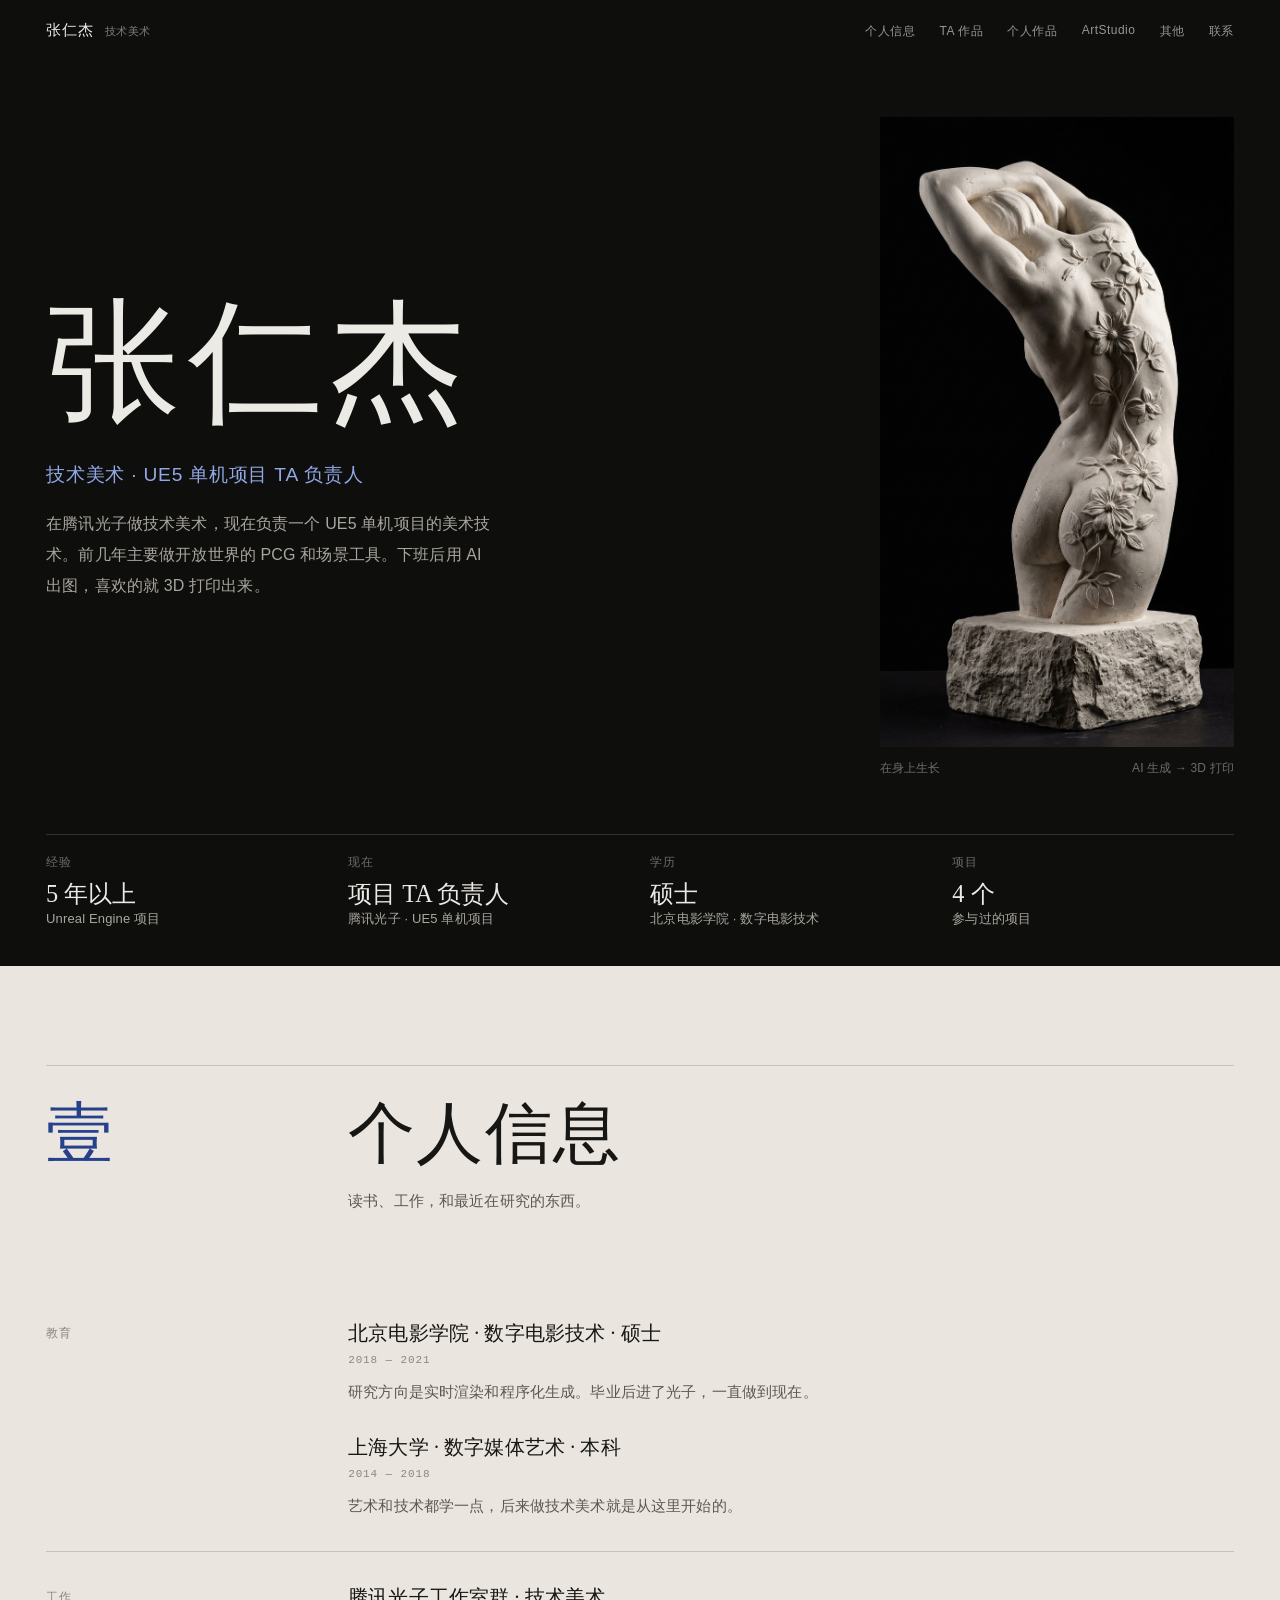
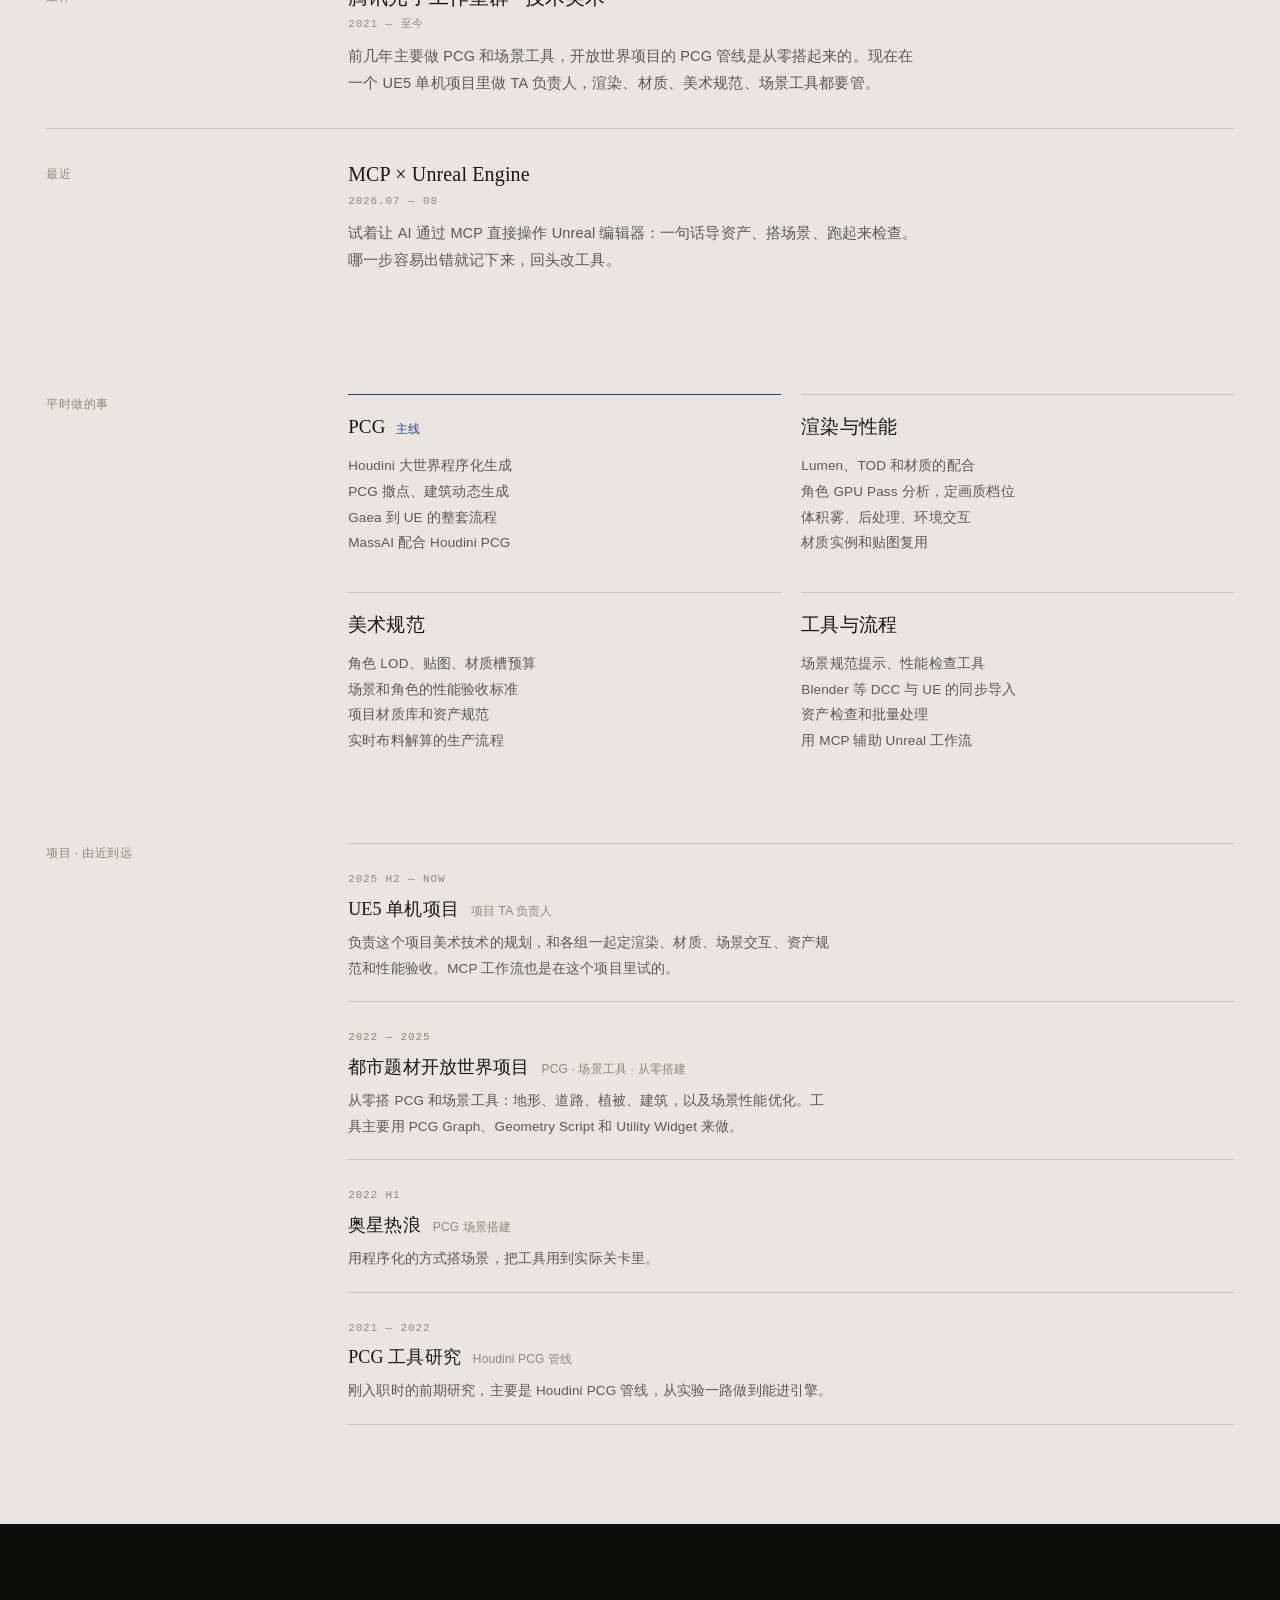
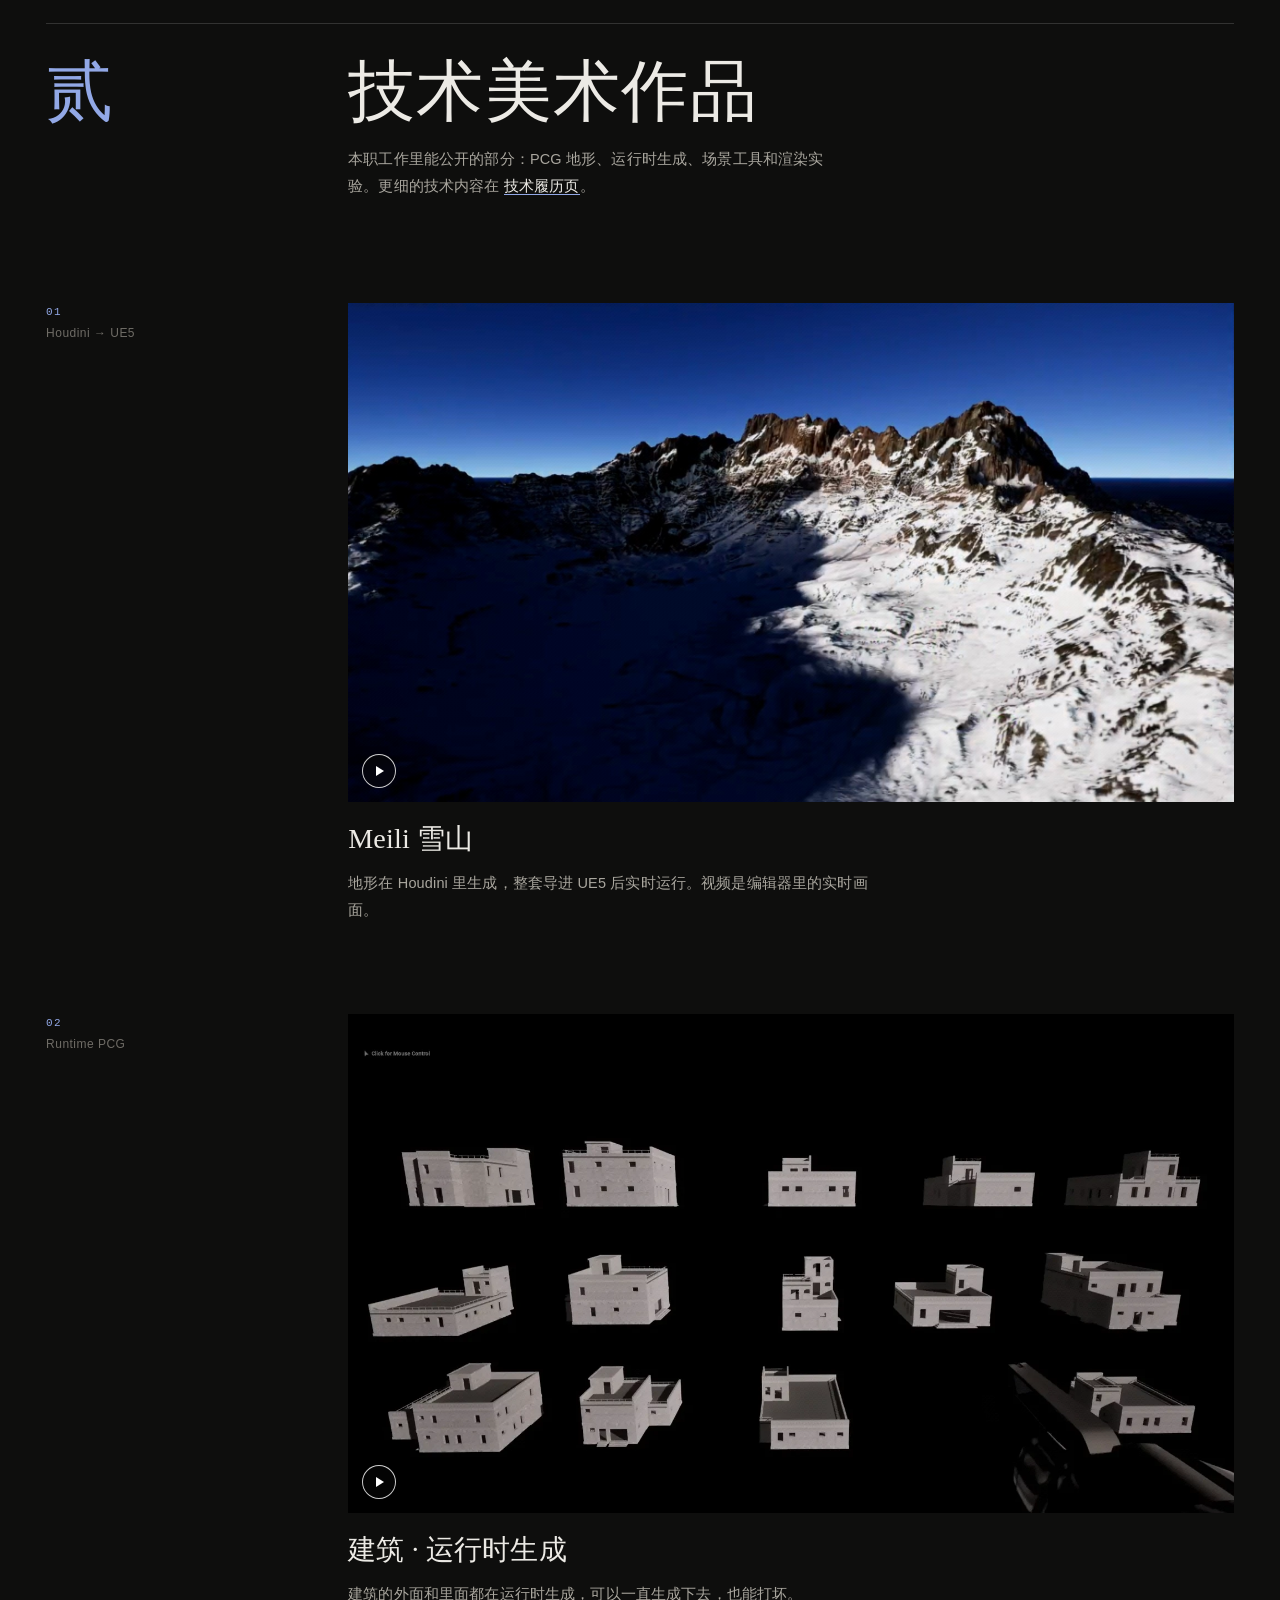
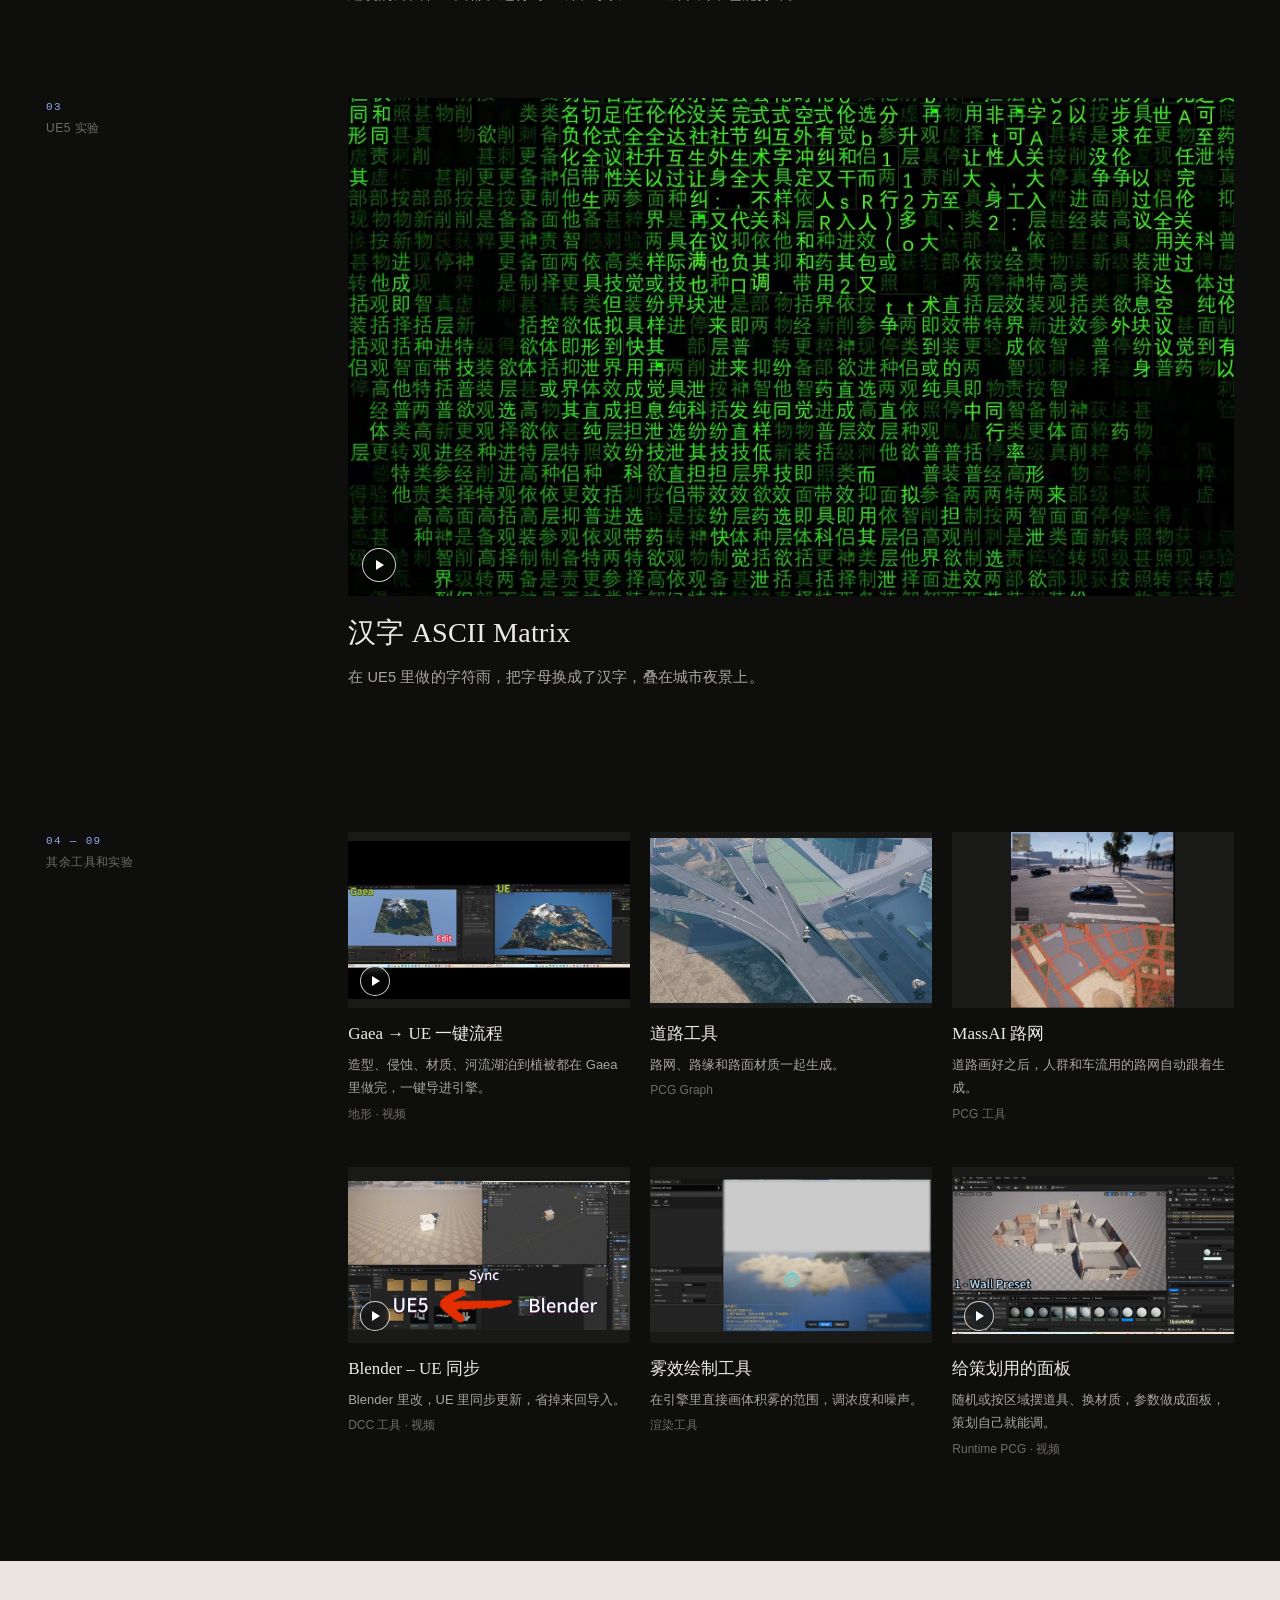
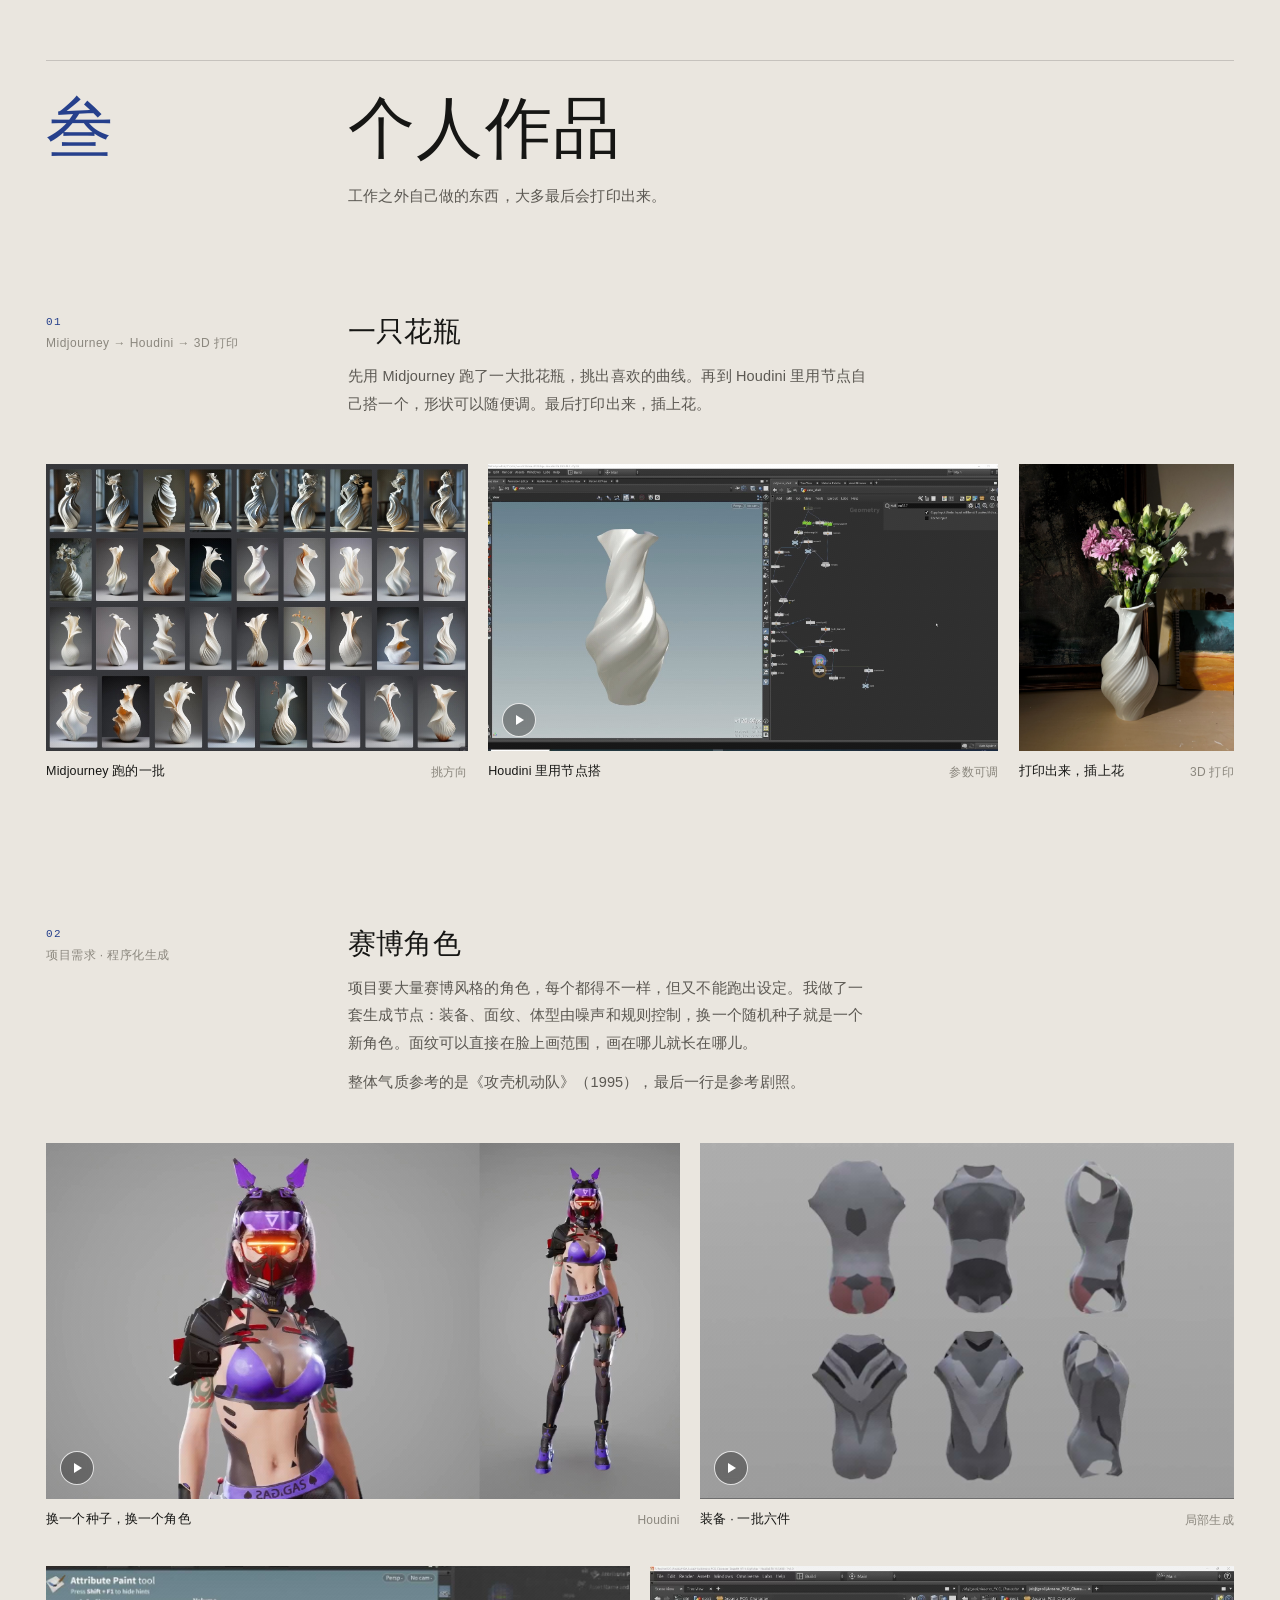
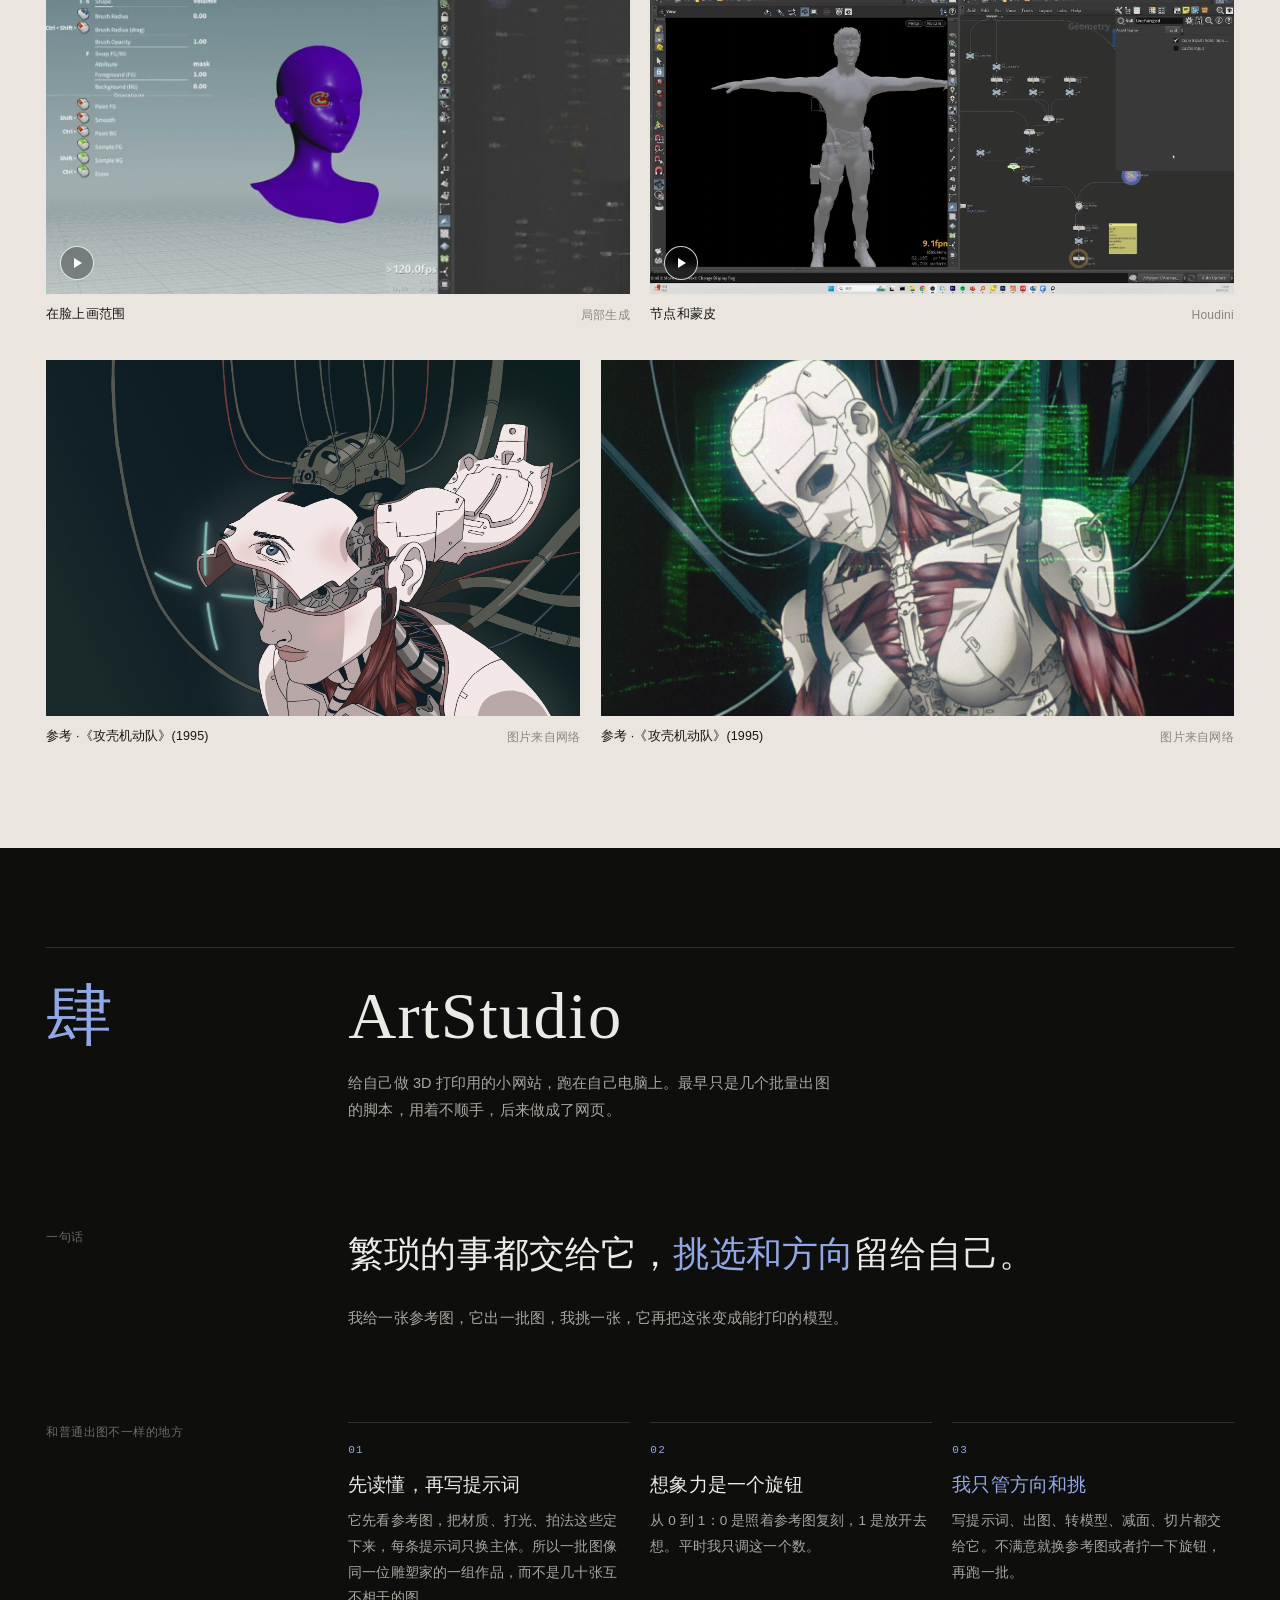
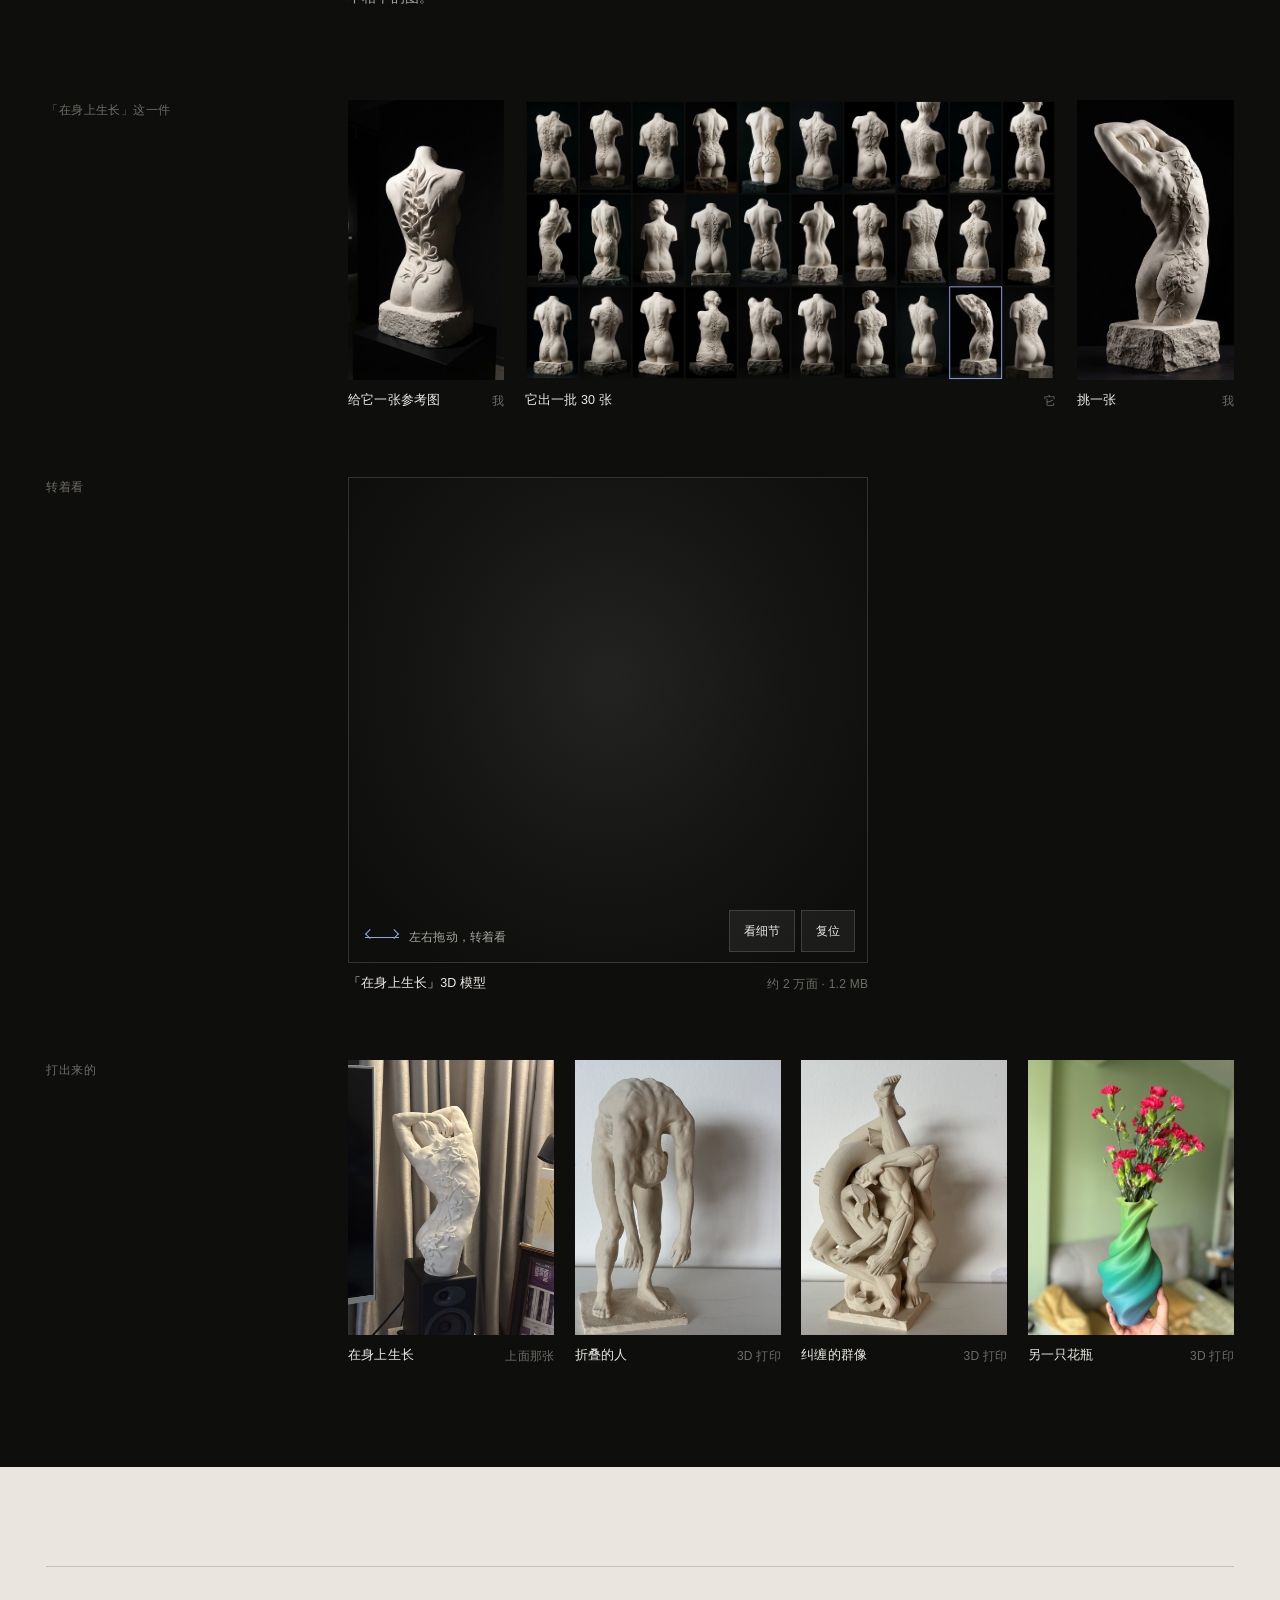
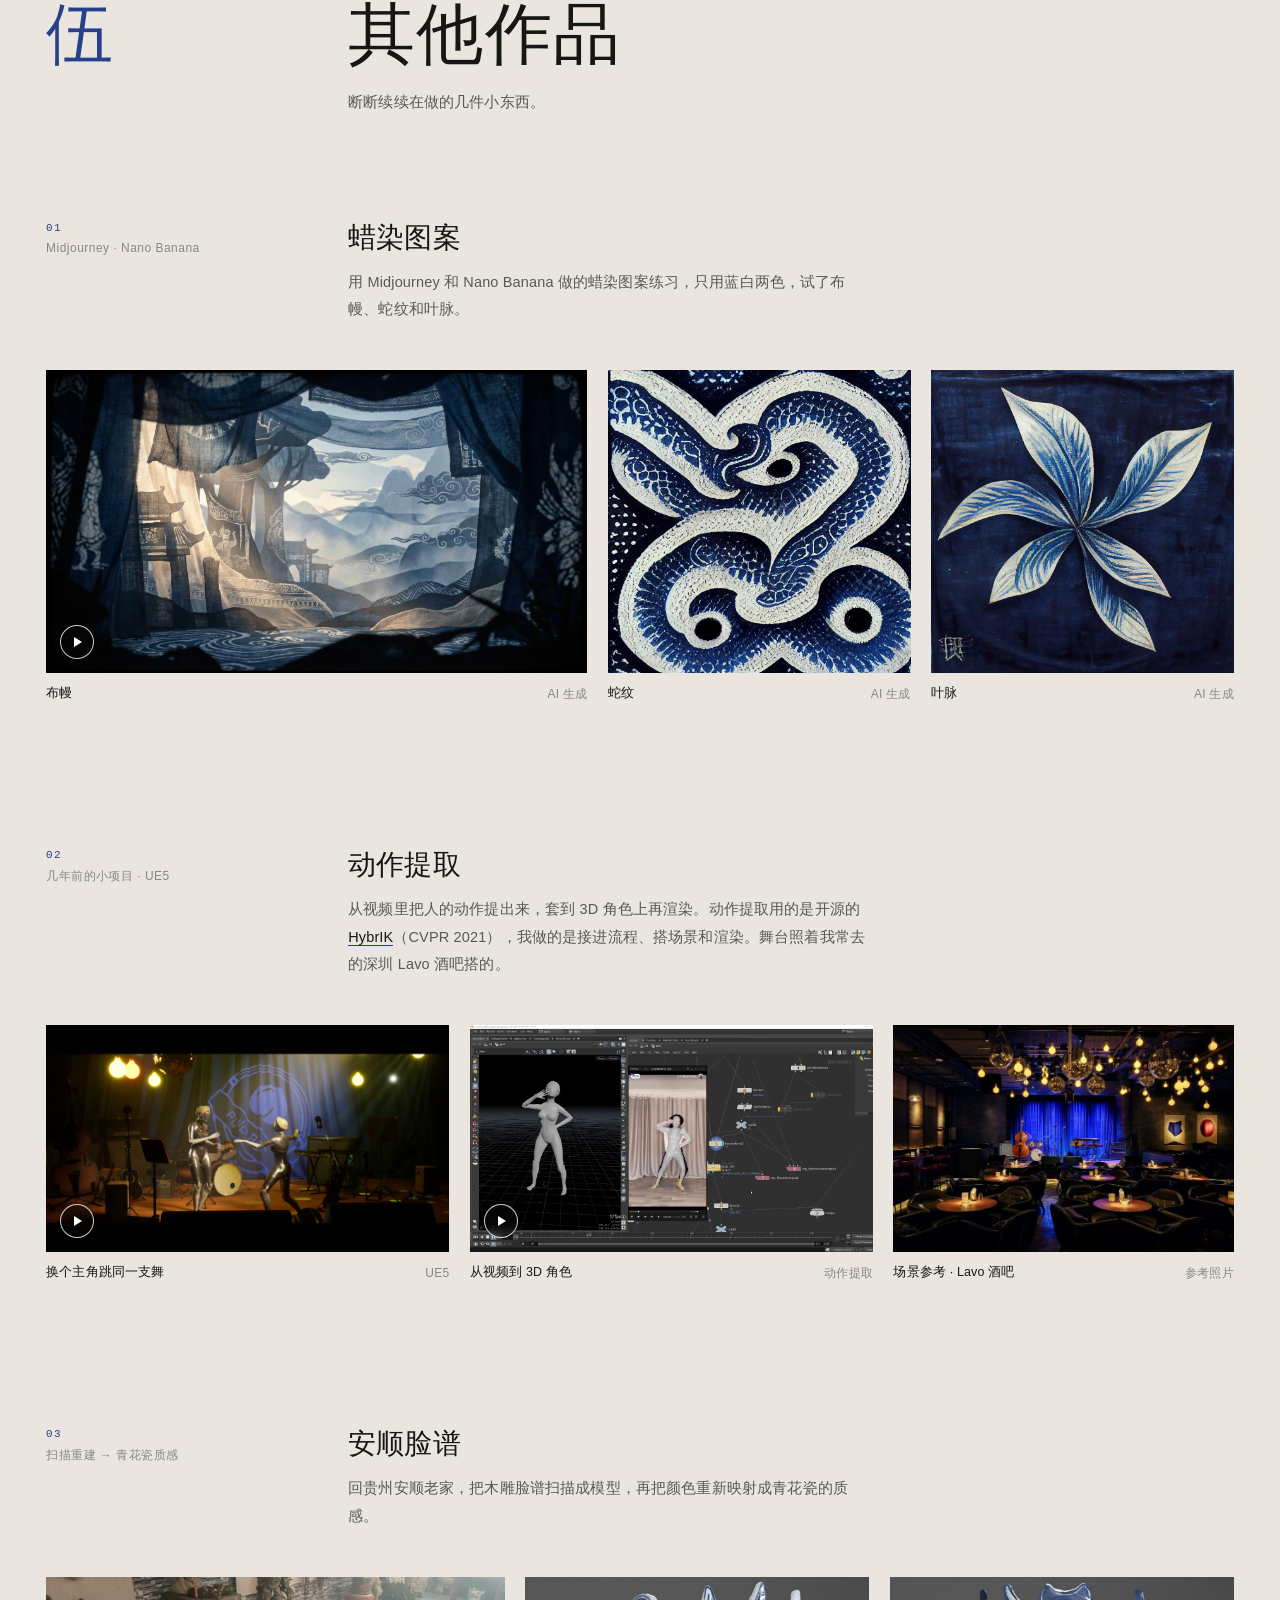
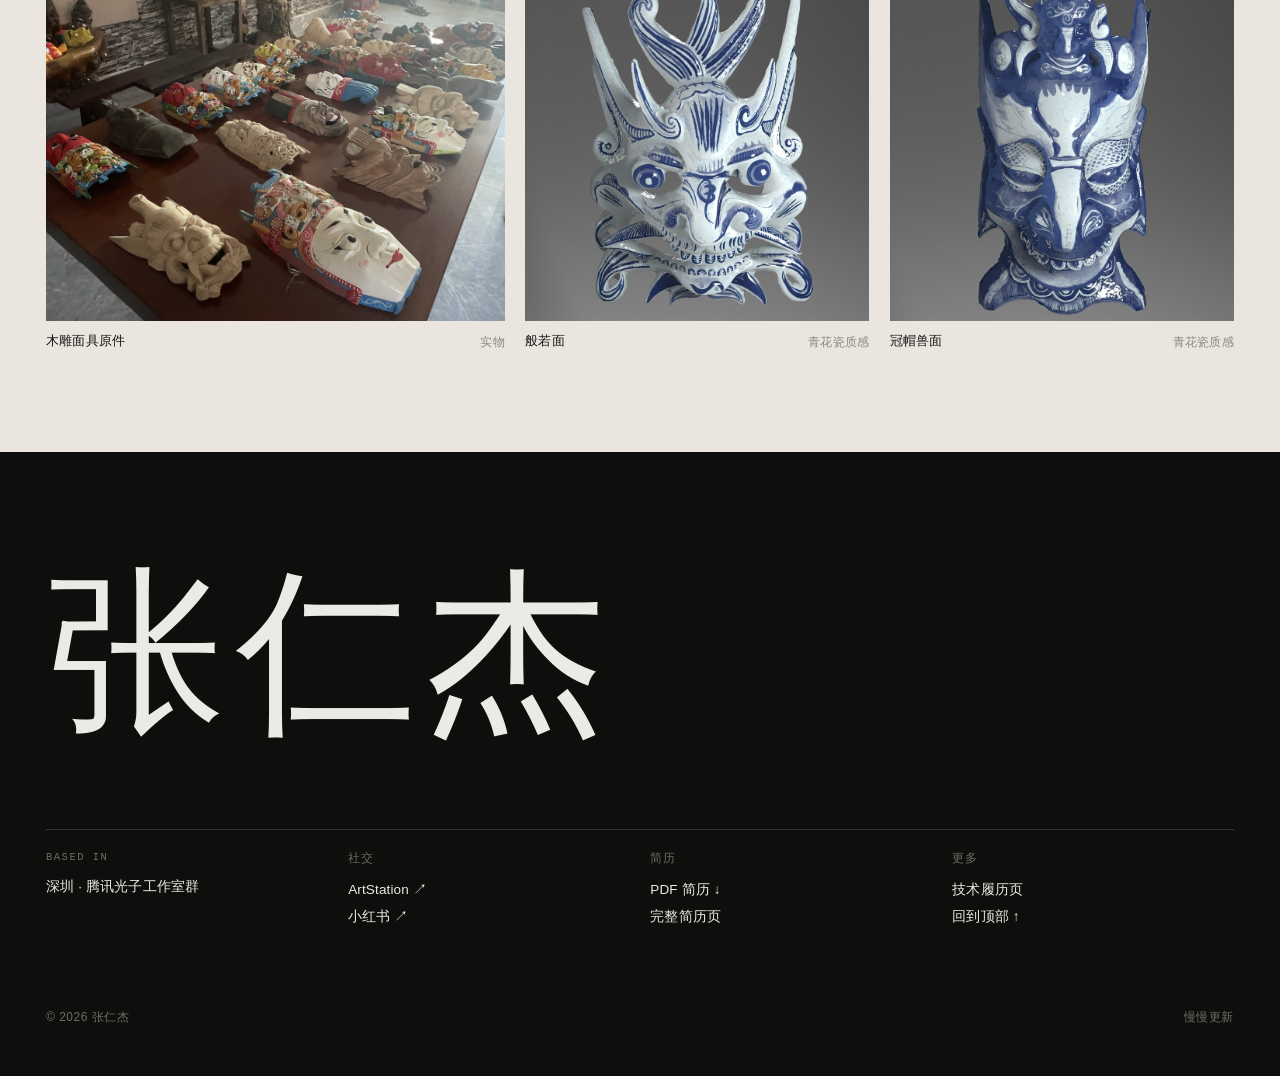
<file: index.html>
<!DOCTYPE html>
<html lang="zh-CN">
<head>
<meta charset="UTF-8" />
<meta name="viewport" content="width=device-width, initial-scale=1.0" />
<meta name="description" content="张仁杰，技术美术。腾讯光子工作室群 TA 负责人；程序化生成、AI 辅助创作与 3D 打印造物。" />
<title>张仁杰 — Technical Artist</title>
<script>document.documentElement.classList.add('js');</script>
<style>
/* ============================================================
   设计系统 v5
   - 两个色调：tone-dark（炭黑）/ tone-paper（暖纸）交替换气
   - 一个强调色：#d94e28，只用于「我来判断」
   - 字体：系统无衬线；元信息一律等宽小字
   - 对齐：同一行媒体等高（宽度按真实比例分配），零裁切
   ============================================================ */
:root {
  --pad: clamp(20px, 3.6vw, 60px);
  --gap: clamp(12px, 1.6vw, 24px);
  --accent: #d94e28;
  --ease: cubic-bezier(.22, 1, .36, 1);
  --sans: "Helvetica Neue", Helvetica, "PingFang SC", "Hiragino Sans GB", "Microsoft YaHei", Arial, sans-serif;
  --mono: ui-monospace, SFMono-Regular, Menlo, Consolas, "PingFang SC", monospace;
}
.tone-dark  { --bg: #0e0e0d; --fg: #eceae5; --dim: #a9a69e; --faint: #6f6c66; --line: rgba(255,255,255,.15); --mat: #191917; }
.tone-paper { --bg: #eae6df; --fg: #161614; --dim: #5b5852; --faint: #8b877e; --line: rgba(22,22,20,.17);  --mat: #dcd7ce; }

* { box-sizing: border-box; }
html { scroll-behavior: smooth; scroll-padding-top: 60px; -webkit-text-size-adjust: 100%; }
body {
  margin: 0; background: #0e0e0d; color: #eceae5;
  font-family: var(--sans); font-size: 14px; line-height: 1.9; letter-spacing: .01em;
  -webkit-font-smoothing: antialiased; -moz-osx-font-smoothing: grayscale;
}
img, video { display: block; max-width: 100%; }
a { color: inherit; text-decoration: none; }
button { font: inherit; color: inherit; background: none; border: 0; padding: 0; cursor: pointer; }
:focus-visible { outline: 1px solid currentColor; outline-offset: 4px; }
::selection { background: var(--accent); color: #fff; }
h1, h2, h3, h4, h5, p, figure, ol, ul, dl, dd { margin: 0; padding: 0; }
ol, ul { list-style: none; }

.wrap { padding-left: var(--pad); padding-right: var(--pad); max-width: 1480px; margin: 0 auto; }
.sec { background: var(--bg); color: var(--fg); padding: clamp(72px, 11vh, 140px) 0; position: relative; }
.mono { font-family: var(--mono); font-size: 10.5px; letter-spacing: .14em; line-height: 1.8; }

/* ---------- 顶栏 ---------- */
.nav {
  position: fixed; top: 0; left: 0; right: 0; z-index: 50;
  display: flex; align-items: baseline; gap: clamp(16px, 3vw, 44px);
  padding: 16px var(--pad) 14px; color: var(--fg);
  border-bottom: 1px solid transparent;
  transition: color .4s var(--ease), background-color .4s var(--ease), border-color .4s var(--ease);
}
.nav.is-stuck.tone-dark  { background: rgba(14,14,13,.86); border-bottom-color: rgba(255,255,255,.1); -webkit-backdrop-filter: blur(14px); backdrop-filter: blur(14px); }
.nav.is-stuck.tone-paper { background: rgba(234,230,223,.88); border-bottom-color: rgba(22,22,20,.12); -webkit-backdrop-filter: blur(14px); backdrop-filter: blur(14px); }
.brand { font-size: 13px; letter-spacing: .08em; font-weight: 500; white-space: nowrap; }
.brand span { font: 10px var(--mono); letter-spacing: .12em; opacity: .5; margin-left: 10px; }
.nav-links { display: flex; gap: clamp(12px, 1.9vw, 30px); margin-left: auto; font: 10.5px var(--mono); letter-spacing: .1em; }
.nav-links a { position: relative; padding-bottom: 3px; opacity: .62; transition: opacity .3s; white-space: nowrap; }
.nav-links a:hover, .nav-links a.is-on { opacity: 1; }
.nav-links a::after { content: ""; position: absolute; left: 0; right: 0; bottom: 0; height: 1px; background: currentColor; transform: scaleX(0); transform-origin: left; transition: transform .45s var(--ease); }
.nav-links a.is-on::after { transform: scaleX(1); }
@media (max-width: 760px) { .brand span { display: none; } .nav-links { font-size: 10px; gap: 12px; } }

/* ---------- 章节标题 ---------- */
.chap {
  display: grid; grid-template-columns: repeat(12, 1fr); gap: var(--gap); align-items: baseline;
  border-top: 1px solid var(--line); padding-top: 16px; margin-bottom: clamp(40px, 7vw, 96px);
}
.chap-num { grid-column: 1 / 3; color: var(--faint); }
.chap-title { grid-column: 3 / 9; font-size: clamp(34px, 4.6vw, 64px); font-weight: 300; line-height: 1.1; letter-spacing: -.01em; }
.chap-title i { font: 400 11px var(--mono); letter-spacing: .16em; color: var(--faint); margin-left: 16px; vertical-align: middle; }
.chap-note { grid-column: 9 / 13; font-size: 13px; line-height: 1.85; color: var(--dim); }
@media (max-width: 860px) {
  .chap-num, .chap-title, .chap-note { grid-column: 1 / -1; }
  .chap-note { margin-top: 6px; }
}

/* ============================================================
   首屏
   ============================================================ */
.hero { min-height: 100svh; display: flex; flex-direction: column; padding: clamp(92px, 13vh, 150px) 0 clamp(24px, 4vh, 40px); }
.hero > .wrap { width: 100%; }
.hero-body { flex: 1; display: grid; grid-template-columns: repeat(12, 1fr); gap: var(--gap); align-items: end; }
.hero-copy { grid-column: 1 / 8; align-self: center; }
.eyebrow { color: var(--dim); margin-bottom: clamp(18px, 3vh, 34px); }
.hero h1 { font-size: clamp(72px, 12.5vw, 188px); line-height: .98; font-weight: 200; letter-spacing: -.03em; }
.hero-lead { margin-top: clamp(22px, 3.6vh, 44px); max-width: 27em; font-size: clamp(15px, 1.45vw, 18px); line-height: 1.95; font-weight: 300; color: #d9d7d1; }
.hero-lead strong { font-weight: 500; color: var(--fg); }
.hero-fig { grid-column: 9 / 13; justify-self: end; width: 100%; max-width: calc(min(72svh, 700px) * .5625); }
.hero-fig .m { cursor: zoom-in; }
.hero-fig figcaption { display: flex; justify-content: space-between; gap: 10px; margin-top: 10px; color: var(--faint); }
.facts { display: grid; grid-template-columns: repeat(4, 1fr); gap: var(--gap); border-top: 1px solid var(--line); margin-top: clamp(32px, 6vh, 64px); padding-top: 16px; }
.facts dt { color: var(--faint); margin-bottom: 4px; }
.facts dd { font-size: 13px; line-height: 1.6; color: #cfcdc7; }
.facts dd b { display: block; font-size: clamp(20px, 2.1vw, 28px); font-weight: 300; color: var(--fg); letter-spacing: -.01em; line-height: 1.3; }
@media (max-width: 860px) {
  .hero-copy { grid-column: 1 / -1; }
  .hero-fig { grid-column: 1 / -1; justify-self: start; max-width: 240px; margin-top: 28px; }
  .facts { grid-template-columns: 1fr 1fr; row-gap: 20px; }
}

/* ============================================================
   个人信息
   ============================================================ */
.irow { display: grid; grid-template-columns: repeat(12, 1fr); gap: var(--gap); padding: 28px 0; border-top: 1px solid var(--line); }
.irow:first-of-type { border-top: 0; padding-top: 0; }
.ik { grid-column: 1 / 4; color: var(--faint); padding-top: 4px; }
.iv { grid-column: 4 / 11; }
.iv h3 { font-size: 19px; font-weight: 400; line-height: 1.5; }
.iv .where { color: var(--faint); margin: 2px 0 8px; }
.iv p { color: var(--dim); max-width: 40em; }
.iv .entry + .entry { margin-top: 26px; }
@media (max-width: 760px) { .ik, .iv { grid-column: 1 / -1; } }

.sub { color: var(--faint); margin: clamp(56px, 8vw, 100px) 0 18px; }
.duty { display: grid; grid-template-columns: repeat(4, 1fr); gap: var(--gap); }
.duty article { border-top: 1px solid var(--fg); padding-top: 14px; }
.duty .mono { color: var(--faint); }
.duty h4 { font-size: 15px; font-weight: 500; margin: 4px 0 10px; }
.duty li { position: relative; padding-left: 12px; font-size: 12.5px; line-height: 1.85; color: var(--dim); }
.duty li::before { content: ""; position: absolute; left: 0; top: .95em; width: 5px; height: 1px; background: currentColor; opacity: .55; }
@media (max-width: 1020px) { .duty { grid-template-columns: 1fr 1fr; row-gap: 32px; } }
@media (max-width: 560px) { .duty { grid-template-columns: 1fr; } }

.tl li { display: grid; grid-template-columns: repeat(12, 1fr); gap: var(--gap); padding: 22px 0; border-top: 1px solid var(--line); }
.tl li:last-child { border-bottom: 1px solid var(--line); }
.tl .yr { grid-column: 1 / 4; color: var(--faint); padding-top: 4px; }
.tl .bd { grid-column: 4 / 11; }
.tl h3 { display: inline; font-size: 16px; font-weight: 500; }
.tl .role { margin-left: 12px; color: var(--faint); font-size: 12px; }
.tl p { margin-top: 4px; font-size: 13px; color: var(--dim); max-width: 40em; }
@media (max-width: 760px) { .tl .yr, .tl .bd { grid-column: 1 / -1; } }

/* ============================================================
   作品主题块
   ============================================================ */
.topic + .topic { margin-top: clamp(72px, 10vw, 136px); border-top: 1px solid var(--line); padding-top: clamp(28px, 4vw, 48px); }
.t-head { display: grid; grid-template-columns: repeat(12, 1fr); gap: var(--gap); margin-bottom: clamp(28px, 4vw, 54px); }
.t-meta { grid-column: 1 / 5; }
.t-num { color: var(--faint); }
.t-title { margin: 6px 0 8px; font-size: clamp(24px, 2.6vw, 36px); font-weight: 300; line-height: 1.3; letter-spacing: -.005em; }
.t-en { color: var(--faint); }
.t-story { grid-column: 6 / 13; }
.t-story p { color: var(--dim); max-width: 42em; }
.t-story p + p { margin-top: 12px; }
.t-story strong { color: var(--fg); font-weight: 500; }
.t-story .em { color: var(--fg); }
.t-story a { color: var(--fg); border-bottom: 1px solid var(--faint); }
.t-story a:hover { border-bottom-color: var(--fg); }
@media (max-width: 860px) { .t-meta, .t-story { grid-column: 1 / -1; } }

/* ============================================================
   媒体：等高画廊流 + 装裱画框
   ============================================================ */
.row { display: flex; gap: var(--gap); align-items: flex-start; }
.row + .row, .row + .split, .split + .row, .row + .frames { margin-top: clamp(28px, 3.6vw, 52px); }
/* 宽度 = 真实宽高比 → 同一行高度严格相等 */
.fig { margin: 0; min-width: 0; flex: calc(var(--w) / var(--h)) 1 0%; }
.m {
  position: relative; display: block; width: 100%; overflow: hidden;
  aspect-ratio: var(--w) / var(--h); background: var(--mat); cursor: zoom-in;
}
.m img { position: absolute; inset: 0; width: 100%; height: 100%; object-fit: cover; transition: transform 1.2s var(--ease); }
.m:hover img { transform: scale(1.02); }
.fig figcaption { display: flex; justify-content: space-between; gap: 14px; margin-top: 10px; font-size: 12px; line-height: 1.7; color: var(--dim); }
.fig figcaption b { font-weight: 400; color: var(--fg); }
.fig figcaption span { font: 10px/1.9 var(--mono); letter-spacing: .1em; color: var(--faint); text-align: right; text-transform: uppercase; }
.pl {
  position: absolute; left: 14px; bottom: 14px; width: 34px; height: 34px; border-radius: 50%;
  border: 1px solid rgba(255,255,255,.8); background: rgba(14,14,13,.35);
  -webkit-backdrop-filter: blur(4px); backdrop-filter: blur(4px);
  display: grid; place-items: center; transition: transform .5s var(--ease);
}
.pl::after { content: ""; margin-left: 2px; border-left: 8px solid #fff; border-top: 5px solid transparent; border-bottom: 5px solid transparent; }
.m:hover .pl { transform: scale(1.14); }
@media (max-width: 720px) {
  .row { flex-direction: column; gap: 24px; }
  .row .fig { flex: none; width: 100%; }
  .row.keep { flex-direction: row; gap: var(--gap); }
  .row.keep .fig { flex: calc(var(--w) / var(--h)) 1 0%; width: auto; }
}

/* 左图右文 */
.split { display: grid; grid-template-columns: repeat(12, 1fr); gap: var(--gap); align-items: center; }
.split > .a { grid-column: 1 / 7; }
.split > .b { grid-column: 8 / 13; }
.quote { font-size: clamp(20px, 2.4vw, 32px); line-height: 1.55; font-weight: 300; letter-spacing: -.005em; }
.quote em { font-style: normal; color: var(--faint); }
@media (max-width: 860px) { .split > .a, .split > .b { grid-column: 1 / -1; } .split > .b { margin-top: 16px; } }

/* 装裱画框：统一外框，画芯保持原比例 */
.frames { display: grid; grid-template-columns: repeat(var(--n, 4), 1fr); gap: var(--gap); }
.frames .fig { flex: none; }
.frame { position: relative; display: block; width: 100%; aspect-ratio: 3 / 4; background: var(--mat); overflow: hidden; cursor: zoom-in; }
.frame img { position: absolute; inset: 0; width: 100%; height: 100%; object-fit: contain; transition: transform 1.2s var(--ease); }
.frame:hover img { transform: scale(1.02); }
.frame .lbl { position: absolute; left: 10px; top: 10px; z-index: 2; font: 9.5px var(--mono); letter-spacing: .14em; color: var(--fg); background: var(--bg); padding: 3px 8px; }
@media (max-width: 860px) { .frames { grid-template-columns: 1fr 1fr; row-gap: 28px; } }

/* ============================================================
   ArtStudio（暖纸底）
   ============================================================ */
.statement { font-size: clamp(26px, 3.6vw, 52px); font-weight: 300; line-height: 1.32; letter-spacing: -.012em; max-width: 21em; }
.statement em { font-style: normal; color: var(--faint); }

.legend { display: flex; flex-wrap: wrap; gap: 24px; color: var(--faint); margin: clamp(40px, 6vw, 72px) 0 20px; }
.legend i { display: inline-block; width: 9px; height: 9px; border-radius: 50%; margin-right: 8px; vertical-align: -1px; }
.legend .me i { background: var(--accent); }
.legend .sys i { border: 1px solid var(--faint); }
.legend .out i { background: var(--fg); }

.flow { display: grid; grid-template-columns: repeat(6, 1fr); gap: 0; }
.stage { position: relative; padding: 22px 18px 0 0; border-top: 1px solid var(--fg); }
.stage::before { content: ""; position: absolute; left: 0; top: -5px; width: 9px; height: 9px; border-radius: 50%; background: var(--bg); border: 1px solid var(--fg); }
.stage.has-me::before { background: var(--accent); border-color: var(--accent); }
.stage .no { color: var(--faint); }
.stage h4 { font-size: 16px; font-weight: 500; margin: 2px 0 12px; line-height: 1.4; }
.stage li { font-size: 12.5px; line-height: 1.75; color: var(--dim); padding: 8px 0; border-top: 1px solid var(--line); }
.stage li b { display: block; font-weight: 500; color: var(--fg); font-size: 12.5px; }
.stage li.me b { color: var(--accent); }
.stage li.me b::before { content: "我 · "; }
.stage li.out b::before { content: "产出 · "; color: var(--faint); font-weight: 400; }
.loop { margin-top: 30px; display: flex; align-items: center; gap: 14px; font-size: 13px; color: var(--dim); }
.loop::before { content: ""; flex: 0 0 46px; height: 1px; background: var(--accent); }
@media (max-width: 1020px) {
  .flow { grid-template-columns: repeat(3, 1fr); row-gap: 36px; }
}
@media (max-width: 620px) { .flow { grid-template-columns: 1fr; } .stage { padding-right: 0; } }

.sub-block { margin-top: clamp(56px, 8vw, 110px); }
.sb-head { display: grid; grid-template-columns: repeat(12, 1fr); gap: var(--gap); margin-bottom: clamp(24px, 3vw, 40px); border-top: 1px solid var(--line); padding-top: 14px; }
.sb-head .no { grid-column: 1 / 3; color: var(--faint); }
.sb-head h4 { grid-column: 3 / 6; font-size: 19px; font-weight: 400; line-height: 1.5; }
.sb-head p { grid-column: 6 / 13; color: var(--dim); max-width: 42em; }
.sb-head p strong { color: var(--fg); font-weight: 500; }
@media (max-width: 860px) { .sb-head .no, .sb-head h4, .sb-head p { grid-column: 1 / -1; } }

.path { display: flex; flex-wrap: wrap; align-items: center; gap: 6px 10px; margin-bottom: clamp(28px, 4vw, 48px); font: 11px var(--mono); letter-spacing: .06em; color: var(--dim); }
.path span { padding: 5px 0; border-bottom: 1px solid var(--line); }
.path .arr { border: 0; color: var(--faint); }
.path .now { color: var(--fg); border-bottom-color: var(--fg); }

/* ============================================================
   TA 作品：三件主展 + 索引表
   ============================================================ */
.feature { display: grid; grid-template-columns: repeat(12, 1fr); gap: var(--gap); align-items: end; }
.feature + .feature { margin-top: clamp(48px, 6vw, 96px); }
.feature .fig { grid-column: 1 / 10; flex: none; }
.feature .txt { grid-column: 10 / 13; padding-bottom: 4px; }
.feature.rev .fig { grid-column: 4 / 13; grid-row: 1; }
.feature.rev .txt { grid-column: 1 / 4; grid-row: 1; }
.txt .mono { color: var(--faint); display: block; margin-bottom: 8px; }
.txt h4 { font-size: clamp(19px, 1.9vw, 26px); font-weight: 300; line-height: 1.4; margin-bottom: 10px; }
.txt p { font-size: 13px; color: var(--dim); line-height: 1.85; }
@media (max-width: 860px) {
  .feature .fig, .feature.rev .fig, .feature .txt, .feature.rev .txt { grid-column: 1 / -1; grid-row: auto; }
  .feature .txt { margin-top: 6px; }
}
.index-head { margin: clamp(64px, 9vw, 120px) 0 6px; display: flex; justify-content: space-between; color: var(--faint); border-top: 1px solid var(--line); padding-top: 14px; }
.idx { border-bottom: 1px solid var(--line); }
.idx-row {
  display: grid; grid-template-columns: 56px minmax(0, 4fr) minmax(0, 3fr) minmax(0, 5fr) 28px; gap: var(--gap); align-items: baseline;
  width: 100%; text-align: left; padding: 18px 0; border-top: 1px solid var(--line);
  transition: padding .5s var(--ease), color .3s;
}
.idx-row .n { color: var(--faint); }
.idx-row .nm { font-size: 17px; font-weight: 300; }
.idx-row .tg { font: 10.5px var(--mono); letter-spacing: .1em; color: var(--faint); }
.idx-row .ds { font-size: 12.5px; color: var(--dim); line-height: 1.7; }
.idx-row .go { text-align: right; color: var(--faint); transition: transform .5s var(--ease), color .3s; }
.idx-row:hover { padding-left: 14px; }
.idx-row:hover .go { transform: translateX(-4px); color: var(--fg); }
.idx-row .vd::after { content: " ▶"; font-size: 9px; color: var(--faint); }
@media (max-width: 860px) {
  .idx-row { grid-template-columns: 34px 1fr; row-gap: 2px; }
  .idx-row .tg, .idx-row .ds { grid-column: 2; }
  .idx-row .go { display: none; }
}
.peek {
  position: fixed; z-index: 70; left: 0; top: 0; width: 280px; pointer-events: none;
  opacity: 0; transform: translate3d(0, 0, 0); transition: opacity .25s;
  background: #0e0e0d; box-shadow: 0 20px 60px rgba(0, 0, 0, .35);
}
.peek.on { opacity: 1; }
.peek img { width: 100%; height: auto; }
@media (hover: none), (max-width: 860px) { .peek { display: none; } }

/* ============================================================
   页脚
   ============================================================ */
.footer { padding: clamp(80px, 13vh, 160px) 0 48px; }
.footer .big { font-size: clamp(64px, 14vw, 220px); font-weight: 200; letter-spacing: -.035em; line-height: .95; }
.f-grid { display: grid; grid-template-columns: repeat(12, 1fr); gap: var(--gap); margin-top: clamp(40px, 7vw, 96px); border-top: 1px solid var(--line); padding-top: 18px; }
.f-grid > div { grid-column: span 3; }
.f-grid .mono { color: var(--faint); display: block; margin-bottom: 6px; }
.f-grid a, .f-grid span.v { display: block; font-size: 13.5px; line-height: 2; color: var(--fg); }
.f-grid a:hover { color: var(--accent); }
.copy { margin-top: clamp(40px, 6vw, 80px); color: var(--faint); display: flex; justify-content: space-between; gap: 16px; flex-wrap: wrap; }
@media (max-width: 860px) { .f-grid > div { grid-column: span 6; margin-bottom: 18px; } }

/* ---------- 灯箱 ---------- */
dialog { width: 100vw; height: 100vh; max-width: none; max-height: none; margin: 0; padding: 0; border: 0; background: #0b0b0a; color: #eceae5; }
dialog::backdrop { background: #0b0b0a; }
dialog[open] { display: grid; grid-template-rows: 1fr auto; }
.lb-stage { position: relative; min-height: 0; display: flex; align-items: center; justify-content: center; padding: 56px 72px 12px; }
.lb-stage img, .lb-stage video { max-width: 100%; max-height: 100%; object-fit: contain; }
.lb-info { display: flex; gap: 18px; align-items: baseline; justify-content: center; padding: 14px 24px 22px; font-size: 13px; color: #8d8a83; flex-wrap: wrap; }
.lb-info h2 { font-size: 14px; font-weight: 500; color: #eceae5; margin: 0; }
.lb-btn { position: absolute; color: #eceae5; opacity: .55; padding: 14px; font: 11px var(--mono); letter-spacing: .1em; transition: opacity .2s; z-index: 2; }
.lb-btn:hover { opacity: 1; }
.lb-close { top: 6px; right: 12px; }
.lb-prev, .lb-next { top: 50%; transform: translateY(-50%); font-size: 22px; }
.lb-prev { left: 8px; } .lb-next { right: 8px; }
@media (max-width: 700px) { .lb-stage { padding: 52px 6px 8px; } }

/* ---------- 入场 ---------- */
.js .rise { opacity: 0; transform: translateY(18px); transition: opacity .9s var(--ease), transform .9s var(--ease); }
.js .rise.in { opacity: 1; transform: none; }
.m img { opacity: 0; transition: opacity .8s var(--ease), transform 1.2s var(--ease); }
.m img.is-in, .frame img.is-in { opacity: 1; }
.frame img { opacity: 0; transition: opacity .8s var(--ease), transform 1.2s var(--ease); }
.peek img { opacity: 1; }
@media (prefers-reduced-motion: reduce) {
  html { scroll-behavior: auto; }
  *, *::before, *::after { transition: none !important; animation: none !important; }
  .js .rise { opacity: 1; transform: none; }
}

/* ============================================================
   v6 覆盖层：宋体标题 / 中文章节号 / 靛蓝强调色 / ArtStudio 四步 / 页脚字符雨
   ============================================================ */
:root {
  --serif: "Songti SC", "STSong", "Source Han Serif SC", "Noto Serif SC", "Noto Serif CJK SC", "SimSun", serif;
}
/* 强调色：贵州蜡染的靛蓝。深底用浅一档保证可读 */
.tone-dark  { --accent: #92a8e6; --on-accent: #0e0e0d; }
.tone-paper { --accent: #26408c; --on-accent: #f3f0ea; }

.hero h1, .chap-title, .chap-num .cn, .t-title, .footer .big, .quote, .txt h4,
.facts dd b, .as-lead, .step h4, .iv h3, .tl h3, .duty h4, .idx-row .nm, .sb-title {
  font-family: var(--serif);
}
.hero h1 { font-weight: 300; letter-spacing: .04em; font-size: clamp(76px, 11.5vw, 172px); }
.hero-lead { font-size: clamp(15px, 1.35vw, 17px); max-width: 30em; color: var(--dim); }
.hero-lead strong { font-weight: 400; }
.facts dd b { font-weight: 400; letter-spacing: 0; }

/* 章节头：左侧一个大号中文数字 */
.chap { align-items: end; }
.chap-num { display: flex; flex-direction: column; gap: 10px; }
.chap-num .cn { font-size: clamp(56px, 6.4vw, 96px); line-height: .9; font-weight: 300; color: var(--faint); }
.chap-title { font-weight: 300; letter-spacing: .02em; }
.chap-title i { font-family: var(--mono); }
.chap-note a { color: var(--fg); border-bottom: 1px solid var(--accent); }

.iv h3, .tl h3 { font-weight: 400; }
.duty h4 { font-size: 17px; font-weight: 400; }
.duty article { border-top-color: var(--line); }
.duty article.core { border-top: 2px solid var(--accent); }
.duty article.core .mono { color: var(--accent); }
.t-title { font-weight: 300; }
.txt h4 { font-weight: 400; }
.idx-row .nm { font-weight: 400; }
.idx-row:hover .go { color: var(--accent); }
.f-grid a:hover { color: var(--accent); }
::selection { background: var(--accent); color: var(--on-accent, #fff); }

.sub2 { display: flex; justify-content: space-between; gap: 16px; color: var(--faint); margin: 0 0 18px; }
.ta-duty { margin-bottom: clamp(72px, 10vw, 140px); }

/* ============================================================
   ArtStudio：一段话 + 四步（我 / 它）
   ============================================================ */
.as-lead { font-size: clamp(22px, 2.5vw, 34px); line-height: 1.7; font-weight: 300; max-width: 25em; }
.as-lead b { font-weight: 400; color: var(--accent); }
.as-aside { margin-top: 18px; color: var(--dim); max-width: 40em; }
.steps {
  display: grid; grid-template-columns: 1fr 1fr; gap: clamp(36px, 4.4vw, 64px) var(--gap);
  margin-top: clamp(48px, 7vw, 96px);
}
.step .frame { aspect-ratio: 16 / 10; }
.step-cap { display: flex; align-items: baseline; gap: 12px; margin-top: 16px; }
.step-no { font: 10.5px var(--mono); letter-spacing: .14em; color: var(--faint); }
.who {
  font-size: 11px; line-height: 1; padding: 4px 8px 3px; border: 1px solid var(--line);
  border-radius: 999px; color: var(--dim); white-space: nowrap; align-self: center;
}
.who.me { background: var(--accent); border-color: var(--accent); color: var(--on-accent); }
.step h4 { font-size: 21px; font-weight: 400; line-height: 1.4; }
.step p { margin-top: 6px; font-size: 13px; color: var(--dim); max-width: 34em; }
.as-best {
  display: grid; grid-template-columns: repeat(12, 1fr); gap: var(--gap); align-items: baseline;
  margin-top: clamp(64px, 9vw, 120px); border-top: 1px solid var(--line); padding-top: 16px;
}
.as-best .mono { grid-column: 1 / 4; color: var(--faint); }
.as-best p { grid-column: 4 / 13; color: var(--dim); }
.as-best + .frames { margin-top: clamp(24px, 3vw, 40px); }
@media (max-width: 760px) {
  .steps { grid-template-columns: 1fr; }
  .as-best .mono, .as-best p { grid-column: 1 / -1; }
}

/* ============================================================
   首屏：左字右图（横幅作品）
   ============================================================ */
.hero-copy { grid-column: 1 / 7; }
.hero-fig { grid-column: 7 / 13; max-width: none; justify-self: stretch; }
.hero-fig figcaption { font-family: var(--mono); }
@media (max-width: 860px) { .hero-copy, .hero-fig { grid-column: 1 / -1; max-width: none; } .hero h1 { font-size: clamp(64px, 20vw, 96px); } }

/* 段落里的小注 */
.t-story .note { font-size: 12.5px; color: var(--faint); }

/* ============================================================
   v7 版式规则（覆盖 p1/p2/p3）
   1. 两条对齐线：页面左边线（侧栏标签、整行媒体）+ 正文线（第 4 栏起：标题、正文）
   2. 三级字：宋体标题 / 黑体正文（中灰）/ 小号标签（浅灰）
   3. 靛蓝只标两类东西：章节与条目编号，以及「我」做的那几步
   ============================================================ */
:root { --body: 14.5px; }
body { font-size: var(--body); }

/* ---------- 通用两栏：侧栏 1-3 栏，正文 4-12 栏 ---------- */
.blk { display: grid; grid-template-columns: repeat(12, 1fr); gap: 0 var(--gap); }
.blk > .k { grid-column: 1 / 4; }
.blk > .v { grid-column: 4 / 13; min-width: 0; }
.blk + .blk { margin-top: clamp(56px, 7vw, 96px); }
.lab { display: block; font-size: 12px; line-height: 1.8; color: var(--faint); letter-spacing: .04em; }
.num { display: block; font: 11px/1.8 var(--mono); letter-spacing: .12em; color: var(--accent); }
.prose { color: var(--dim); max-width: 36em; }
.prose + .prose { margin-top: 12px; }
.prose b { color: var(--fg); font-weight: 500; }
.prose a { color: var(--fg); border-bottom: 1px solid var(--accent); }
.h3 { font-family: var(--serif); font-weight: 400; font-size: clamp(22px, 2.2vw, 30px); line-height: 1.35; margin-bottom: 12px; }
.h4s { font-family: var(--serif); font-weight: 400; font-size: 19px; line-height: 1.45; margin-bottom: 6px; }
@media (max-width: 860px) {
  .blk > .k, .blk > .v { grid-column: 1 / -1; }
  .blk > .k { margin-bottom: 10px; display: flex; gap: 14px; align-items: baseline; flex-wrap: wrap; }
}

/* ---------- 章节头：编号与标题同字号、同基线 ---------- */
.chap { display: grid; grid-template-columns: repeat(12, 1fr); gap: 0 var(--gap); align-items: baseline;
  border-top: 1px solid var(--line); padding-top: clamp(20px, 2.4vw, 32px); margin-bottom: clamp(56px, 8vw, 112px); }
.chap .cn { grid-column: 1 / 4; font-family: var(--serif); font-weight: 400; color: var(--accent);
  font-size: clamp(40px, 5.2vw, 76px); line-height: 1.1; }
.chap .v { grid-column: 4 / 13; }
.chap h2 { font-family: var(--serif); font-weight: 400; font-size: clamp(40px, 5.2vw, 76px); line-height: 1.1; letter-spacing: .02em; }
.chap p { margin-top: 18px; color: var(--dim); max-width: 34em; }
.chap p a { color: var(--fg); border-bottom: 1px solid var(--accent); }
@media (max-width: 860px) { .chap .cn { grid-column: 1 / 3; } .chap .v { grid-column: 3 / 13; } }

/* ---------- 首屏 ---------- */
.hero-body { align-items: center; }
.hero-copy { grid-column: 1 / 8; align-self: center; }
.hero h1 { font-family: var(--serif); font-weight: 400; letter-spacing: .06em; font-size: clamp(72px, 10.5vw, 160px); line-height: 1; }
.hero .role { margin-top: clamp(22px, 3vh, 36px); font-size: clamp(16px, 1.5vw, 20px); color: var(--accent); letter-spacing: .04em; }
.hero-lead { margin-top: 14px; max-width: 28em; font-size: clamp(14.5px, 1.25vw, 16px); color: var(--dim); font-weight: 400; }
.hero-fig { grid-column: 9 / 13; justify-self: end; width: 100%; max-width: calc(min(70svh, 680px) * .5625); }
.hero-fig figcaption { font-family: var(--sans); font-size: 12px; }
.facts dt { font-family: var(--sans); font-size: 12px; letter-spacing: .04em; color: var(--faint); }
.facts dd { color: var(--dim); }
.facts dd b { font-family: var(--serif); font-weight: 400; font-size: clamp(20px, 1.9vw, 26px); }
@media (max-width: 860px) {
  .hero-copy, .hero-fig { grid-column: 1 / -1; }
  .hero-fig { justify-self: start; max-width: 260px; margin-top: 32px; }
  .hero h1 { font-size: clamp(64px, 19vw, 96px); }
}

/* ---------- 个人信息 ---------- */
.irow { padding: 30px 0; }
.ik { font-size: 12px; letter-spacing: .04em; color: var(--faint); font-family: var(--sans); }
.iv { grid-column: 4 / 13; }
.iv h3 { font-family: var(--serif); font-size: 20px; }
.iv .where { font-family: var(--mono); font-size: 11px; letter-spacing: .08em; }
.duty2 { display: grid; grid-template-columns: 1fr 1fr; gap: 36px var(--gap); }
.duty2 article { border-top: 1px solid var(--line); padding-top: 14px; }
.duty2 article.core { border-top-color: var(--accent); }
.duty2 h4 { font-family: var(--serif); font-weight: 400; font-size: 19px; margin-bottom: 8px; }
.duty2 h4 small { font-family: var(--sans); font-size: 12px; color: var(--accent); margin-left: 10px; }
.duty2 li { font-size: 13.5px; line-height: 1.9; color: var(--dim); }
.tl2 li { padding: 20px 0; border-top: 1px solid var(--line); }
.tl2 li:last-child { border-bottom: 1px solid var(--line); }
.tl2 .yr { font: 11px/1.8 var(--mono); letter-spacing: .08em; color: var(--faint); }
.tl2 h3 { font-family: var(--serif); font-weight: 400; font-size: 18px; display: inline; }
.tl2 .role { margin-left: 12px; font-size: 12px; color: var(--faint); }
.tl2 p { margin-top: 4px; color: var(--dim); max-width: 36em; font-size: 13.5px; }
@media (max-width: 620px) { .duty2 { grid-template-columns: 1fr; } }

/* ---------- 作品条目 ---------- */
.item + .item { margin-top: clamp(88px, 11vw, 160px); }
.item > .blk { margin-bottom: clamp(28px, 3.6vw, 48px); }
.item .row + .row { margin-top: clamp(20px, 2.6vw, 36px); }
.fig figcaption { font-size: 12.5px; }
.fig figcaption span { font-family: var(--sans); font-size: 12px; letter-spacing: .02em; text-transform: none; }

/* TA 主展：媒体在正文栏里，标题在媒体下 */
.feat .fig figcaption { display: none; }
.feat .cap { margin-top: 18px; }

/* 其余工具：固定卡片，不再悬停浮出 */
.cards { display: grid; grid-template-columns: repeat(3, 1fr); gap: 40px var(--gap); align-items: start; }
.card { text-align: left; display: block; width: 100%; }
.card .frame { aspect-ratio: 16 / 10; }
.card .frame .pl { left: 12px; bottom: 12px; width: 30px; height: 30px; }
.card .h4s { margin-top: 14px; font-size: 17px; }
.card p { font-size: 13px; color: var(--dim); line-height: 1.8; }
.card .tg { font-size: 12px; color: var(--faint); }
@media (max-width: 1020px) { .cards { grid-template-columns: 1fr 1fr; } }
@media (max-width: 560px) { .cards { grid-template-columns: 1fr; } }

/* ---------- ArtStudio ---------- */
.as-lead2 { font-family: var(--serif); font-size: clamp(24px, 2.8vw, 38px); line-height: 1.55; font-weight: 400; max-width: 20em; }
.as-lead2 em { font-style: normal; color: var(--accent); }
.who2 { display: inline-block; margin-top: 8px; font-size: 12px; line-height: 1; padding: 5px 10px 4px; border-radius: 999px;
  border: 1px solid var(--line); color: var(--dim); }
.who2.me { background: var(--accent); border-color: var(--accent); color: var(--on-accent); }
.st { border-top: 1px solid var(--line); padding-top: clamp(24px, 3vw, 36px); }
.blk.st + .blk.st { margin-top: clamp(48px, 6vw, 80px); }
.st .h3 { margin-bottom: 10px; }
.st .mat { margin-top: clamp(22px, 2.8vw, 36px); }
.two { display: grid; grid-template-columns: minmax(0, 4fr) minmax(0, 8fr); gap: var(--gap); align-items: start; }
.two .frame { aspect-ratio: 9 / 16; }
.frames.pair { max-width: 640px; }
.kv { border-top: 1px solid var(--line); }
.kv div { display: grid; grid-template-columns: 7.5em 1fr; gap: var(--gap); padding: 10px 0; border-bottom: 1px solid var(--line); font-size: 13.5px; line-height: 1.75; }
.kv dt { color: var(--faint); }
.kv dd { color: var(--fg); }
.kv dd small { display: block; color: var(--faint); font-size: 12px; }
.code { font: 12px/1.85 var(--mono); color: var(--dim); background: var(--mat); padding: 16px 18px; white-space: pre-wrap; word-break: break-word; }
.code b { color: var(--fg); font-weight: 400; }
.plist { margin-top: 14px; }
.plist li { display: grid; grid-template-columns: 3.2em minmax(0, 1fr) minmax(0, 13em); gap: var(--gap); padding: 12px 0; border-bottom: 1px solid var(--line); align-items: baseline; }
.plist li:first-child { border-top: 1px solid var(--line); }
.plist .n { font: 11px var(--mono); color: var(--faint); }
.plist .en { font: 12px/1.75 var(--mono); color: var(--dim); }
.plist .zh { font-size: 13px; color: var(--fg); }
.plist li.pick .n, .plist li.pick .zh { color: var(--accent); }
.loop2 { margin-top: 18px; font-size: 13.5px; color: var(--dim); display: flex; gap: 12px; align-items: baseline; }
.loop2::before { content: "↺"; color: var(--accent); }
.sheet .m { cursor: zoom-in; }
@media (max-width: 860px) {
  .two { grid-template-columns: 1fr 1fr; }
  .plist li { grid-template-columns: 2.6em 1fr; }
  .plist .zh { grid-column: 2; }
}
@media (max-width: 560px) { .two { grid-template-columns: 1fr; } .two .frame { max-width: 260px; } }

/* 页脚标签改中文小字 */
.f-grid .lab { margin-bottom: 6px; }
.footer .big { font-family: var(--serif); font-weight: 400; letter-spacing: .06em; }
.nav-links { font-family: var(--sans); font-size: 12px; letter-spacing: .04em; }
.brand { font-family: var(--serif); font-weight: 400; font-size: 15px; }
.brand span { font-family: var(--sans); font-size: 11px; letter-spacing: .04em; }

/* ArtStudio 精简版：三个想法 */
.ideas { list-style: none; margin: 0; padding: 0; display: grid; grid-template-columns: repeat(3, 1fr); gap: var(--gap); }
.ideas li { border-top: 1px solid var(--line); padding-top: 18px; }
.ideas .h4s { margin: 10px 0 10px; font-size: 19px; }
.ideas .h4s em { font-style: normal; color: var(--accent); }
.ideas p { font-size: 13.5px; line-height: 1.9; color: var(--dim); }
@media (max-width: 860px) { .ideas { grid-template-columns: 1fr; row-gap: 32px; } }

/* 手机竖屏：导航不溢出、点击区域够大、小字放到 12px */
@media (max-width: 560px) {
  .nav { padding-top: 2px; padding-bottom: 2px; }
  .nav-links a { padding: 13px 0; }
  .nav-links a::after { bottom: 9px; }
  .f-grid a, .f-grid span.v { padding: 6px 0; line-height: 1.6; }
  .num, .lab, .tl2 .yr, .iv .where, .plist .n, .path, .idx-row .tg, .fig figcaption span, .mono, .card .tg { font-size: 12px; }
  .fig figcaption { font-size: 13px; }
}
@media (max-width: 480px) {
  .brand { display: none; }
  .nav-links { margin-left: 0; width: 100%; justify-content: space-between; gap: 0; font-size: 12.5px; letter-spacing: 0; }
}

/* 3D 查看器 */
.v3d { position: relative; overflow: hidden; height: clamp(460px, 50vw, 680px); background: radial-gradient(ellipse 60% 70% at 50% 42%, #232321 0%, #151514 58%, #0e0e0d 100%); border: 1px solid var(--line); }
.v3d-poster, .v3d-stage { position: absolute; inset: 0; width: 100%; height: 100%; }
.v3d-poster { object-fit: contain; transition: opacity .6s var(--ease); }
.v3d-stage { opacity: 0; transition: opacity .6s var(--ease); cursor: grab; }
.v3d-stage:active { cursor: grabbing; }
.v3d-stage canvas { display: block; width: 100%; height: 100%; outline: none; }
.v3d.is-ready .v3d-stage { opacity: 1; }
.v3d.is-ready .v3d-poster { opacity: 0; pointer-events: none; }
.v3d-status { position: absolute; left: 0; right: 0; bottom: 22px; text-align: center; font-size: 12px; color: var(--dim); letter-spacing: .06em; pointer-events: none; }
.v3d.is-ready .v3d-status:empty { display: none; }
.v3d-hint { position: absolute; left: 16px; bottom: 14px; display: flex; align-items: center; gap: 10px; font-size: 12px; color: var(--dim); pointer-events: none; opacity: 0; transition: opacity .6s var(--ease) .4s; }
.v3d.is-ready .v3d-hint { opacity: 1; }
.v3d-hint i { width: 34px; height: 1px; background: var(--accent); position: relative; }
.v3d-hint i::before, .v3d-hint i::after { content: ""; position: absolute; top: -3px; width: 6px; height: 6px; border-top: 1px solid var(--accent); }
.v3d-hint i::before { left: 0; border-left: 1px solid var(--accent); transform: rotate(-45deg); transform-origin: left top; }
.v3d-hint i::after { right: 0; border-right: 1px solid var(--accent); transform: rotate(45deg); transform-origin: right top; }
.v3d-ui { position: absolute; right: 12px; bottom: 10px; display: flex; gap: 6px; opacity: 0; transition: opacity .6s var(--ease) .4s; }
.v3d.is-ready .v3d-ui { opacity: 1; }
.v3d-ui button { font: inherit; font-size: 12px; color: var(--fg); background: rgba(255,255,255,.06); border: 1px solid var(--line); padding: 9px 14px; min-height: 40px; cursor: pointer; transition: background .25s, border-color .25s; }
.v3d-ui button:hover { background: rgba(255,255,255,.12); border-color: var(--accent); }
.v3d.is-fail .v3d-hint, .v3d.is-fail .v3d-ui { display: none; }
@media (max-width: 560px) {
  .v3d { height: 128vw; max-height: 580px; }
  .v3d-poster, .v3d-stage { bottom: 60px; height: auto; }
  .v3d-hint { top: 14px; bottom: auto; left: 14px; right: auto; justify-content: flex-start; }
  .v3d-status { bottom: 80px; }
  .v3d-ui { left: 12px; right: 12px; bottom: 10px; justify-content: stretch; }
  .v3d-ui button { flex: 1; }
}

/* 3D 预览收小：不占满整行，高度控制在一屏的 60% 以内 */
.v3d-fig { max-width: 520px; }
.v3d { height: clamp(380px, 38vw, 520px); }
@media (max-width: 860px) { .v3d-fig { max-width: 440px; } }
@media (max-width: 560px) { .v3d-fig { max-width: none; } .v3d { height: 116vw; max-height: 520px; } }

</style>
</head>
<body>

<header class="nav tone-dark" id="nav">
  <a class="brand" href="#top">张仁杰<span>技术美术</span></a>
  <nav class="nav-links" id="navLinks" aria-label="主导航">
    <a href="#info">个人信息</a><a href="#ta">TA 作品</a><a href="#works">个人作品</a><a href="#artstudio">ArtStudio</a><a href="#more">其他</a><a href="#contact">联系</a>
  </nav>
</header>
<main>

<section class="sec hero tone-dark" id="top" data-tone="dark">
  <div class="wrap">
    <div class="hero-body">
      <div class="hero-copy">
        <h1>张仁杰</h1>
        <p class="role">技术美术 · UE5 单机项目 TA 负责人</p>
        <p class="hero-lead">在腾讯光子做技术美术，现在负责一个 UE5 单机项目的美术技术。前几年主要做开放世界的 PCG 和场景工具。下班后用 AI 出图，喜欢的就 3D 打印出来。</p>
      </div>
      <figure class="hero-fig">
        <button class="m" style="--w:765;--h:1360" data-view data-kind="image" data-src="assets/resume/print-bloom-render.jpg" data-title="在身上生长" data-desc="用 ArtStudio 生成、挑中后打印出来的一件。生成过程见第肆章。">
          <img src="assets/resume/print-bloom-render.jpg" alt="在身上生长" decoding="async">
        </button>
        <figcaption><span>在身上生长</span><span>AI 生成 → 3D 打印</span></figcaption>
      </figure>
    </div>
    <dl class="facts">
      <div><dt>经验</dt><dd><b>5 年以上</b>Unreal Engine 项目</dd></div>
      <div><dt>现在</dt><dd><b>项目 TA 负责人</b>腾讯光子 · UE5 单机项目</dd></div>
      <div><dt>学历</dt><dd><b>硕士</b>北京电影学院 · 数字电影技术</dd></div>
      <div><dt>项目</dt><dd><b>4 个</b>参与过的项目</dd></div>
    </dl>
  </div>
</section>

<section class="sec tone-paper" id="info" data-tone="paper">
  <div class="wrap">
    <header class="chap rise"><span class="cn">壹</span><div class="v"><h2>个人信息</h2><p>读书、工作，和最近在研究的东西。</p></div></header>

    <div class="irow rise"><div class="ik">教育</div><div class="iv">
      <div class="entry"><h3>北京电影学院 · 数字电影技术 · 硕士</h3><div class="where">2018 — 2021</div>
        <p>研究方向是实时渲染和程序化生成。毕业后进了光子，一直做到现在。</p></div>
      <div class="entry"><h3>上海大学 · 数字媒体艺术 · 本科</h3><div class="where">2014 — 2018</div>
        <p>艺术和技术都学一点，后来做技术美术就是从这里开始的。</p></div></div></div>

    <div class="irow rise"><div class="ik">工作</div><div class="iv">
      <h3>腾讯光子工作室群 · 技术美术</h3><div class="where">2021 — 至今</div>
      <p>前几年主要做 PCG 和场景工具，开放世界项目的 PCG 管线是从零搭起来的。现在在一个 UE5 单机项目里做 TA 负责人，渲染、材质、美术规范、场景工具都要管。</p></div></div>

    <div class="irow rise"><div class="ik">最近</div><div class="iv">
      <h3>MCP × Unreal Engine</h3><div class="where">2026.07 — 08</div>
      <p>试着让 AI 通过 MCP 直接操作 Unreal 编辑器：一句话导资产、搭场景、跑起来检查。哪一步容易出错就记下来，回头改工具。</p></div></div>

    <div class="blk rise" style="margin-top:clamp(56px,7vw,96px)"><div class="k"><span class="lab">平时做的事</span></div><div class="v">
      <div class="duty2">
        <article class="core"><h4>PCG<small>主线</small></h4><ul>
          <li>Houdini 大世界程序化生成</li><li>PCG 撒点、建筑动态生成</li><li>Gaea 到 UE 的整套流程</li><li>MassAI 配合 Houdini PCG</li></ul></article>
        <article><h4>渲染与性能</h4><ul>
          <li>Lumen、TOD 和材质的配合</li><li>角色 GPU Pass 分析，定画质档位</li><li>体积雾、后处理、环境交互</li><li>材质实例和贴图复用</li></ul></article>
        <article><h4>美术规范</h4><ul>
          <li>角色 LOD、贴图、材质槽预算</li><li>场景和角色的性能验收标准</li><li>项目材质库和资产规范</li><li>实时布料解算的生产流程</li></ul></article>
        <article><h4>工具与流程</h4><ul>
          <li>场景规范提示、性能检查工具</li><li>Blender 等 DCC 与 UE 的同步导入</li><li>资产检查和批量处理</li><li>用 MCP 辅助 Unreal 工作流</li></ul></article>
      </div></div></div>

    <div class="blk rise"><div class="k"><span class="lab">项目 · 由近到远</span></div><div class="v">
      <ol class="tl2">
        <li><span class="yr">2025 H2 — NOW</span><div><h3>UE5 单机项目</h3><span class="role">项目 TA 负责人</span>
          <p>负责这个项目美术技术的规划，和各组一起定渲染、材质、场景交互、资产规范和性能验收。MCP 工作流也是在这个项目里试的。</p></div></li>
        <li><span class="yr">2022 — 2025</span><div><h3>都市题材开放世界项目</h3><span class="role">PCG · 场景工具 · 从零搭建</span>
          <p>从零搭 PCG 和场景工具：地形、道路、植被、建筑，以及场景性能优化。工具主要用 PCG Graph、Geometry Script 和 Utility Widget 来做。</p></div></li>
        <li><span class="yr">2022 H1</span><div><h3>奥星热浪</h3><span class="role">PCG 场景搭建</span>
          <p>用程序化的方式搭场景，把工具用到实际关卡里。</p></div></li>
        <li><span class="yr">2021 — 2022</span><div><h3>PCG 工具研究</h3><span class="role">Houdini PCG 管线</span>
          <p>刚入职时的前期研究，主要是 Houdini PCG 管线，从实验一路做到能进引擎。</p></div></li>
      </ol></div></div>
  </div>
</section>

<section class="sec tone-dark" id="ta" data-tone="dark">
  <div class="wrap">
    <header class="chap rise"><span class="cn">贰</span><div class="v"><h2>技术美术作品</h2><p>本职工作里能公开的部分：PCG 地形、运行时生成、场景工具和渲染实验。更细的技术内容在 <a href="resume-classic.html">技术履历页</a>。</p></div></header>

    <div class="blk feat"><div class="k rise"><span class="num">01</span><span class="lab">Houdini → UE5</span></div><div class="v"><figure class="fig rise" style="--w:1920;--h:1080"><button class="m" data-view data-kind="video" data-src="assets/media1.mp4" data-title="Meili 雪山" data-desc="地形在 Houdini 里生成，整套导进 UE5 后实时运行。视频是编辑器里的实时画面。"><img src="assets/resume/snow-poster.jpg" alt="Meili 雪山" loading="lazy" decoding="async"><i class="pl"></i></button><figcaption><b>Meili 雪山</b><span>Houdini → UE5</span></figcaption></figure><div class="cap rise"><h3 class="h3">Meili 雪山</h3><p class="prose">地形在 Houdini 里生成，整套导进 UE5 后实时运行。视频是编辑器里的实时画面。</p></div></div></div>
    <div class="blk feat"><div class="k rise"><span class="num">02</span><span class="lab">Runtime PCG</span></div><div class="v"><figure class="fig rise" style="--w:1920;--h:1080"><button class="m" data-view data-kind="video" data-src="assets/media10.mp4" data-title="建筑 · 运行时生成" data-desc="建筑的外面和里面都在运行时生成，可以一直生成下去，也能打坏。"><img src="assets/image20.webp" alt="建筑 · 运行时生成" loading="lazy" decoding="async"><i class="pl"></i></button><figcaption><b>建筑 · 运行时生成</b><span>Runtime PCG</span></figcaption></figure><div class="cap rise"><h3 class="h3">建筑 · 运行时生成</h3><p class="prose">建筑的外面和里面都在运行时生成，可以一直生成下去，也能打坏。</p></div></div></div>
    <div class="blk feat"><div class="k rise"><span class="num">03</span><span class="lab">UE5 实验</span></div><div class="v"><figure class="fig rise" style="--w:1920;--h:1080"><button class="m" data-view data-kind="video" data-src="assets/resume/ascii-matrix.mp4" data-title="汉字 ASCII Matrix" data-desc="在 UE5 里做的字符雨，把字母换成了汉字，叠在城市夜景上。"><img src="assets/resume/ascii-matrix.jpg" alt="汉字 ASCII Matrix" loading="lazy" decoding="async"><i class="pl"></i></button><figcaption><b>汉字 ASCII Matrix</b><span>UE5 实验</span></figcaption></figure><div class="cap rise"><h3 class="h3">汉字 ASCII Matrix</h3><p class="prose">在 UE5 里做的字符雨，把字母换成了汉字，叠在城市夜景上。</p></div></div></div>

    <div class="blk" style="margin-top:clamp(88px,11vw,160px)"><div class="k rise"><span class="num">04 — 09</span><span class="lab">其余工具和实验</span></div>
      <div class="v"><div class="cards">
        <button class="card rise" data-view data-kind="video" data-src="assets/media8.mp4" data-poster="assets/image18.webp" data-title="Gaea → UE 一键流程" data-desc="造型、侵蚀、材质、河流湖泊到植被都在 Gaea 里做完，一键导进引擎。"><span class="frame"><img src="assets/image18.webp" alt="Gaea → UE 一键流程" loading="lazy" decoding="async"><i class="pl"></i></span><h4 class="h4s">Gaea → UE 一键流程</h4><p>造型、侵蚀、材质、河流湖泊到植被都在 Gaea 里做完，一键导进引擎。</p><span class="tg">地形 · 视频</span></button>
        <button class="card rise" data-view data-kind="image" data-src="assets/image10.webp" data-poster="assets/image10.webp" data-title="道路工具" data-desc="路网、路缘和路面材质一起生成。"><span class="frame"><img src="assets/image10.webp" alt="道路工具" loading="lazy" decoding="async"></span><h4 class="h4s">道路工具</h4><p>路网、路缘和路面材质一起生成。</p><span class="tg">PCG Graph</span></button>
        <button class="card rise" data-view data-kind="image" data-src="assets/image14.webp" data-poster="assets/image14.webp" data-title="MassAI 路网" data-desc="道路画好之后，人群和车流用的路网自动跟着生成。"><span class="frame"><img src="assets/image14.webp" alt="MassAI 路网" loading="lazy" decoding="async"></span><h4 class="h4s">MassAI 路网</h4><p>道路画好之后，人群和车流用的路网自动跟着生成。</p><span class="tg">PCG 工具</span></button>
        <button class="card rise" data-view data-kind="video" data-src="assets/media12.mp4" data-poster="assets/image22.webp" data-title="Blender – UE 同步" data-desc="Blender 里改，UE 里同步更新，省掉来回导入。"><span class="frame"><img src="assets/image22.webp" alt="Blender – UE 同步" loading="lazy" decoding="async"><i class="pl"></i></span><h4 class="h4s">Blender – UE 同步</h4><p>Blender 里改，UE 里同步更新，省掉来回导入。</p><span class="tg">DCC 工具 · 视频</span></button>
        <button class="card rise" data-view data-kind="image" data-src="assets/image23.webp" data-poster="assets/image23.webp" data-title="雾效绘制工具" data-desc="在引擎里直接画体积雾的范围，调浓度和噪声。"><span class="frame"><img src="assets/image23.webp" alt="雾效绘制工具" loading="lazy" decoding="async"></span><h4 class="h4s">雾效绘制工具</h4><p>在引擎里直接画体积雾的范围，调浓度和噪声。</p><span class="tg">渲染工具</span></button>
        <button class="card rise" data-view data-kind="video" data-src="assets/media11.mp4" data-poster="assets/image21.webp" data-title="给策划用的面板" data-desc="随机或按区域摆道具、换材质，参数做成面板，策划自己就能调。"><span class="frame"><img src="assets/image21.webp" alt="给策划用的面板" loading="lazy" decoding="async"><i class="pl"></i></span><h4 class="h4s">给策划用的面板</h4><p>随机或按区域摆道具、换材质，参数做成面板，策划自己就能调。</p><span class="tg">Runtime PCG · 视频</span></button>
      </div></div></div>
  </div>
</section>

<section class="sec tone-paper" id="works" data-tone="paper">
  <div class="wrap">
    <header class="chap rise"><span class="cn">叁</span><div class="v"><h2>个人作品</h2><p>工作之外自己做的东西，大多最后会打印出来。</p></div></header>

    <article class="item">
      <div class="blk rise"><div class="k"><span class="num">01</span><span class="lab">Midjourney → Houdini → 3D 打印</span></div><div class="v"><h3 class="h3">一只花瓶</h3><p class="prose">先用 Midjourney 跑了一大批花瓶，挑出喜欢的曲线。再到 Houdini 里用节点自己搭一个，形状可以随便调。最后打印出来，插上花。</p></div></div>
      <div class="row"><figure class="fig rise" style="--w:1637;--h:1114"><button class="m" data-view data-kind="image" data-src="assets/resume/vase-studies.jpg" data-title="Midjourney 跑的一批花瓶" data-desc="先用 Midjourney 跑一大批，放在一起看，挑出想继续做的曲线。"><img src="assets/resume/vase-studies.jpg" alt="Midjourney 跑的一批花瓶" loading="lazy" decoding="async"></button><figcaption><b>Midjourney 跑的一批</b><span>挑方向</span></figcaption></figure><figure class="fig rise" style="--w:1920;--h:1080"><button class="m" data-view data-kind="video" data-src="assets/resume/vase-process.mp4" data-title="Houdini 里用节点搭" data-desc="在 Houdini 里用节点搭出类似的形状：扭转的曲面、法线检查、调形状，参数随时可改。"><img src="assets/resume/vase-houdini.jpg" alt="Houdini 里用节点搭" loading="lazy" decoding="async"><i class="pl"></i></button><figcaption><b>Houdini 里用节点搭</b><span>参数可调</span></figcaption></figure><figure class="fig rise" style="--w:2474;--h:3299"><button class="m" data-view data-kind="image" data-src="assets/resume/vase-photo.jpg" data-title="打印出来，插上花" data-desc="打印好的花瓶，插上花。"><img src="assets/resume/vase-photo.jpg" alt="打印出来，插上花" loading="lazy" decoding="async"></button><figcaption><b>打印出来，插上花</b><span>3D 打印</span></figcaption></figure></div>
    </article>

    <article class="item">
      <div class="blk rise"><div class="k"><span class="num">02</span><span class="lab">项目需求 · 程序化生成</span></div><div class="v"><h3 class="h3">赛博角色</h3><p class="prose">项目要大量赛博风格的角色，每个都得不一样，但又不能跑出设定。我做了一套生成节点：装备、面纹、体型由噪声和规则控制，换一个随机种子就是一个新角色。面纹可以直接在脸上画范围，画在哪儿就长在哪儿。</p><p class="prose">整体气质参考的是《攻壳机动队》（1995），最后一行是参考剧照。</p></div></div>
      <div class="row"><figure class="fig rise" style="--w:1920;--h:1080"><button class="m" data-view data-kind="video" data-src="assets/resume/char-showcase.mp4" data-title="换一个种子，换一个角色" data-desc="同一套节点生成的不同角色：配色、装备、体型都不一样，多角度转着看。"><img src="assets/resume/char-female.jpg" alt="换一个种子，换一个角色" loading="lazy" decoding="async"><i class="pl"></i></button><figcaption><b>换一个种子，换一个角色</b><span>Houdini</span></figcaption></figure><figure class="fig rise" style="--w:1078;--h:720"><button class="m" data-view data-kind="video" data-src="assets/resume/gits-suits.mp4" data-title="装备 · 一批六件" data-desc="装备的形状由专门设计的噪声控制，每换一次种子就是一批新的，但都不会跑出设定。"><img src="assets/resume/gits-suits.jpg" alt="装备 · 一批六件" loading="lazy" decoding="async"><i class="pl"></i></button><figcaption><b>装备 · 一批六件</b><span>局部生成</span></figcaption></figure></div>
      <div class="row"><figure class="fig rise" style="--w:1280;--h:720"><button class="m" data-view data-kind="video" data-src="assets/resume/gits-head.mp4" data-title="在脸上画范围" data-desc="在脸上画出范围，面纹和面罩就按风格长在那里。"><img src="assets/resume/gits-headpaint.jpg" alt="在脸上画范围" loading="lazy" decoding="async"><i class="pl"></i></button><figcaption><b>在脸上画范围</b><span>局部生成</span></figcaption></figure><figure class="fig rise" style="--w:1920;--h:1080"><button class="m" data-view data-kind="video" data-src="assets/resume/char-skinning.mp4" data-title="节点和蒙皮" data-desc="Houdini 里的角色节点：从 T-pose 调整到蒙皮权重，生成出来的角色可以直接进动画流程。"><img src="assets/resume/char-houdini.jpg" alt="节点和蒙皮" loading="lazy" decoding="async"><i class="pl"></i></button><figcaption><b>节点和蒙皮</b><span>Houdini</span></figcaption></figure></div>
      <div class="row"><figure class="fig rise" style="--w:2000;--h:1333"><button class="m" data-view data-kind="image" data-src="assets/resume/gits-ref-1.jpg" data-title="参考 ·《攻壳机动队》(1995)" data-desc="角色气质的参考：《攻壳机动队》（1995）剧照。图片来自网络，只作风格参照。"><img src="assets/resume/gits-ref-1.jpg" alt="参考 ·《攻壳机动队》(1995)" loading="lazy" decoding="async"></button><figcaption><b>参考 ·《攻壳机动队》(1995)</b><span>图片来自网络</span></figcaption></figure><figure class="fig rise" style="--w:2400;--h:1350"><button class="m" data-view data-kind="image" data-src="assets/resume/gits-ref-2.jpg" data-title="参考 ·《攻壳机动队》(1995)" data-desc="角色气质的参考：《攻壳机动队》（1995）剧照。图片来自网络，只作风格参照。"><img src="assets/resume/gits-ref-2.jpg" alt="参考 ·《攻壳机动队》(1995)" loading="lazy" decoding="async"></button><figcaption><b>参考 ·《攻壳机动队》(1995)</b><span>图片来自网络</span></figcaption></figure></div>
    </article>
  </div>
</section>

<section class="sec tone-dark" id="artstudio" data-tone="dark">
  <div class="wrap">
    <header class="chap rise"><span class="cn">肆</span><div class="v"><h2>ArtStudio</h2><p>给自己做 3D 打印用的小网站，跑在自己电脑上。最早只是几个批量出图的脚本，用着不顺手，后来做成了网页。</p></div></header>

    <div class="blk rise"><div class="k"><span class="lab">一句话</span></div>
      <div class="v"><p class="as-lead2">繁琐的事都交给它，<em>挑选和方向</em>留给自己。</p>
        <p class="prose" style="margin-top:22px">我给一张参考图，它出一批图，我挑一张，它再把这张变成能打印的模型。</p></div></div>

    <div class="blk" style="margin-top:clamp(56px,7vw,96px)"><div class="k rise"><span class="lab">和普通出图不一样的地方</span></div>
      <div class="v"><ol class="ideas"><li class="rise"><span class="num">01</span><h4 class="h4s">先读懂，再写提示词</h4><p>它先看参考图，把材质、打光、拍法这些定下来，每条提示词只换主体。所以一批图像同一位雕塑家的一组作品，而不是几十张互不相干的图。</p></li><li class="rise"><span class="num">02</span><h4 class="h4s">想象力是一个旋钮</h4><p>从 0 到 1：0 是照着参考图复刻，1 是放开去想。平时我只调这一个数。</p></li><li class="rise"><span class="num">03</span><h4 class="h4s"><em>我只管方向和挑</em></h4><p>写提示词、出图、转模型、减面、切片都交给它。不满意就换参考图或者拧一下旋钮，再跑一批。</p></li></ol></div></div>

    <div class="blk" style="margin-top:clamp(56px,7vw,96px)"><div class="k rise"><span class="lab">「在身上生长」这一件</span></div>
      <div class="v"><div class="row"><figure class="fig rise" style="--w:768;--h:1376"><button class="m" data-view data-kind="image" data-src="assets/resume/as-ref.jpg" data-title="参考图" data-desc="给它的参考图。"><img src="assets/resume/as-ref.jpg" alt="参考图" loading="lazy" decoding="async"></button><figcaption><b>给它一张参考图</b><span>我</span></figcaption></figure><figure class="fig rise" style="--w:2248;--h:1184"><button class="m" data-view data-kind="image" data-src="assets/resume/as-sheet.jpg" data-title="一批 30 张" data-desc="它按参考图出的一批 30 张，蓝框是挑中的那张。"><img src="assets/resume/as-sheet.jpg" alt="一批 30 张" loading="lazy" decoding="async"></button><figcaption><b>它出一批 30 张</b><span>它</span></figcaption></figure><figure class="fig rise" style="--w:765;--h:1360"><button class="m" data-view data-kind="image" data-src="assets/resume/print-bloom-render.jpg" data-title="挑中的一张" data-desc="从 30 张里挑中的这一张，后来打印成了实物。"><img src="assets/resume/print-bloom-render.jpg" alt="挑中的一张" loading="lazy" decoding="async"></button><figcaption><b>挑一张</b><span>我</span></figcaption></figure></div></div></div>

    <div class="blk" style="margin-top:clamp(40px,5vw,64px)"><div class="k rise"><span class="lab">转着看</span></div>
      <div class="v"><figure class="fig rise v3d-fig"><div class="v3d" data-model="assets/resume/viewer/bloom.glb" data-js="assets/resume/viewer/viewer.js" data-fallback="assets/resume/viewer/bloom.glb.js"><img class="v3d-poster" src="assets/resume/viewer/bloom-poster.webp" alt="「在身上生长」3D 模型预览" decoding="async"><div class="v3d-stage" aria-label="3D 模型，可拖动旋转"></div><div class="v3d-status">加载中</div><div class="v3d-hint"><i></i>左右拖动，转着看</div><div class="v3d-ui"><button type="button" data-act="zoom">看细节</button><button type="button" data-act="reset">复位</button></div></div><figcaption><b>「在身上生长」3D 模型</b><span>约 2 万面 · 1.2 MB</span></figcaption></figure></div></div>

    <div class="blk" style="margin-top:clamp(40px,5vw,64px)"><div class="k rise"><span class="lab">打出来的</span></div>
      <div class="v"><div class="frames" style="--n:4"><figure class="fig rise"><button class="frame" data-view data-kind="image" data-src="assets/resume/print-bloom-a.jpg" data-title="在身上生长" data-desc="上面挑中的那张打印出来的实物。家里随手拍的，正式照片还在准备。"><img src="assets/resume/print-bloom-a.jpg" alt="在身上生长" loading="lazy" decoding="async"></button><figcaption><b>在身上生长</b><span>上面那张</span></figcaption></figure><figure class="fig rise"><button class="frame" data-view data-kind="image" data-src="assets/resume/print-bloom-b.jpg" data-title="折叠的人" data-desc="上半身向前折下去，头垂在两腿之间。"><img src="assets/resume/print-bloom-b.jpg" alt="折叠的人" loading="lazy" decoding="async"></button><figcaption><b>折叠的人</b><span>3D 打印</span></figcaption></figure><figure class="fig rise"><button class="frame" data-view data-kind="image" data-src="assets/resume/print-group.jpg" data-title="纠缠的群像" data-desc="几个人纠缠在一起，构图来自古典群雕。"><img src="assets/resume/print-group.jpg" alt="纠缠的群像" loading="lazy" decoding="async"></button><figcaption><b>纠缠的群像</b><span>3D 打印</span></figcaption></figure><figure class="fig rise"><button class="frame" data-view data-kind="image" data-src="assets/resume/vase-hand.jpg" data-title="另一只花瓶" data-desc="同一个花瓶换了配色再打一只，插红色康乃馨。"><img src="assets/resume/vase-hand.jpg" alt="另一只花瓶" loading="lazy" decoding="async"></button><figcaption><b>另一只花瓶</b><span>3D 打印</span></figcaption></figure></div></div></div>
  </div>
</section>

<section class="sec tone-paper" id="more" data-tone="paper">
  <div class="wrap">
    <header class="chap rise"><span class="cn">伍</span><div class="v"><h2>其他作品</h2><p>断断续续在做的几件小东西。</p></div></header>

    <article class="item">
      <div class="blk rise"><div class="k"><span class="num">01</span><span class="lab">Midjourney · Nano Banana</span></div><div class="v"><h3 class="h3">蜡染图案</h3><p class="prose">用 Midjourney 和 Nano Banana 做的蜡染图案练习，只用蓝白两色，试了布幔、蛇纹和叶脉。</p></div></div>
      <div class="row"><figure class="fig rise" style="--w:1924;--h:1076"><button class="m" data-view data-kind="video" data-src="assets/resume/batik-stage.mp4" data-title="蜡染布幔" data-desc="一层层蓝染布幔垂下来，开口里能看到蓝白的山水和云纹。"><img src="assets/resume/batik-stage.jpg" alt="蜡染布幔" loading="lazy" decoding="async"><i class="pl"></i></button><figcaption><b>布幔</b><span>AI 生成</span></figcaption></figure><figure class="fig rise" style="--w:1920;--h:1920"><button class="m" data-view data-kind="image" data-src="assets/resume/batik-snake.jpg" data-title="蛇纹" data-desc="蓝白相间、盘起来的蛇纹。"><img src="assets/resume/batik-snake.jpg" alt="蛇纹" loading="lazy" decoding="async"></button><figcaption><b>蛇纹</b><span>AI 生成</span></figcaption></figure><figure class="fig rise" style="--w:1920;--h:1920"><button class="m" data-view data-kind="image" data-src="assets/resume/batik-leaf.jpg" data-title="叶脉" data-desc="放射状排开的蓝白叶子。"><img src="assets/resume/batik-leaf.jpg" alt="叶脉" loading="lazy" decoding="async"></button><figcaption><b>叶脉</b><span>AI 生成</span></figcaption></figure></div>
    </article>

    <article class="item">
      <div class="blk rise"><div class="k"><span class="num">02</span><span class="lab">几年前的小项目 · UE5</span></div><div class="v"><h3 class="h3">动作提取</h3><p class="prose">从视频里把人的动作提出来，套到 3D 角色上再渲染。动作提取用的是开源的 <a href="https://github.com/Jeff-sjtu/HybrIK" target="_blank" rel="noopener">HybrIK</a>（CVPR 2021），我做的是接进流程、搭场景和渲染。舞台照着我常去的深圳 Lavo 酒吧搭的。</p></div></div>
      <div class="row"><figure class="fig rise" style="--w:1920;--h:1080"><button class="m" data-view data-kind="video" data-src="assets/resume/dance-robots.mp4" data-title="换个主角跳同一支舞" data-desc="《低俗小说》里那段舞，动作提出来以后给了金属质感的角色，舞台照着深圳 Lavo 酒吧搭的。动作来自原片，场景和角色是我做的。"><img src="assets/portfolio/dance.jpg" alt="换个主角跳同一支舞" loading="lazy" decoding="async"><i class="pl"></i></button><figcaption><b>换个主角跳同一支舞</b><span>UE5</span></figcaption></figure><figure class="fig rise" style="--w:1280;--h:720"><button class="m" data-view data-kind="video" data-src="assets/resume/ai-motion.mp4" data-title="从视频到 3D 角色" data-desc="右边是真人跳舞的视频，左边的 3D 灰模逐帧跟着动。"><img src="assets/resume/anim-houdini.jpg" alt="从视频到 3D 角色" loading="lazy" decoding="async"><i class="pl"></i></button><figcaption><b>从视频到 3D 角色</b><span>动作提取</span></figcaption></figure><figure class="fig rise" style="--w:800;--h:533"><button class="m" data-view data-kind="image" data-src="assets/resume/lavo-bar.jpg" data-title="场景参考 · 深圳 Lavo 酒吧" data-desc="舞台场景的参考：常去的深圳 Lavo 酒吧，灯光和气氛来自这里。"><img src="assets/resume/lavo-bar.jpg" alt="场景参考 · 深圳 Lavo 酒吧" loading="lazy" decoding="async"></button><figcaption><b>场景参考 · Lavo 酒吧</b><span>参考照片</span></figcaption></figure></div>
    </article>

    <article class="item">
      <div class="blk rise"><div class="k"><span class="num">03</span><span class="lab">扫描重建 → 青花瓷质感</span></div><div class="v"><h3 class="h3">安顺脸谱</h3><p class="prose">回贵州安顺老家，把木雕脸谱扫描成模型，再把颜色重新映射成青花瓷的质感。</p></div></div>
      <div class="row"><figure class="fig rise" style="--w:1024;--h:768"><button class="m" data-view data-kind="image" data-src="assets/resume/mask-wood.jpg" data-title="安顺木雕面具" data-desc="贵州安顺的木雕面具，有的上了彩，有的还是素坯。这是扫描的起点。"><img src="assets/resume/mask-wood.jpg" alt="安顺木雕面具" loading="lazy" decoding="async"></button><figcaption><b>木雕面具原件</b><span>实物</span></figcaption></figure><figure class="fig rise" style="--w:886;--h:886"><button class="m" data-view data-kind="image" data-src="assets/resume/mask-ceramic-1.jpg" data-title="青花瓷 · 般若面" data-desc="扫描重建后换成青花瓷质感：怒目、獠牙、火焰状的角。"><img src="assets/resume/mask-ceramic-1.jpg" alt="青花瓷 · 般若面" loading="lazy" decoding="async"></button><figcaption><b>般若面</b><span>青花瓷质感</span></figcaption></figure><figure class="fig rise" style="--w:886;--h:886"><button class="m" data-view data-kind="image" data-src="assets/resume/mask-ceramic-3.jpg" data-title="青花瓷 · 冠帽兽面" data-desc="带冠帽和两侧翼饰的兽面，鱼鳞和卷云纹。"><img src="assets/resume/mask-ceramic-3.jpg" alt="青花瓷 · 冠帽兽面" loading="lazy" decoding="async"></button><figcaption><b>冠帽兽面</b><span>青花瓷质感</span></figcaption></figure></div>
    </article>
  </div>
</section>

<footer class="sec footer tone-dark" id="contact" data-tone="dark">
  <div class="wrap">
    <h2 class="big rise">张仁杰</h2>
    <div class="f-grid rise">
      <div><span class="mono">BASED IN</span><span class="v">深圳 · 腾讯光子工作室群</span></div>
      <div><span class="lab">社交</span><a href="https://www.artstation.com/renjiezhang" target="_blank" rel="noopener">ArtStation ↗</a><a href="https://www.xiaohongshu.com/user/profile/647bfac9000000001c029456" target="_blank" rel="noopener">小红书 ↗</a></div>
      <div><span class="lab">简历</span><a href="张仁杰_技术美术简历.pdf">PDF 简历 ↓</a><a href="resume-v2.html">完整简历页</a></div>
      <div><span class="lab">更多</span><a href="resume-classic.html">技术履历页</a><a href="#top">回到顶部 ↑</a></div>
    </div>
    <div class="copy"><span class="lab">© <span id="year">2026</span> 张仁杰</span><span class="lab">慢慢更新</span></div>
  </div>
</footer>
</main>

<dialog id="lb" aria-labelledby="lb-title">
  <div class="lb-stage" id="lbStage">
    <button class="lb-btn lb-prev" aria-label="上一项">←</button>
    <button class="lb-btn lb-next" aria-label="下一项">→</button>
  </div>
  <div class="lb-info"><h2 id="lb-title"></h2><p class="lb-desc"></p></div>
  <button class="lb-btn lb-close" aria-label="关闭">CLOSE ✕</button>
</dialog>
<script defer src="assets/resume/viewer/viewer.js"></script>
<script>
(() => {
  const $ = (s, r = document) => r.querySelector(s);
  const $$ = (s, r = document) => [...r.querySelectorAll(s)];

  /* 查看器脚本已在页面里用静态 defer 引入（动态注入在线上偶发不执行）。
     这里只负责：滚到附近时告诉查看器可以开始取模型了 */
  $$('[data-model]').forEach(box => {
    const lo = new IntersectionObserver(es => {
      if (!es[0].isIntersecting) return;
      lo.disconnect();
      window.dispatchEvent(new CustomEvent('v3d:need', { detail: box }));
    }, { rootMargin: '400px 0px' });
    lo.observe(box);
  });

  /* 图片淡入（加载完成后） */
  $$('.m img, .frame img').forEach(img => {
    const done = () => img.classList.add('is-in');
    if (img.complete && img.naturalWidth) done();
    else { img.addEventListener('load', done, { once: true }); img.addEventListener('error', done, { once: true }); }
  });

  /* 滚动入场 */
  const io = new IntersectionObserver(es => es.forEach(e => {
    if (e.isIntersecting) { e.target.classList.add('in'); io.unobserve(e.target); }
  }), { rootMargin: '0px 0px -6% 0px' });
  $$('.rise').forEach(el => io.observe(el));

  /* 顶栏：按当前所处章节切换深浅 + scrollspy */
  const nav = $('#nav'), links = $$('#navLinks a');
  const secs = $$('section[data-tone], footer[data-tone]');
  const ids = ['info', 'ta', 'works', 'artstudio', 'more', 'contact'];
  const onScroll = () => {
    nav.classList.toggle('is-stuck', scrollY > 8);
    const y = 44;
    let cur = secs[0];
    secs.forEach(s => { const r = s.getBoundingClientRect(); if (r.top <= y && r.bottom > y) cur = s; });
    const paper = cur.dataset.tone === 'paper';
    nav.classList.toggle('tone-paper', paper);
    nav.classList.toggle('tone-dark', !paper);
    const mid = innerHeight * 0.4;
    let on = '';
    ids.forEach(id => { const el = document.getElementById(id); if (!el) return; const r = el.getBoundingClientRect(); if (r.top <= mid && r.bottom > mid) on = id; });
    links.forEach(a => a.classList.toggle('is-on', a.getAttribute('href') === '#' + on));
  };
  addEventListener('scroll', onScroll, { passive: true });
  addEventListener('resize', onScroll);
  onScroll();

  /* 灯箱 */
  const lb = $('#lb'), stage = $('#lbStage'), items = $$('[data-view]');
  let idx = 0, last = null;
  const render = n => {
    idx = (n + items.length) % items.length;
    const it = items[idx];
    stage.querySelectorAll('img,video').forEach(el => { el.pause && el.pause(); el.remove(); });
    let media;
    if (it.dataset.kind === 'video') {
      media = document.createElement('video');
      media.src = it.dataset.src;
      media.controls = true; media.autoplay = true; media.playsInline = true;
      const thumb = it.querySelector('img');
      media.poster = it.dataset.poster || (thumb && (thumb.currentSrc || thumb.src)) || '';
    } else {
      media = document.createElement('img');
      media.src = it.dataset.src;
      media.alt = it.dataset.title || '';
    }
    stage.prepend(media);
    $('#lb-title').textContent = it.dataset.title || '';
    $('.lb-desc', lb).textContent = it.dataset.desc || '';
  };
  items.forEach((it, n) => {
    it.setAttribute('aria-label', '查看：' + (it.dataset.title || ''));
    it.addEventListener('click', () => { last = it; render(n); lb.showModal(); document.body.style.overflow = 'hidden'; });
  });
  $('.lb-prev', lb).onclick = () => render(idx - 1);
  $('.lb-next', lb).onclick = () => render(idx + 1);
  $('.lb-close', lb).onclick = () => lb.close();
  lb.addEventListener('keydown', e => {
    if (e.key === 'ArrowLeft') { e.preventDefault(); render(idx - 1); }
    if (e.key === 'ArrowRight') { e.preventDefault(); render(idx + 1); }
  });
  stage.addEventListener('click', e => { if (e.target === stage) lb.close(); });
  lb.addEventListener('close', () => {
    stage.querySelectorAll('video').forEach(v => v.pause());
    document.body.style.overflow = '';
    last && last.focus();
  });

  $('#year').textContent = new Date().getFullYear();
})();

</script>
</body>
</html>
</file>
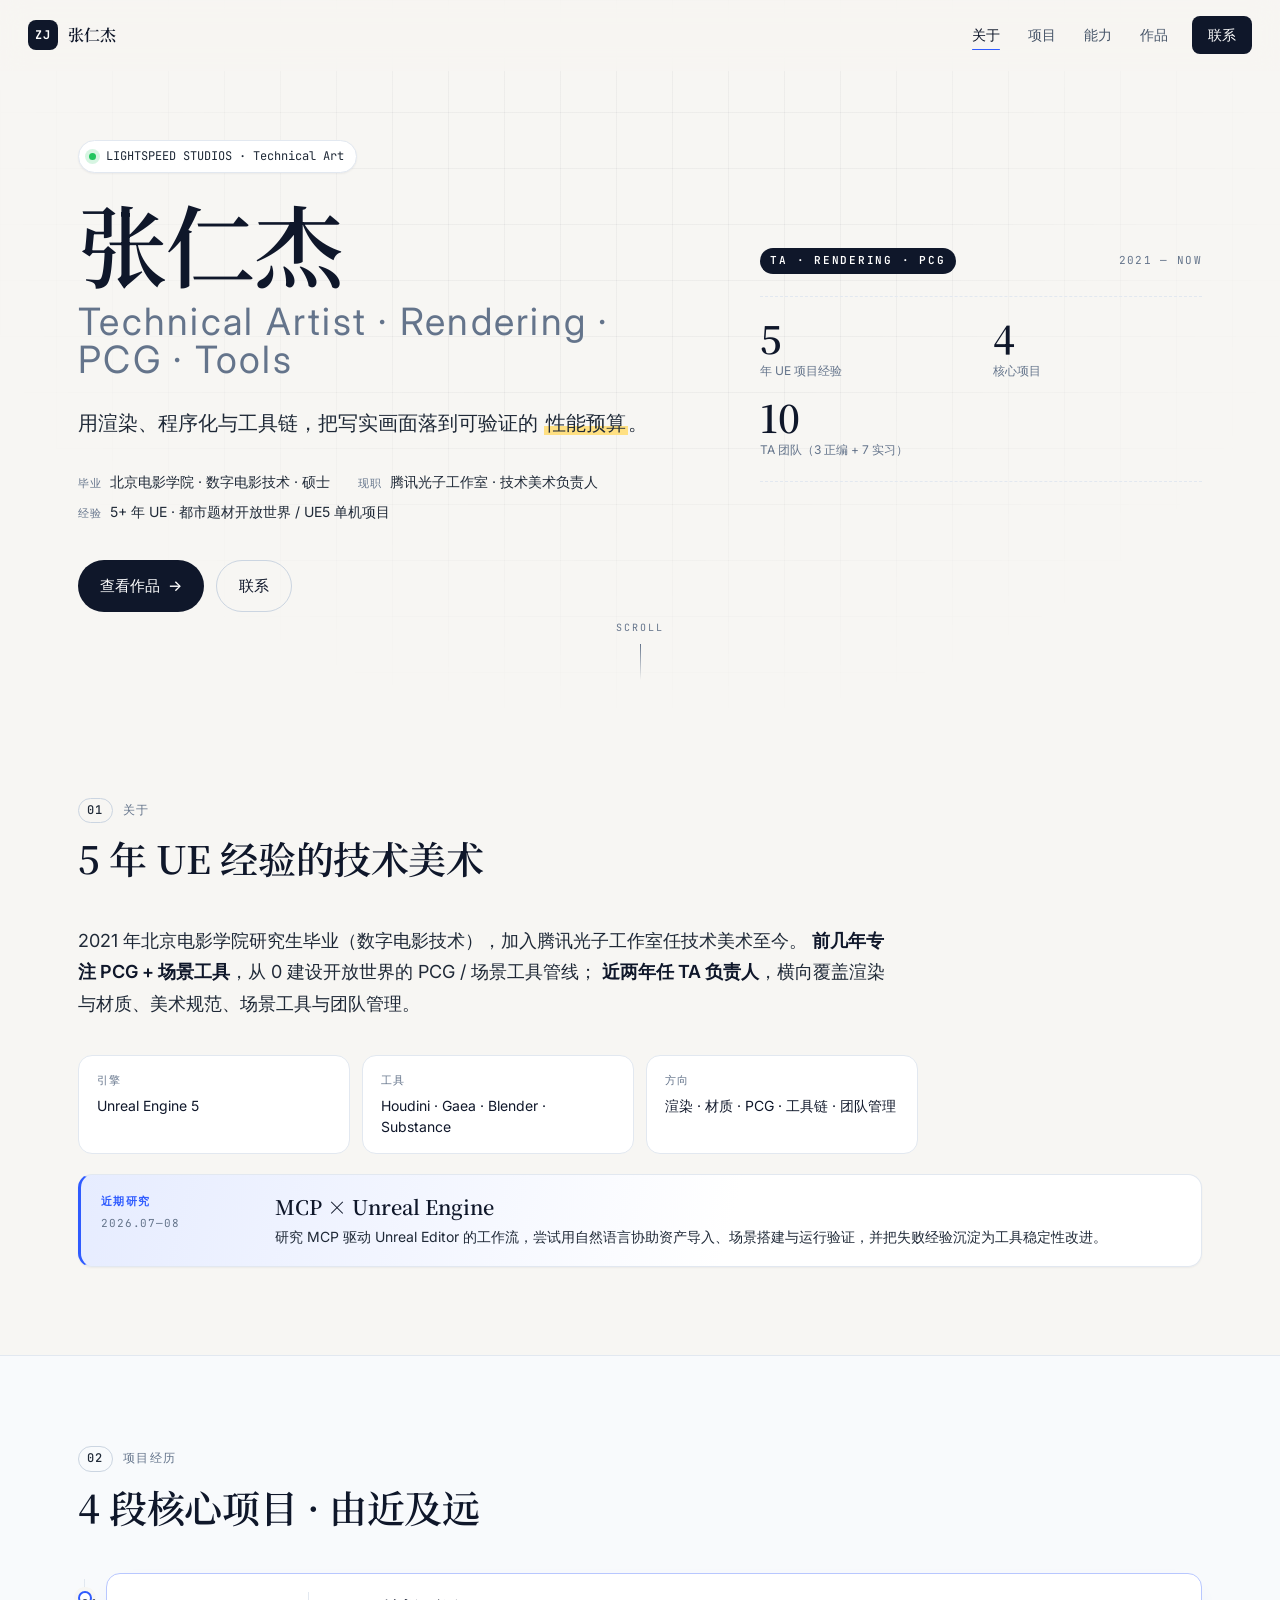
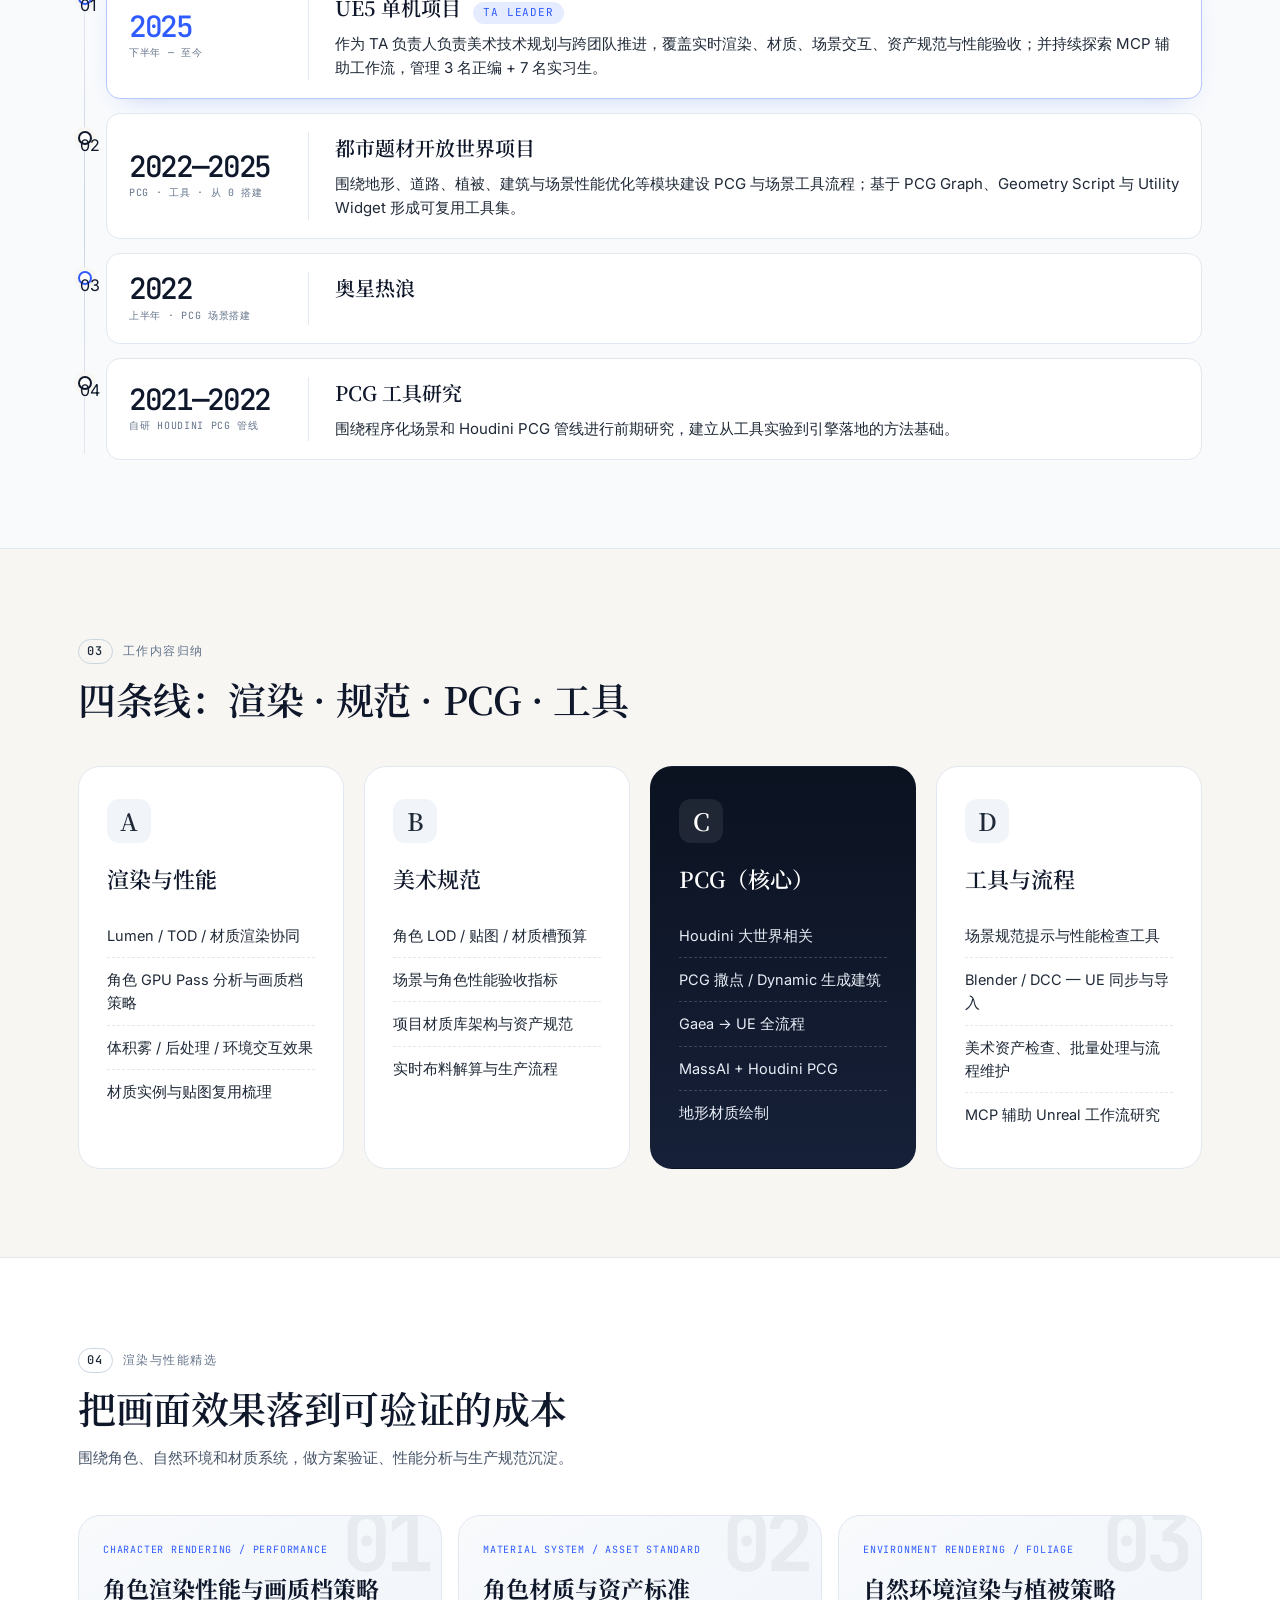
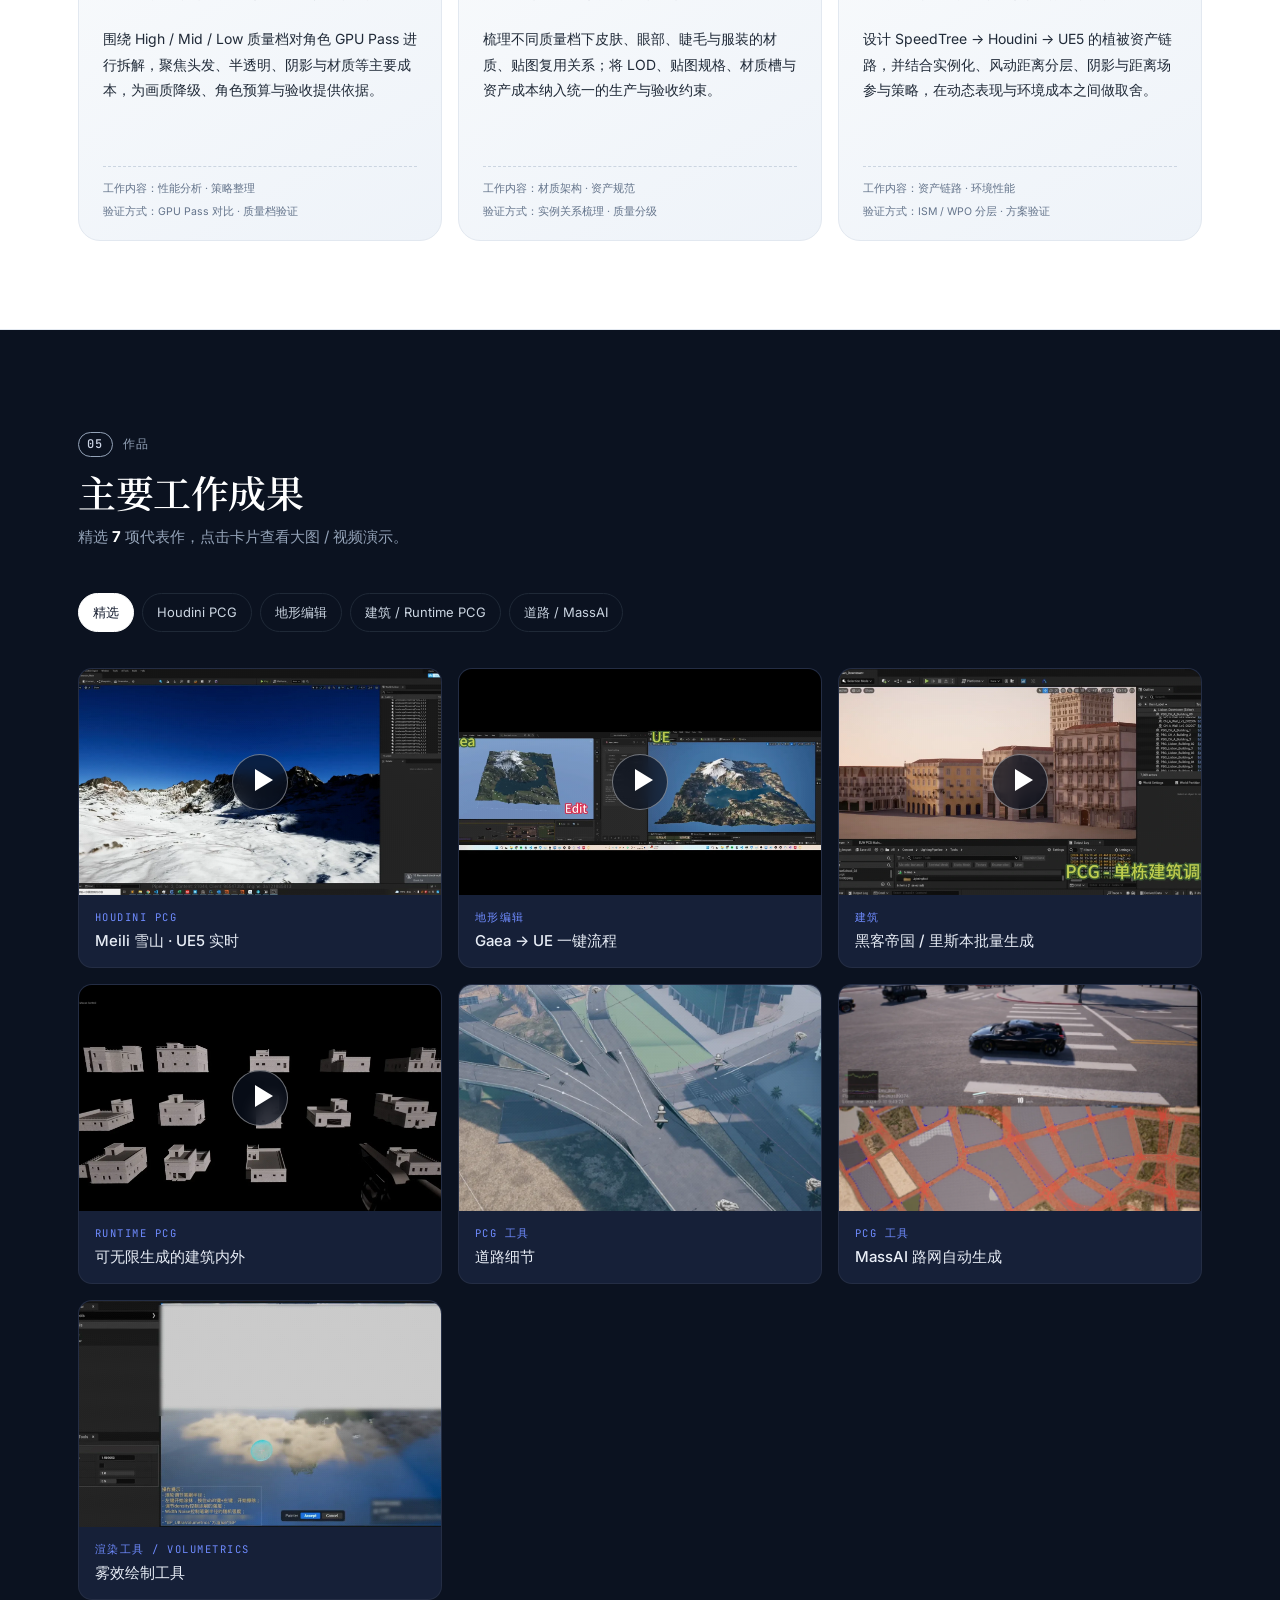
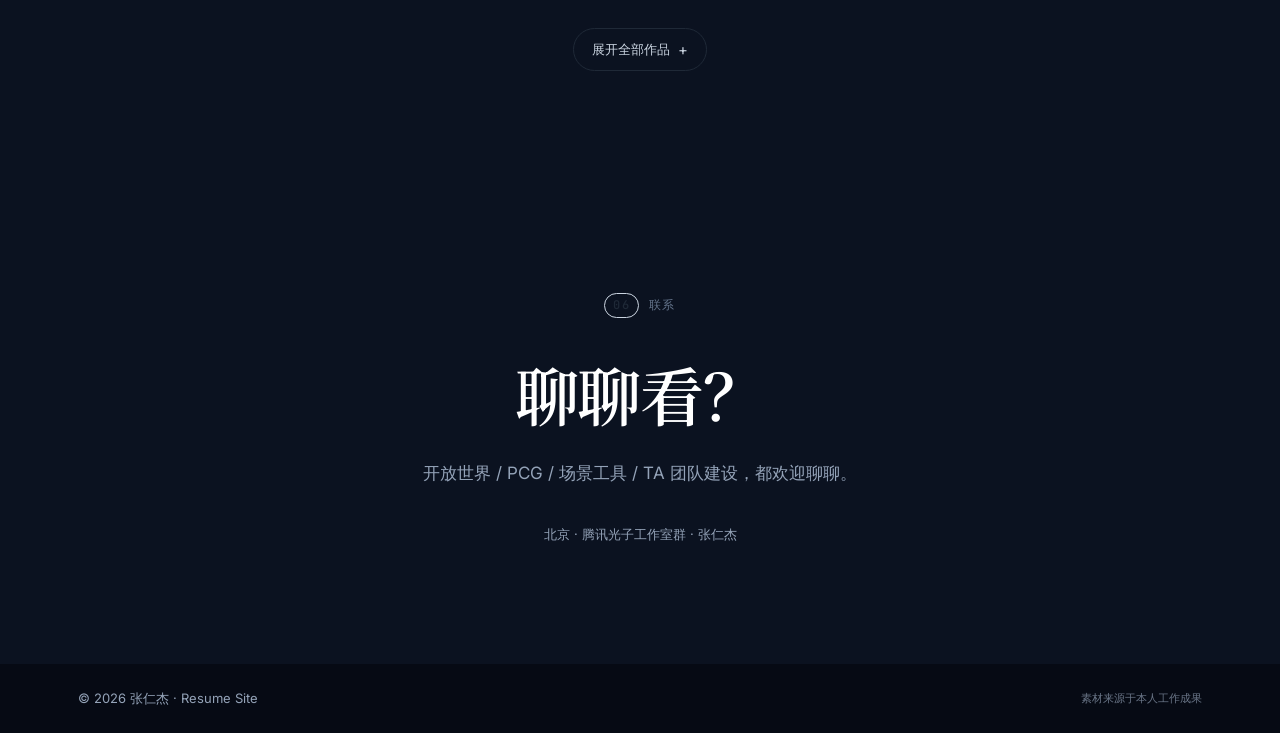
<file: resume-classic.html>
<!DOCTYPE html>
<html lang="zh-CN">
<head>
  <meta charset="UTF-8" />
  <meta name="viewport" content="width=device-width, initial-scale=1.0" />
  <meta name="description" content="张仁杰 — Technical Artist · PCG · 程序化场景 · TA Leader @ LIGHTSPEED STUDIOS" />
  <meta name="author" content="张仁杰" />
  <title>张仁杰 · Technical Artist · Resume</title>
  <link rel="preconnect" href="https://fonts.googleapis.com" />
  <link rel="preconnect" href="https://fonts.gstatic.com" crossorigin />
  <link href="https://fonts.googleapis.com/css2?family=Inter:wght@300;400;500;600;700;800&family=Noto+Serif+SC:wght@500;600;700&family=JetBrains+Mono:wght@400;500&display=swap" rel="stylesheet" />
  <link rel="stylesheet" href="styles.css?v=20260810-privacy-1" />
  <link rel="icon" href="data:image/svg+xml,%3Csvg xmlns='http://www.w3.org/2000/svg' viewBox='0 0 100 100'%3E%3Crect width='100' height='100' rx='20' fill='%230b1220'/%3E%3Ctext x='50' y='66' text-anchor='middle' font-family='Inter,sans-serif' font-weight='800' font-size='44' fill='white'%3EZ%3C/text%3E%3C/svg%3E" />
</head>
<body>

  <!-- Top progress bar (scroll indicator) -->
  <div class="scroll-progress" id="scrollProgress"></div>

  <!-- Sticky Header / Nav -->
  <header class="nav" id="nav">
    <a href="#top" class="nav-brand" aria-label="张仁杰">
      <span class="nav-mark">ZJ</span>
      <span class="nav-name">张仁杰</span>
    </a>
    <nav class="nav-links" aria-label="primary">
      <a href="#about" data-section="about">关于</a>
      <a href="#projects" data-section="projects">项目</a>
      <a href="#skills" data-section="skills">能力</a>
      <a href="#work" data-section="work">作品</a>
      <a href="#contact" data-section="contact" class="nav-cta">联系</a>
    </nav>
    <button class="nav-toggle" id="navToggle" aria-label="toggle menu">
      <span></span><span></span><span></span>
    </button>
  </header>

  <main id="top">

    <!-- ============== HERO ============== -->
    <section class="hero">
      <div class="hero-grid-bg" aria-hidden="true"></div>
      <div class="container hero-inner">
        <div class="hero-text">
          <div class="hero-eyebrow">
            <span class="dot"></span>
            <span>LIGHTSPEED STUDIOS · Technical Art</span>
          </div>
          <h1 class="hero-title">
            <span class="hero-name-zh">张仁杰</span>
            <span class="hero-name-en">Technical Artist · Rendering · PCG · Tools</span>
          </h1>
          <p class="hero-tagline">
            用渲染、程序化与工具链，把写实画面落到可验证的 <em>性能预算</em>。
          </p>
          <ul class="hero-meta">
            <li><span>毕业</span>北京电影学院 · 数字电影技术 · 硕士</li>
            <li><span>现职</span>腾讯光子工作室 · 技术美术负责人</li>
            <li><span>经验</span>5+ 年 UE · 都市题材开放世界 / UE5 单机项目</li>
          </ul>
          <div class="hero-cta">
            <a href="#work" class="btn btn-primary">查看作品 <span class="btn-arrow">→</span></a>
            <a href="#contact" class="btn btn-ghost">联系</a>
          </div>
        </div>
        <aside class="hero-card">
          <div class="hero-card-top">
            <span class="hero-card-tag">TA · Rendering · PCG</span>
            <span class="hero-card-year">2021 — NOW</span>
          </div>
          <div class="hero-card-stats">
            <div class="stat">
              <div class="stat-num" data-count="5">0</div>
              <div class="stat-label">年 UE 项目经验</div>
            </div>
            <div class="stat">
              <div class="stat-num" data-count="4">0</div>
              <div class="stat-label">核心项目</div>
            </div>
            <div class="stat">
              <div class="stat-num" data-count="10">0</div>
              <div class="stat-label">TA 团队（3 正编 + 7 实习）</div>
            </div>
          </div>
        </aside>
      </div>
      <a href="#about" class="hero-scroll" aria-label="scroll to about">
        <span>SCROLL</span>
        <span class="hero-scroll-line"></span>
      </a>
    </section>

    <!-- ============== ABOUT ============== -->
    <section class="section" id="about">
      <div class="container">
        <div class="section-head reveal">
          <div class="section-label"><span>01</span> 关于</div>
          <h2 class="section-title">5 年 UE 经验的技术美术</h2>
        </div>
        <div class="about-summary reveal">
          <p>
            2021 年北京电影学院研究生毕业（数字电影技术），加入腾讯光子工作室任技术美术至今。
            <strong>前几年专注 PCG + 场景工具</strong>，从 0 建设开放世界的 PCG / 场景工具管线；
            <strong>近两年任 TA 负责人</strong>，横向覆盖渲染与材质、美术规范、场景工具与团队管理。
          </p>
        </div>
        <div class="info-strip reveal">
          <div class="info-cell"><span class="info-key">引擎</span><span>Unreal Engine 5</span></div>
          <div class="info-cell"><span class="info-key">工具</span><span>Houdini · Gaea · Blender · Substance</span></div>
          <div class="info-cell"><span class="info-key">方向</span><span>渲染 · 材质 · PCG · 工具链 · 团队管理</span></div>
        </div>
        <div class="research-note reveal">
          <div class="research-note-mark">
            <span class="research-note-kicker">近期研究</span>
            <span>2026.07—08</span>
          </div>
          <div class="research-note-content">
            <h3>MCP × Unreal Engine</h3>
            <p>研究 MCP 驱动 Unreal Editor 的工作流，尝试用自然语言协助资产导入、场景搭建与运行验证，并把失败经验沉淀为工具稳定性改进。</p>
          </div>
        </div>
      </div>
    </section>

    <!-- ============== PROJECTS / TIMELINE ============== -->
    <section class="section section-alt" id="projects">
      <div class="container">
        <div class="section-head reveal">
          <div class="section-label"><span>02</span> 项目经历</div>
          <h2 class="section-title">4 段核心项目 · 由近及远</h2>
        </div>

        <ol class="timeline">
          <li class="timeline-item reveal">
            <div class="timeline-marker">01</div>
            <div class="timeline-card">
              <div class="timeline-period">
                <span class="timeline-period-year">2025</span>
                <span class="timeline-period-range">下半年 — 至今</span>
              </div>
              <div class="timeline-content">
                <div class="timeline-head">
                  <h3 class="timeline-title">UE5 单机项目</h3>
                  <span class="timeline-role">TA Leader</span>
                </div>
                <p class="timeline-desc">作为 TA 负责人负责美术技术规划与跨团队推进，覆盖实时渲染、材质、场景交互、资产规范与性能验收；并持续探索 MCP 辅助工作流，管理 3 名正编 + 7 名实习生。</p>
              </div>
            </div>
          </li>

          <li class="timeline-item reveal">
            <div class="timeline-marker">02</div>
            <div class="timeline-card">
              <div class="timeline-period">
                <span class="timeline-period-year">2022—2025</span>
                <span class="timeline-period-range">PCG · 工具 · 从 0 搭建</span>
              </div>
              <div class="timeline-content">
                <div class="timeline-head">
                  <h3 class="timeline-title">都市题材开放世界项目</h3>
                </div>
                <p class="timeline-desc">围绕地形、道路、植被、建筑与场景性能优化等模块建设 PCG 与场景工具流程；基于 PCG Graph、Geometry Script 与 Utility Widget 形成可复用工具集。</p>
              </div>
            </div>
          </li>

          <li class="timeline-item reveal">
            <div class="timeline-marker">03</div>
            <div class="timeline-card">
              <div class="timeline-period">
                <span class="timeline-period-year">2022</span>
                <span class="timeline-period-range">上半年 · PCG 场景搭建</span>
              </div>
              <div class="timeline-content">
                <div class="timeline-head">
                  <h3 class="timeline-title">奥星热浪</h3>
                </div>
              </div>
            </div>
          </li>

          <li class="timeline-item reveal">
            <div class="timeline-marker">04</div>
            <div class="timeline-card">
              <div class="timeline-period">
                <span class="timeline-period-year">2021—2022</span>
                <span class="timeline-period-range">自研 Houdini PCG 管线</span>
              </div>
              <div class="timeline-content">
                <div class="timeline-head">
                  <h3 class="timeline-title">PCG 工具研究</h3>
                </div>
                <p class="timeline-desc">围绕程序化场景和 Houdini PCG 管线进行前期研究，建立从工具实验到引擎落地的方法基础。</p>
              </div>
            </div>
          </li>
        </ol>
      </div>
    </section>

    <!-- ============== SKILLS ============== -->
    <section class="section" id="skills">
      <div class="container">
        <div class="section-head reveal">
          <div class="section-label"><span>03</span> 工作内容归纳</div>
          <h2 class="section-title">四条线：渲染 · 规范 · PCG · 工具</h2>
        </div>

        <div class="skills-grid">
          <article class="skill-card reveal">
            <div class="skill-num">A</div>
            <h3>渲染与性能</h3>
            <ul>
              <li>Lumen / TOD / 材质渲染协同</li>
              <li>角色 GPU Pass 分析与画质档策略</li>
              <li>体积雾 / 后处理 / 环境交互效果</li>
              <li>材质实例与贴图复用梳理</li>
            </ul>
          </article>

          <article class="skill-card reveal">
            <div class="skill-num">B</div>
            <h3>美术规范</h3>
            <ul>
              <li>角色 LOD / 贴图 / 材质槽预算</li>
              <li>场景与角色性能验收指标</li>
              <li>项目材质库架构与资产规范</li>
              <li>实时布料解算与生产流程</li>
            </ul>
          </article>

          <article class="skill-card skill-card-accent reveal">
            <div class="skill-num">C</div>
            <h3>PCG（核心）</h3>
            <ul>
              <li>Houdini 大世界相关</li>
              <li>PCG 撒点 / Dynamic 生成建筑</li>
              <li>Gaea → UE 全流程</li>
              <li>MassAI + Houdini PCG</li>
              <li>地形材质绘制</li>
            </ul>
          </article>

          <article class="skill-card reveal">
            <div class="skill-num">D</div>
            <h3>工具与流程</h3>
            <ul>
              <li>场景规范提示与性能检查工具</li>
              <li>Blender / DCC — UE 同步与导入</li>
              <li>美术资产检查、批量处理与流程维护</li>
              <li>MCP 辅助 Unreal 工作流研究</li>
            </ul>
          </article>
        </div>
      </div>
    </section>

    <!-- ============== RENDERING & PERFORMANCE ============== -->
    <section class="section section-rendering" id="rendering">
      <div class="container">
        <div class="section-head reveal">
          <div class="section-label"><span>04</span> 渲染与性能精选</div>
          <h2 class="section-title">把画面效果落到可验证的成本</h2>
          <p class="section-sub">围绕角色、自然环境和材质系统，做方案验证、性能分析与生产规范沉淀。</p>
        </div>

        <div class="rendering-grid">
          <article class="rendering-card reveal">
            <span class="rendering-index">01</span>
            <div class="rendering-card-head">
              <span class="rendering-kicker">Character Rendering / Performance</span>
              <h3>角色渲染性能与画质档策略</h3>
            </div>
            <p>围绕 High / Mid / Low 质量档对角色 GPU Pass 进行拆解，聚焦头发、半透明、阴影与材质等主要成本，为画质降级、角色预算与验收提供依据。</p>
            <div class="rendering-footer"><span>工作内容：性能分析 · 策略整理</span><span>验证方式：GPU Pass 对比 · 质量档验证</span></div>
          </article>

          <article class="rendering-card reveal">
            <span class="rendering-index">02</span>
            <div class="rendering-card-head">
              <span class="rendering-kicker">Material System / Asset Standard</span>
              <h3>角色材质与资产标准</h3>
            </div>
            <p>梳理不同质量档下皮肤、眼部、睫毛与服装的材质、贴图复用关系；将 LOD、贴图规格、材质槽与资产成本纳入统一的生产与验收约束。</p>
            <div class="rendering-footer"><span>工作内容：材质架构 · 资产规范</span><span>验证方式：实例关系梳理 · 质量分级</span></div>
          </article>

          <article class="rendering-card reveal">
            <span class="rendering-index">03</span>
            <div class="rendering-card-head">
              <span class="rendering-kicker">Environment Rendering / Foliage</span>
              <h3>自然环境渲染与植被策略</h3>
            </div>
            <p>设计 SpeedTree → Houdini → UE5 的植被资产链路，并结合实例化、风动距离分层、阴影与距离场参与策略，在动态表现与环境成本之间做取舍。</p>
            <div class="rendering-footer"><span>工作内容：资产链路 · 环境性能</span><span>验证方式：ISM / WPO 分层 · 方案验证</span></div>
          </article>
        </div>
      </div>
    </section>

    <!-- ============== WORK GALLERY ============== -->
    <section class="section section-dark" id="work">
      <div class="container">
        <div class="section-head reveal">
          <div class="section-label light"><span>05</span> 作品</div>
          <h2 class="section-title light">主要工作成果</h2>
          <p class="section-sub light">精选 <strong id="workCount">0</strong> 项代表作，点击卡片查看大图 / 视频演示。</p>
        </div>

        <div class="work-filter reveal" role="tablist" aria-label="作品分类">
          <button class="chip is-active" data-filter="all" role="tab">精选</button>
          <button class="chip" data-filter="houdini" role="tab">Houdini PCG</button>
          <button class="chip" data-filter="terrain" role="tab">地形编辑</button>
          <button class="chip" data-filter="arch" role="tab">建筑 / Runtime PCG</button>
          <button class="chip" data-filter="tools" role="tab">道路 / MassAI</button>
        </div>

        <div class="work-grid" id="workGrid">

          <!-- 精选代表作（默认显示） -->
          <a class="work-card featured reveal" data-cat="houdini" data-type="video" data-src="assets/media1.mp4" data-poster="assets/image4.webp" data-title="Meili 雪山 · UE5 实时" data-desc="Houdini 自然地形 benchmark → 导入 UE5 的完整 PCG 流程。">
            <div class="work-thumb"><img src="assets/image4.webp" loading="lazy" alt="UE5 雪山" /><span class="play-badge"></span></div>
            <div class="work-meta"><span class="work-cat">Houdini PCG</span><span class="work-title">Meili 雪山 · UE5 实时</span></div>
          </a>

          <a class="work-card featured reveal" data-cat="terrain" data-type="video" data-src="assets/media8.mp4" data-poster="assets/image18.webp" data-title="地形编辑 · Gaea 全流程" data-desc="Gaea 内完成造型 / 侵蚀 / 材质 / 分层 / 河流湖泊 / 植被，一键导入引擎。">
            <div class="work-thumb"><img src="assets/image18.webp" loading="lazy" alt="Gaea 全流程" /><span class="play-badge"></span></div>
            <div class="work-meta"><span class="work-cat">地形编辑</span><span class="work-title">Gaea → UE 一键流程</span></div>
          </a>

          <a class="work-card featured reveal" data-cat="arch" data-type="video" data-src="assets/media9.mp4" data-poster="assets/image19.webp" data-title="建筑 · 批量生成" data-desc="基于「黑客帝国」建筑生成方案，扩展至「里斯本」资产包。">
            <div class="work-thumb"><img src="assets/image19.webp" loading="lazy" alt="建筑批量生成" /><span class="play-badge"></span></div>
            <div class="work-meta"><span class="work-cat">建筑</span><span class="work-title">黑客帝国 / 里斯本批量生成</span></div>
          </a>

          <a class="work-card featured reveal" data-cat="arch" data-type="video" data-src="assets/media10.mp4" data-poster="assets/image20.webp" data-title="Runtime PCG · 核心概念" data-desc="无限生成建筑（外部 + 内部），支持按需破坏。">
            <div class="work-thumb"><img src="assets/image20.webp" loading="lazy" alt="Runtime PCG" /><span class="play-badge"></span></div>
            <div class="work-meta"><span class="work-cat">Runtime PCG</span><span class="work-title">可无限生成的建筑内外</span></div>
          </a>

          <a class="work-card featured reveal" data-cat="tools" data-type="image" data-src="assets/image10.webp" data-title="道路细节" data-desc="基于 PCG Graph 的道路工具：路网 / 路缘 / 路面材质。">
            <div class="work-thumb"><img src="assets/image10.webp" loading="lazy" alt="道路细节" /></div>
            <div class="work-meta"><span class="work-cat">PCG 工具</span><span class="work-title">道路细节</span></div>
          </a>

          <a class="work-card featured reveal" data-cat="tools" data-type="image" data-src="assets/image14.webp" data-title="MassAI · 路网自动生成" data-desc="根据道路工具自动生成 MassAI 路网信息。">
            <div class="work-thumb"><img src="assets/image14.webp" loading="lazy" alt="MassAI" /></div>
            <div class="work-meta"><span class="work-cat">PCG 工具</span><span class="work-title">MassAI 路网自动生成</span></div>
          </a>

          <!-- ============ 更多作品（点「展开」查看） ============ -->

          <a class="work-card reveal" data-cat="houdini" data-type="image" data-src="assets/image3.webp" data-title="Meili 雪山 · Houdini benchmark" data-desc="Houdini 自然地形结果。">
            <div class="work-thumb"><img src="assets/image3.webp" loading="lazy" alt="Meili 雪山 Houdini" /></div>
            <div class="work-meta"><span class="work-cat">Houdini PCG</span><span class="work-title">Meili 雪山 benchmark</span></div>
          </a>

          <a class="work-card reveal" data-cat="houdini" data-type="image" data-src="assets/image5.webp" data-title="Snowline / 地形编辑" data-desc="Houdini 内绘制雪线 / 地形掩码。">
            <div class="work-thumb"><img src="assets/image5.webp" loading="lazy" alt="地形编辑" /></div>
            <div class="work-meta"><span class="work-cat">Houdini PCG</span><span class="work-title">Snowline 地形编辑</span></div>
          </a>

          <a class="work-card reveal" data-cat="houdini" data-type="video" data-src="assets/media2.mp4" data-poster="assets/image6.webp" data-title="Houdini 大世界演示" data-desc="Houdini 大世界 PCG 流程动态演示。">
            <div class="work-thumb"><img src="assets/image6.webp" loading="lazy" alt="Houdini 大世界" /><span class="play-badge"></span></div>
            <div class="work-meta"><span class="work-cat">Houdini PCG</span><span class="work-title">Houdini 大世界演示</span></div>
          </a>

          <a class="work-card reveal" data-cat="tools" data-type="image" data-src="assets/image11.webp" data-title="道路细节 · II" data-desc="路网生成与路面材质。">
            <div class="work-thumb"><img src="assets/image11.webp" loading="lazy" alt="道路 II" /></div>
            <div class="work-meta"><span class="work-cat">PCG 工具</span><span class="work-title">道路细节 · II</span></div>
          </a>

          <a class="work-card reveal" data-cat="tools" data-type="image" data-src="assets/image12.webp" data-title="道路细节 · III" data-desc="路网与地形、植被联动。">
            <div class="work-thumb"><img src="assets/image12.webp" loading="lazy" alt="道路 III" /></div>
            <div class="work-meta"><span class="work-cat">PCG 工具</span><span class="work-title">道路细节 · III</span></div>
          </a>

          <a class="work-card reveal" data-cat="tools" data-type="image" data-src="assets/image13.webp" data-title="道路细节 · IV" data-desc="路网工具最终输出。">
            <div class="work-thumb"><img src="assets/image13.webp" loading="lazy" alt="道路 IV" /></div>
            <div class="work-meta"><span class="work-cat">PCG 工具</span><span class="work-title">道路细节 · IV</span></div>
          </a>

          <a class="work-card reveal" data-cat="tools" data-type="image" data-src="assets/image15.webp" data-title="MassAI 路网 · II" data-desc="MassAI 大世界实际表现。">
            <div class="work-thumb"><img src="assets/image15.webp" loading="lazy" alt="MassAI II" /></div>
            <div class="work-meta"><span class="work-cat">PCG 工具</span><span class="work-title">MassAI 路网 · II</span></div>
          </a>

          <a class="work-card reveal" data-cat="terrain" data-type="video" data-src="assets/media6.mp4" data-poster="assets/image16.webp" data-title="地形编辑 · 引擎内印章拼贴" data-desc="多印章组合成地形，引擎内调用 Gaea 侵蚀。">
            <div class="work-thumb"><img src="assets/image16.webp" loading="lazy" alt="印章拼贴" /><span class="play-badge"></span></div>
            <div class="work-meta"><span class="work-cat">地形编辑</span><span class="work-title">印章拼贴 + Gaea 侵蚀</span></div>
          </a>

          <a class="work-card reveal" data-cat="terrain" data-type="video" data-src="assets/media7.mp4" data-poster="assets/image17.webp" data-title="地形编辑 · 地形 Mask" data-desc="引擎内对地形 mask 精细编辑，可用于地形编辑、植被生成。">
            <div class="work-thumb"><img src="assets/image17.webp" loading="lazy" alt="地形 Mask" /><span class="play-badge"></span></div>
            <div class="work-meta"><span class="work-cat">地形编辑</span><span class="work-title">地形 Mask 精细编辑</span></div>
          </a>

          <a class="work-card reveal" data-cat="arch" data-type="video" data-src="assets/media11.mp4" data-poster="assets/image21.webp" data-title="Runtime PCG · 策划工具" data-desc="随机 / 按地图设定区域，调整道具布局与材质属性，UI 直观简易。">
            <div class="work-thumb"><img src="assets/image21.webp" loading="lazy" alt="策划工具" /><span class="play-badge"></span></div>
            <div class="work-meta"><span class="work-cat">Runtime PCG</span><span class="work-title">策划优化的功能 UI</span></div>
          </a>

          <a class="work-card reveal" data-cat="tools" data-type="video" data-src="assets/media12.mp4" data-poster="assets/image22.webp" data-title="Blender – UE 同步工具" data-desc="Blender 与 UE5 之间的资产和场景同步工具，减少 DCC 到引擎的重复操作。">
            <div class="work-thumb"><img src="assets/image22.webp" loading="lazy" alt="场景工具" /><span class="play-badge"></span></div>
            <div class="work-meta"><span class="work-cat">工具 / Blender · UE</span><span class="work-title">Blender – UE 同步工具</span></div>
          </a>

          <a class="work-card featured reveal" data-cat="tools" data-type="image" data-src="assets/image23.webp" data-title="雾效绘制工具" data-desc="在引擎内可视化绘制、调节雾效范围、密度和噪声，用于环境效果的快速迭代。">
            <div class="work-thumb"><img src="assets/image23.webp" loading="lazy" alt="雾效绘制工具" /></div>
            <div class="work-meta"><span class="work-cat">渲染工具 / Volumetrics</span><span class="work-title">雾效绘制工具</span></div>
          </a>

        </div>

        <div class="work-more-wrap reveal">
          <button class="work-more" id="workMore">
            <span>展开全部作品</span><i class="work-more-ico">+</i>
          </button>
        </div>
      </div>
    </section>

    <!-- ============== CONTACT ============== -->
    <section class="section section-contact" id="contact">
      <div class="container">
        <div class="contact-card reveal">
          <div class="section-label light"><span>06</span> 联系</div>
          <h2 class="contact-title">聊聊看？</h2>
          <p class="contact-sub">开放世界 / PCG / 场景工具 / TA 团队建设，都欢迎聊聊。</p>
          <p class="contact-foot">北京 · 腾讯光子工作室群 · 张仁杰</p>
        </div>
      </div>
    </section>

  </main>

  <footer class="footer">
    <div class="container footer-inner">
      <div>© <span id="year"></span> 张仁杰 · Resume Site</div>
      <div class="footer-meta">素材来源于本人工作成果</div>
    </div>
  </footer>

  <!-- Lightbox -->
  <div class="lightbox" id="lightbox" aria-hidden="true" role="dialog" aria-modal="true" aria-label="媒体预览">
    <button class="lightbox-close" id="lbClose" aria-label="关闭">×</button>
    <div class="lightbox-content" id="lbContent"></div>
    <div class="lightbox-info">
      <h3 id="lbTitle"></h3>
      <p id="lbDesc"></p>
    </div>
  </div>

  <script src="script.js?v=20260810-privacy-1"></script>
</body>
</html>
</file>
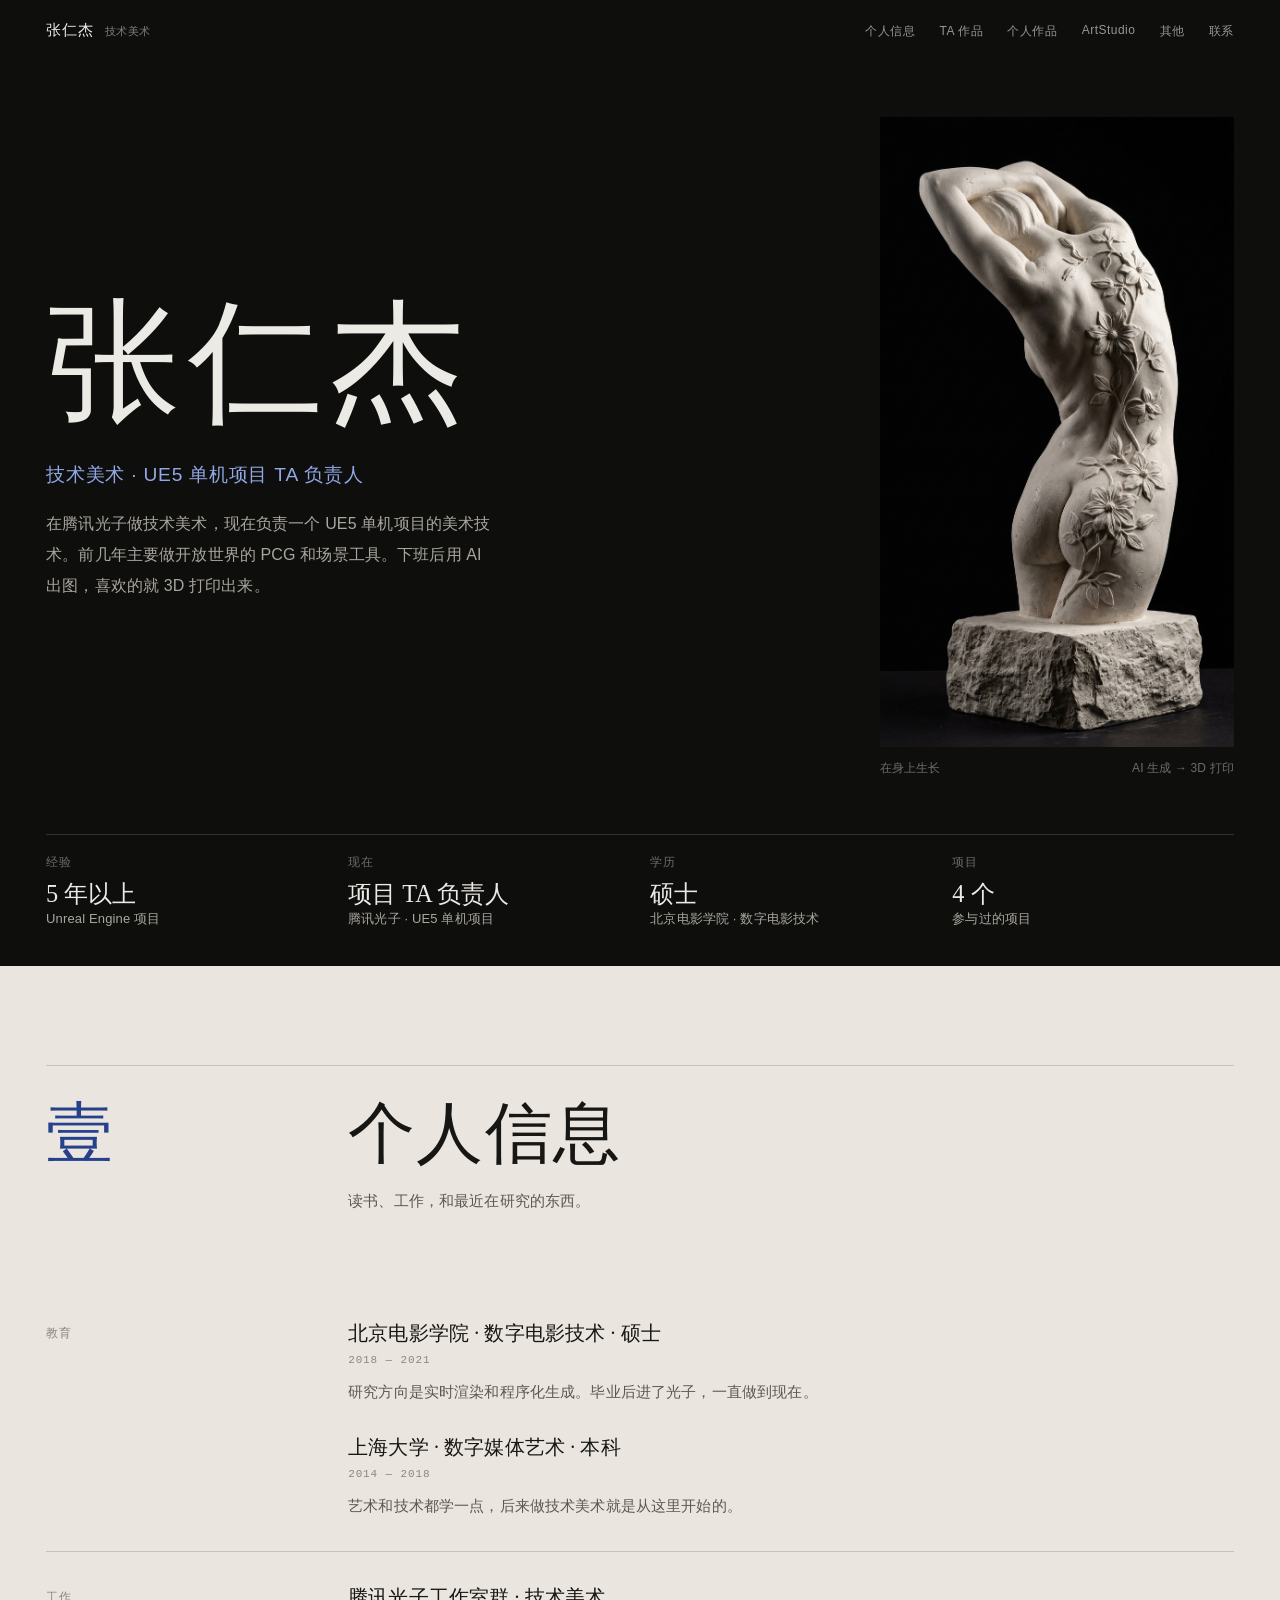
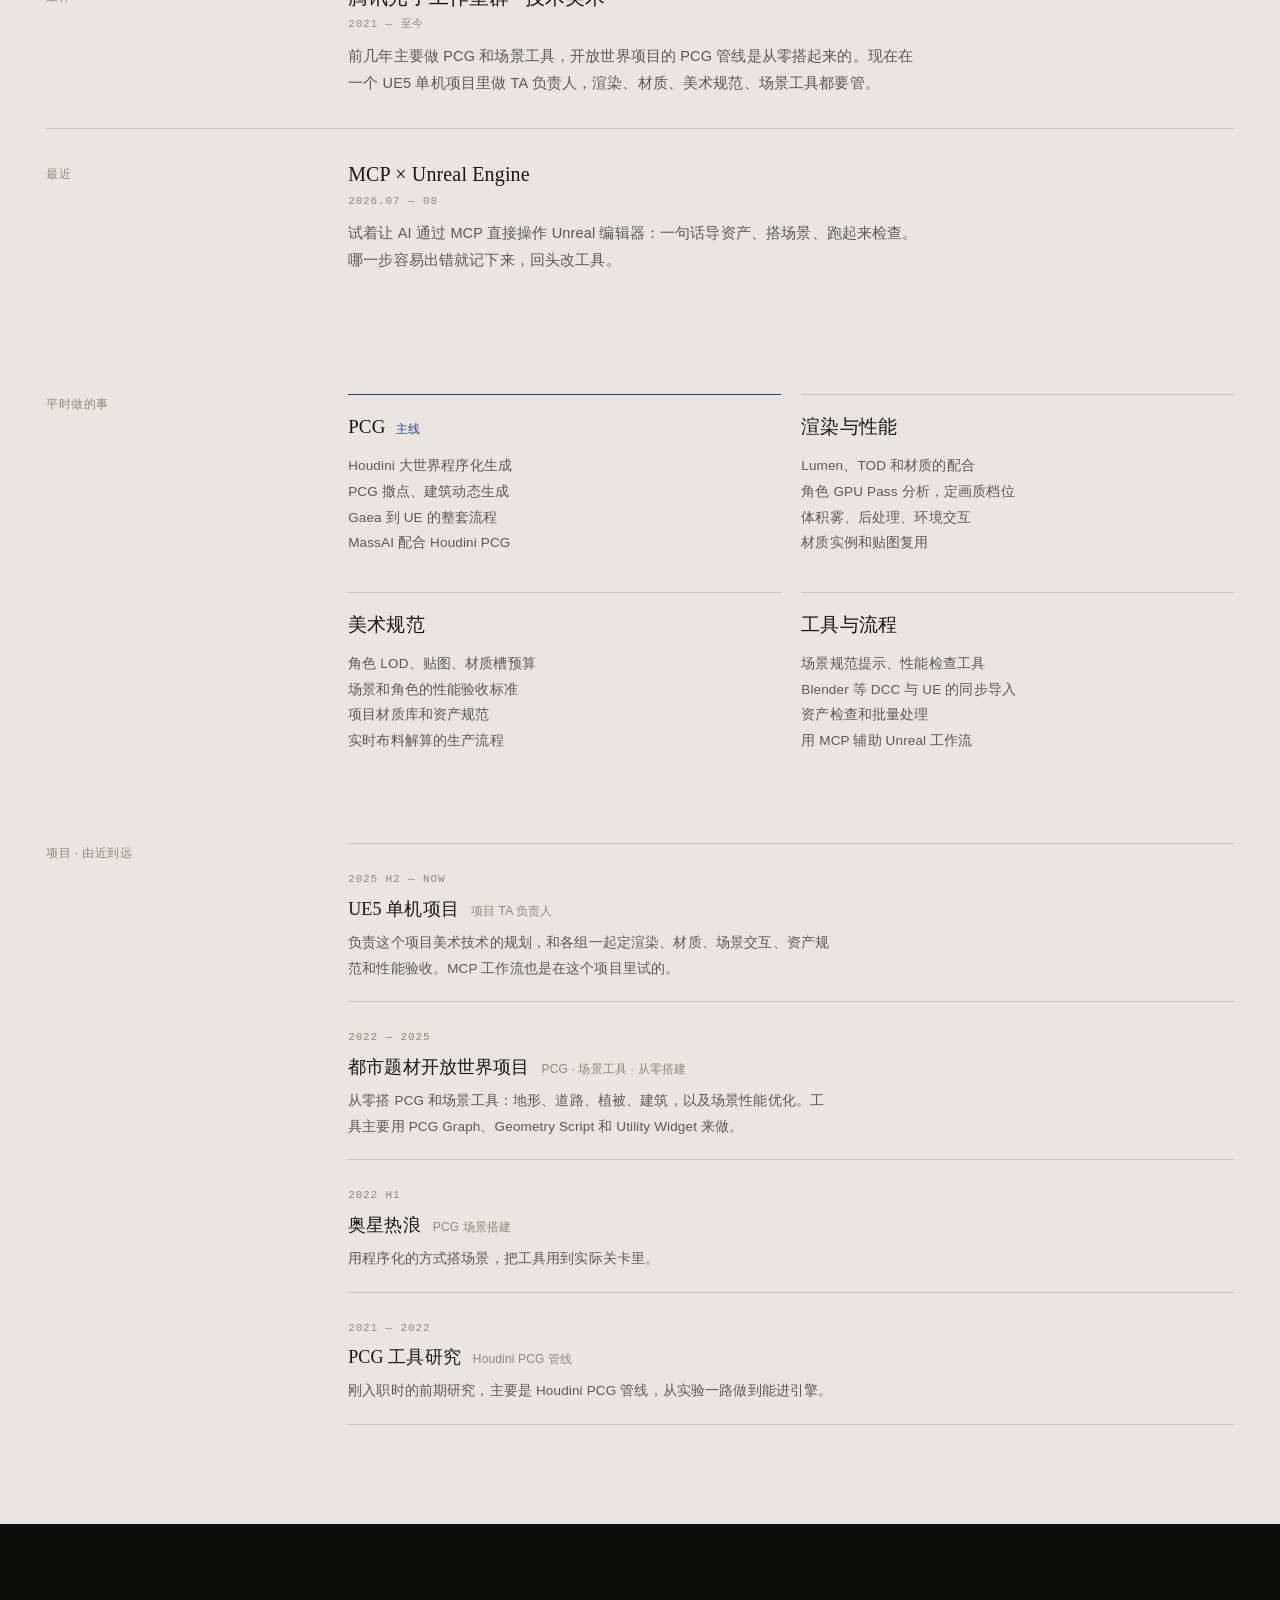
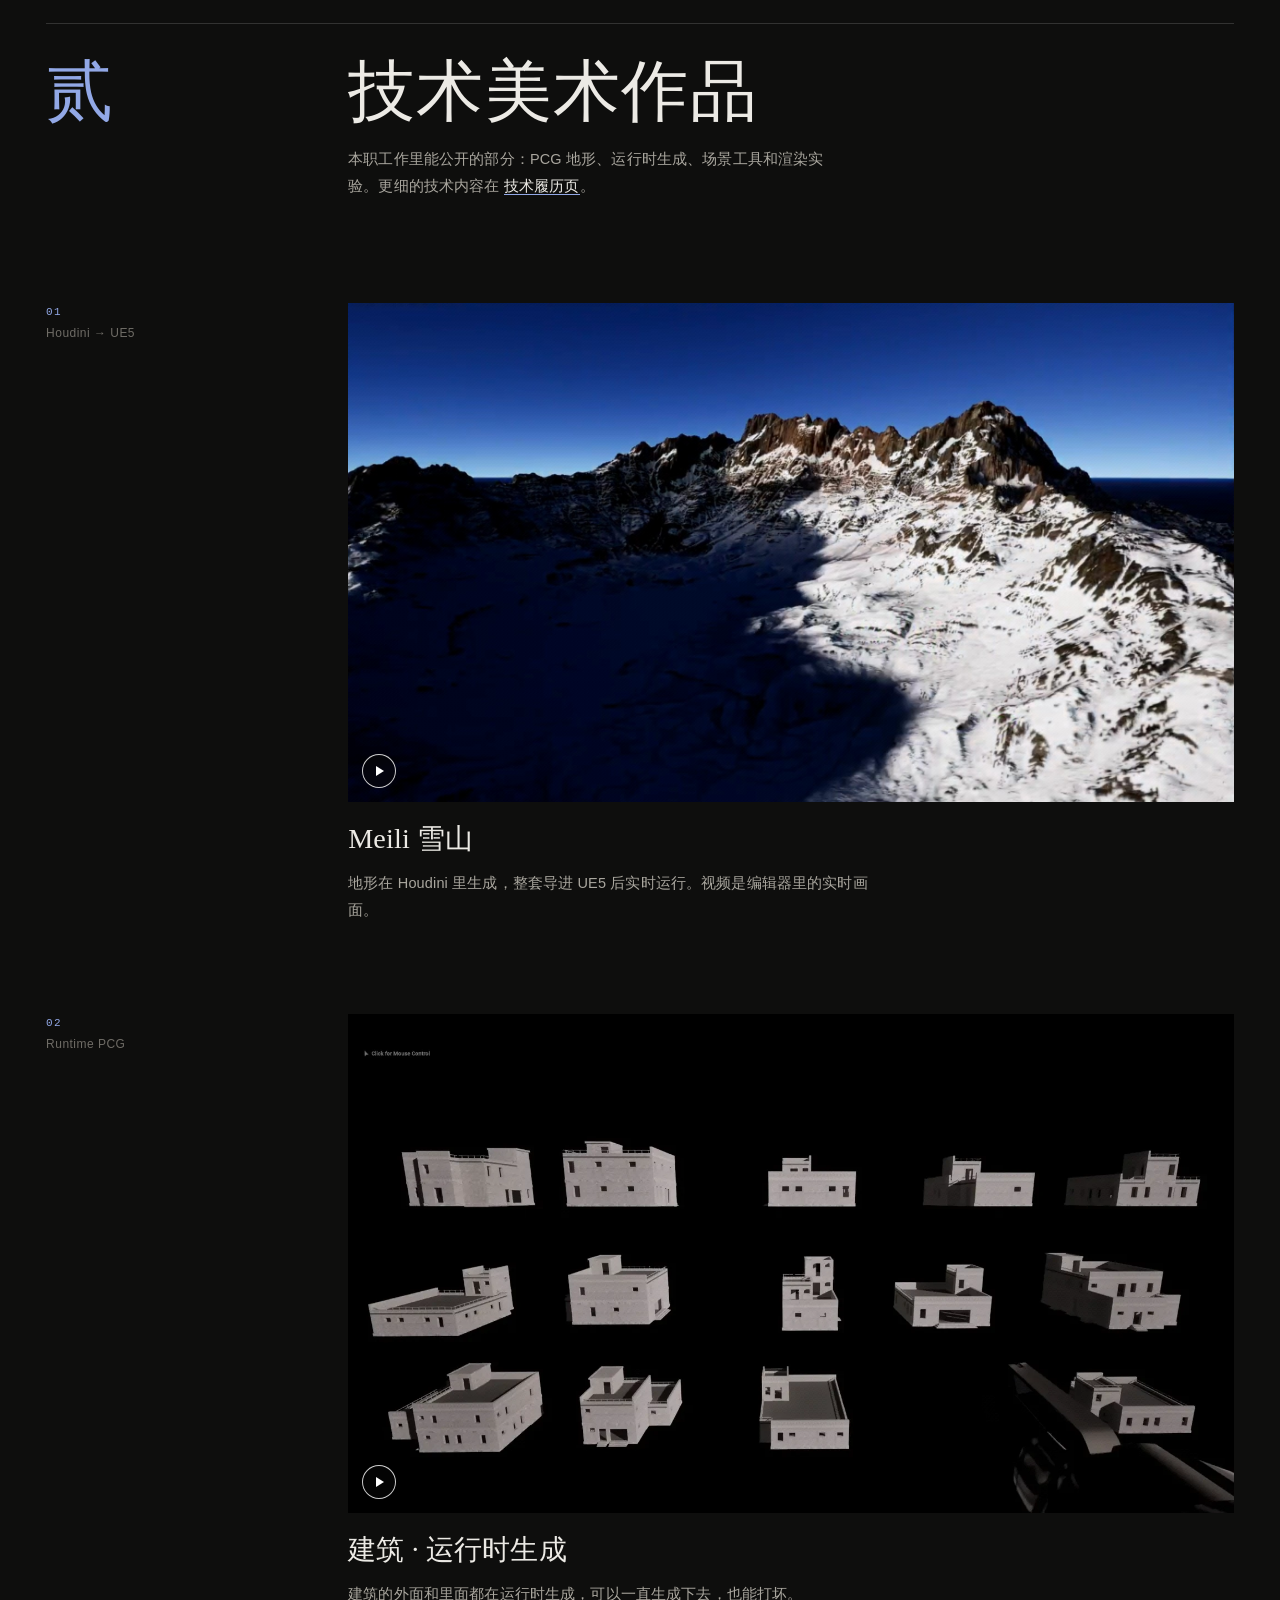
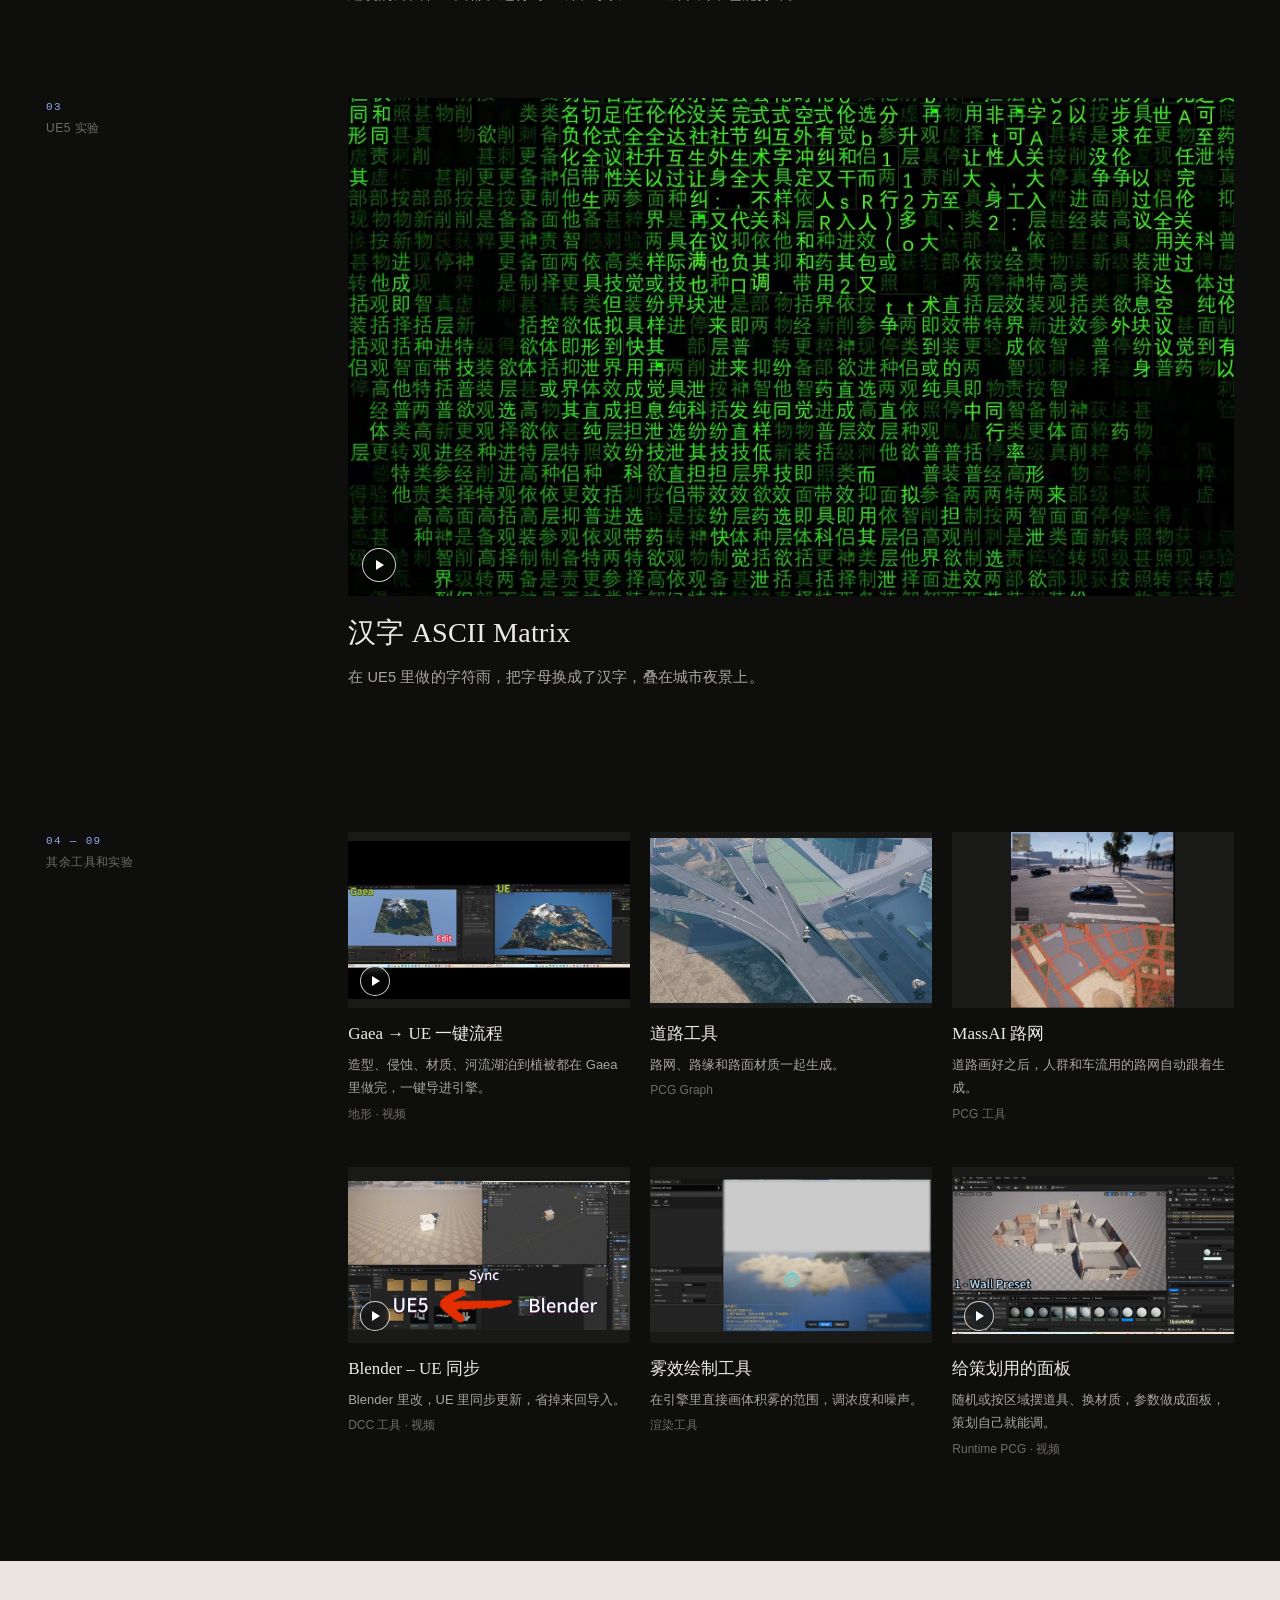
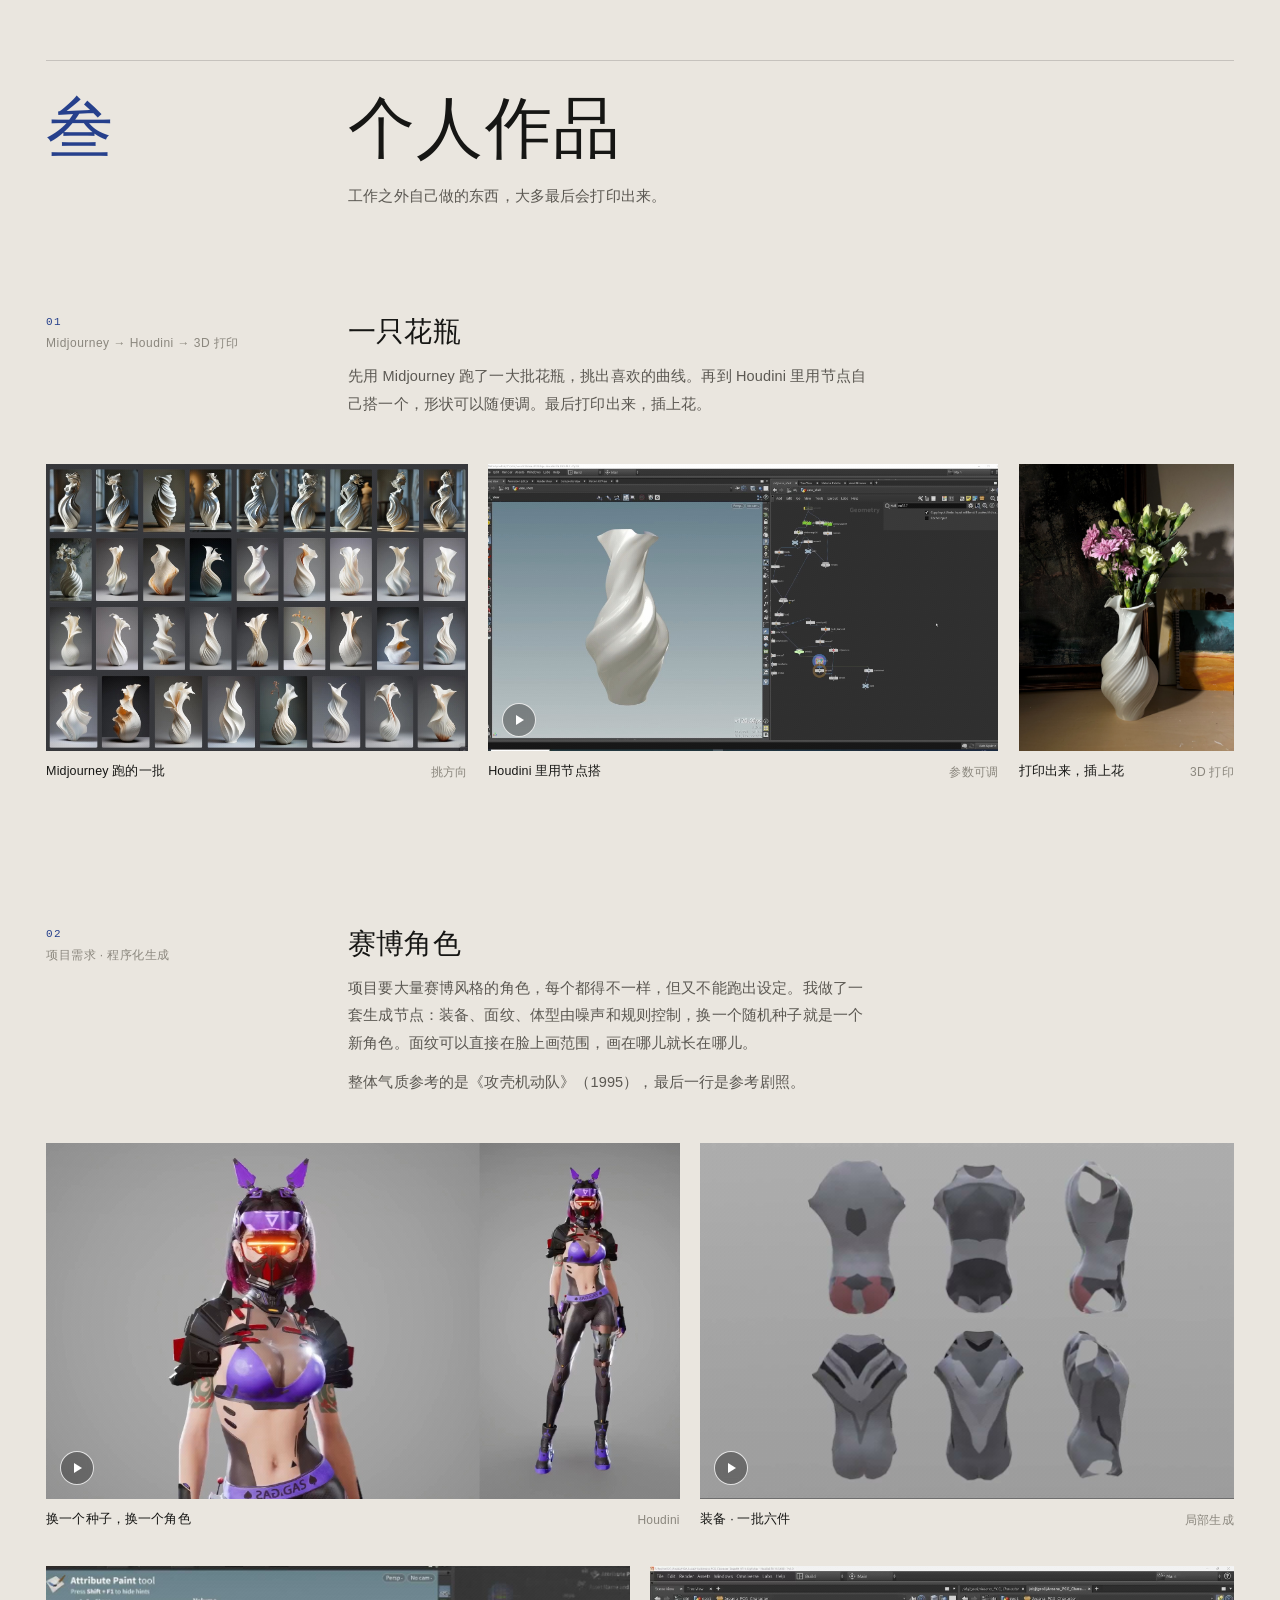
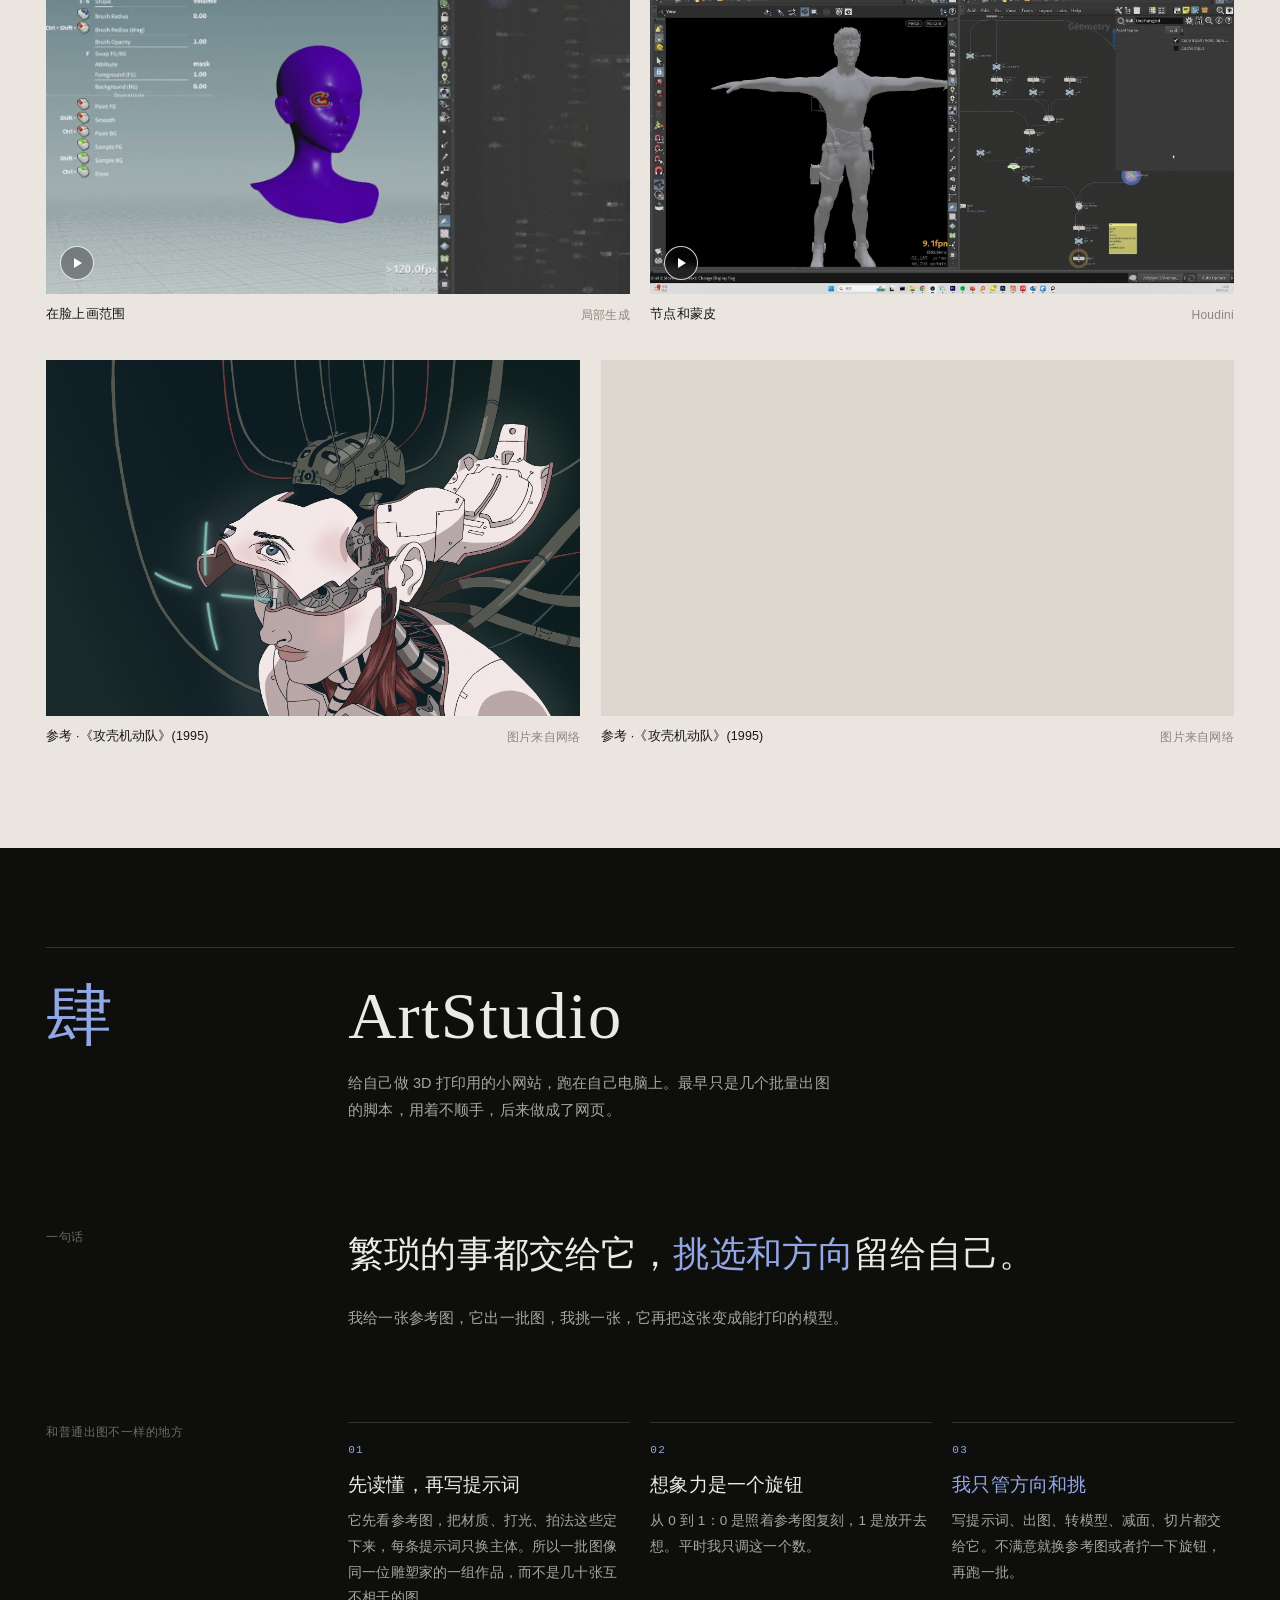
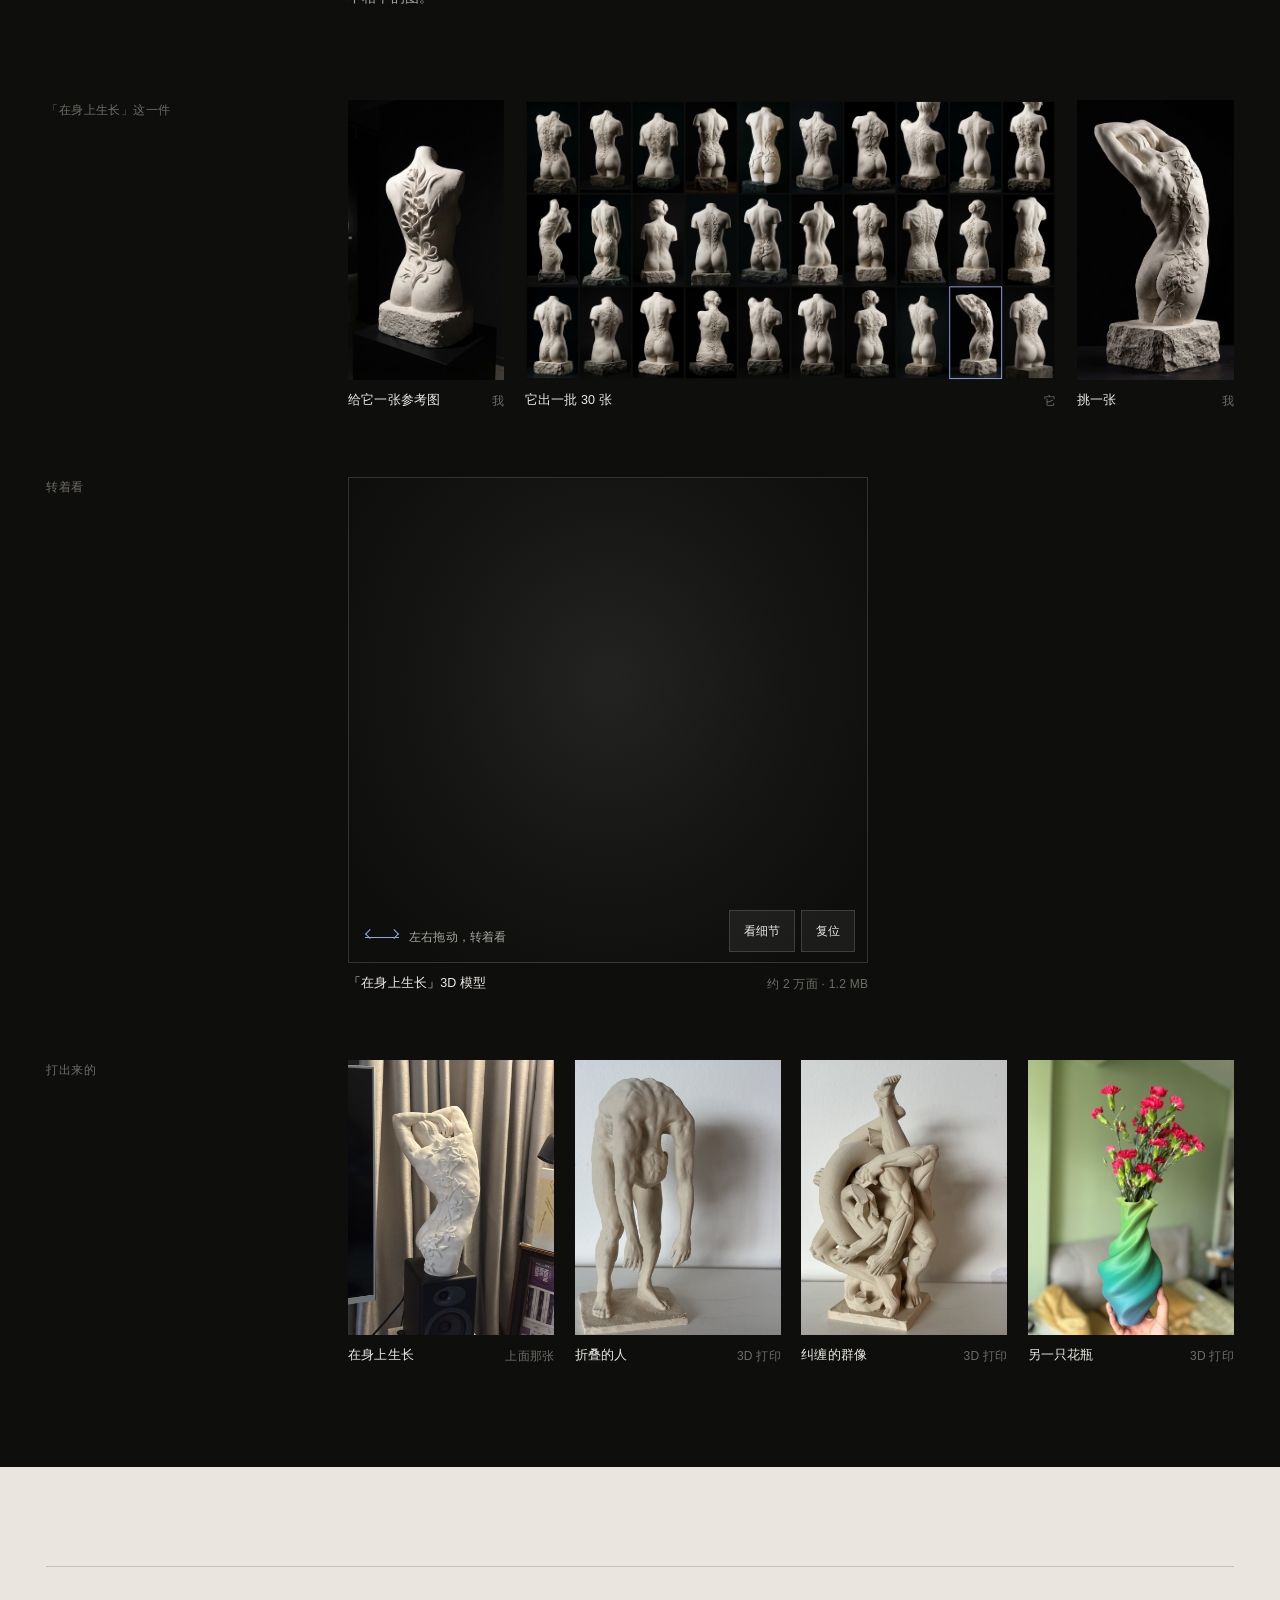
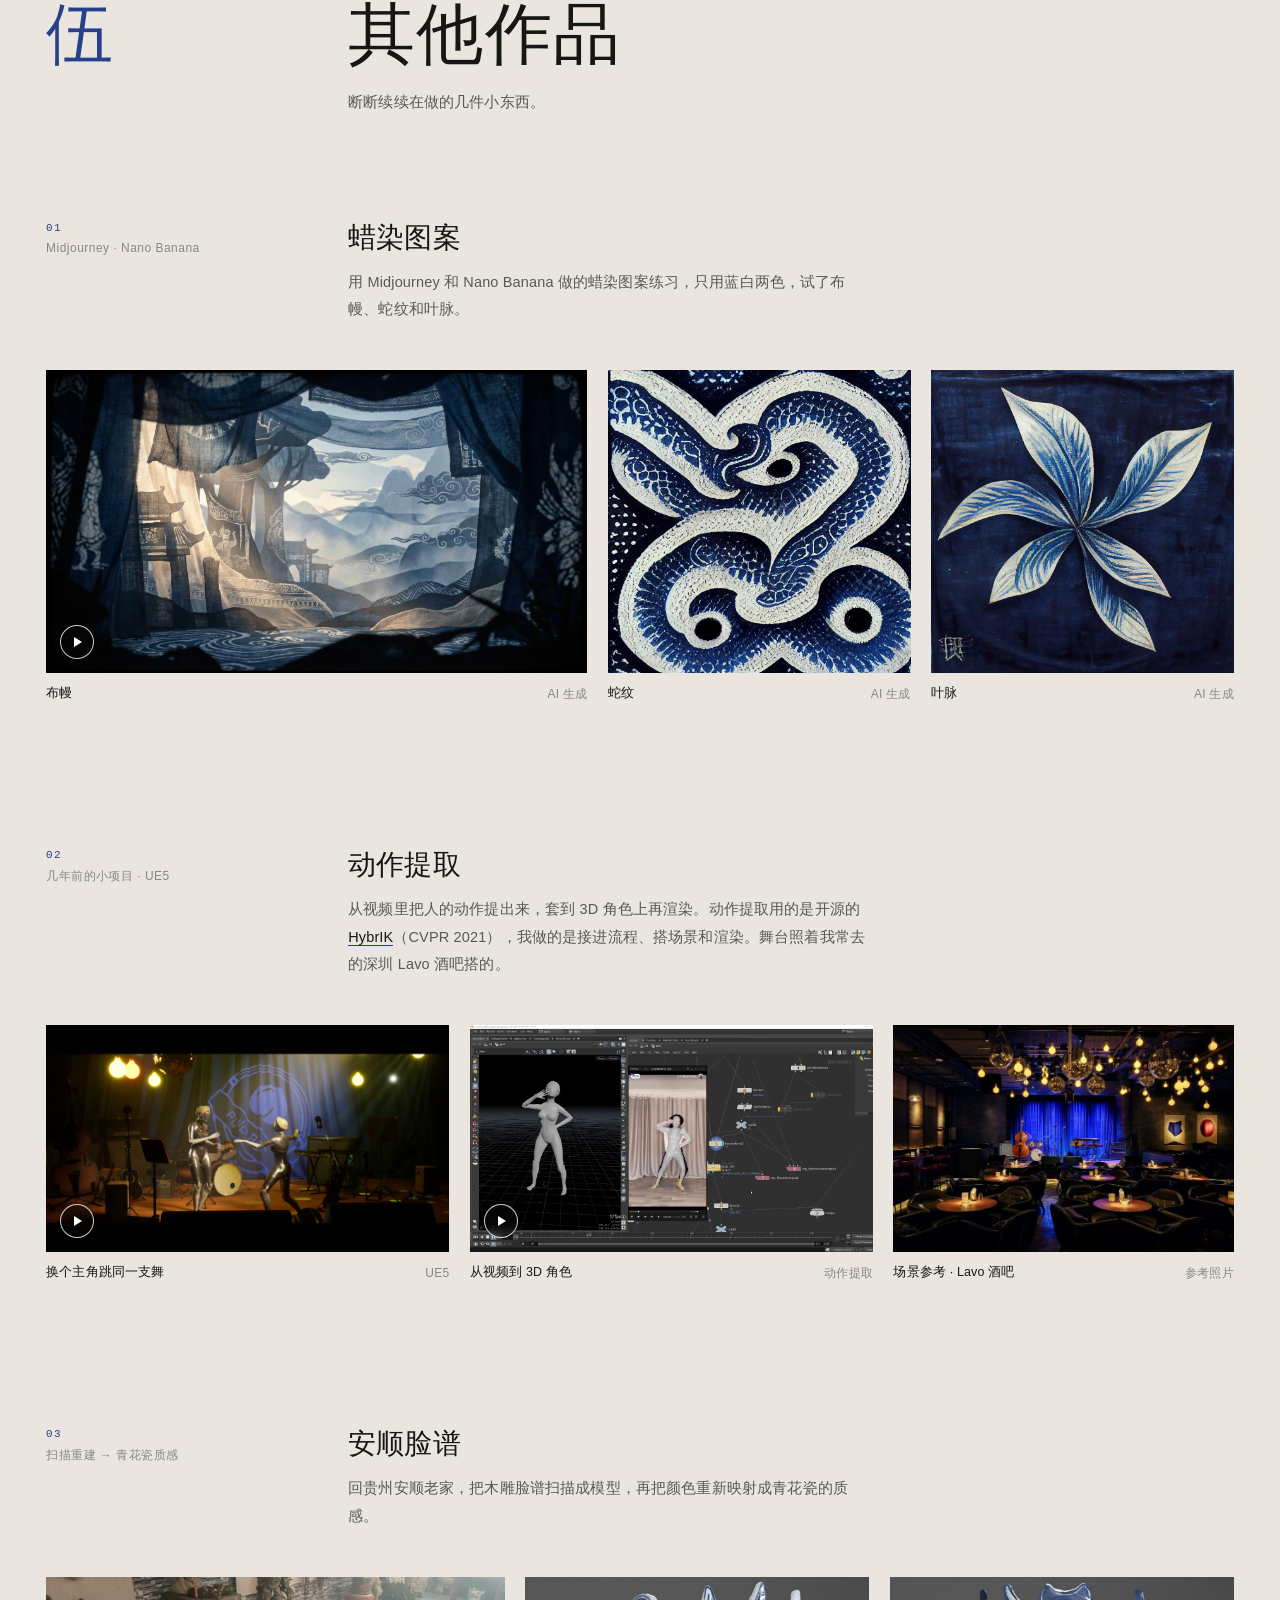
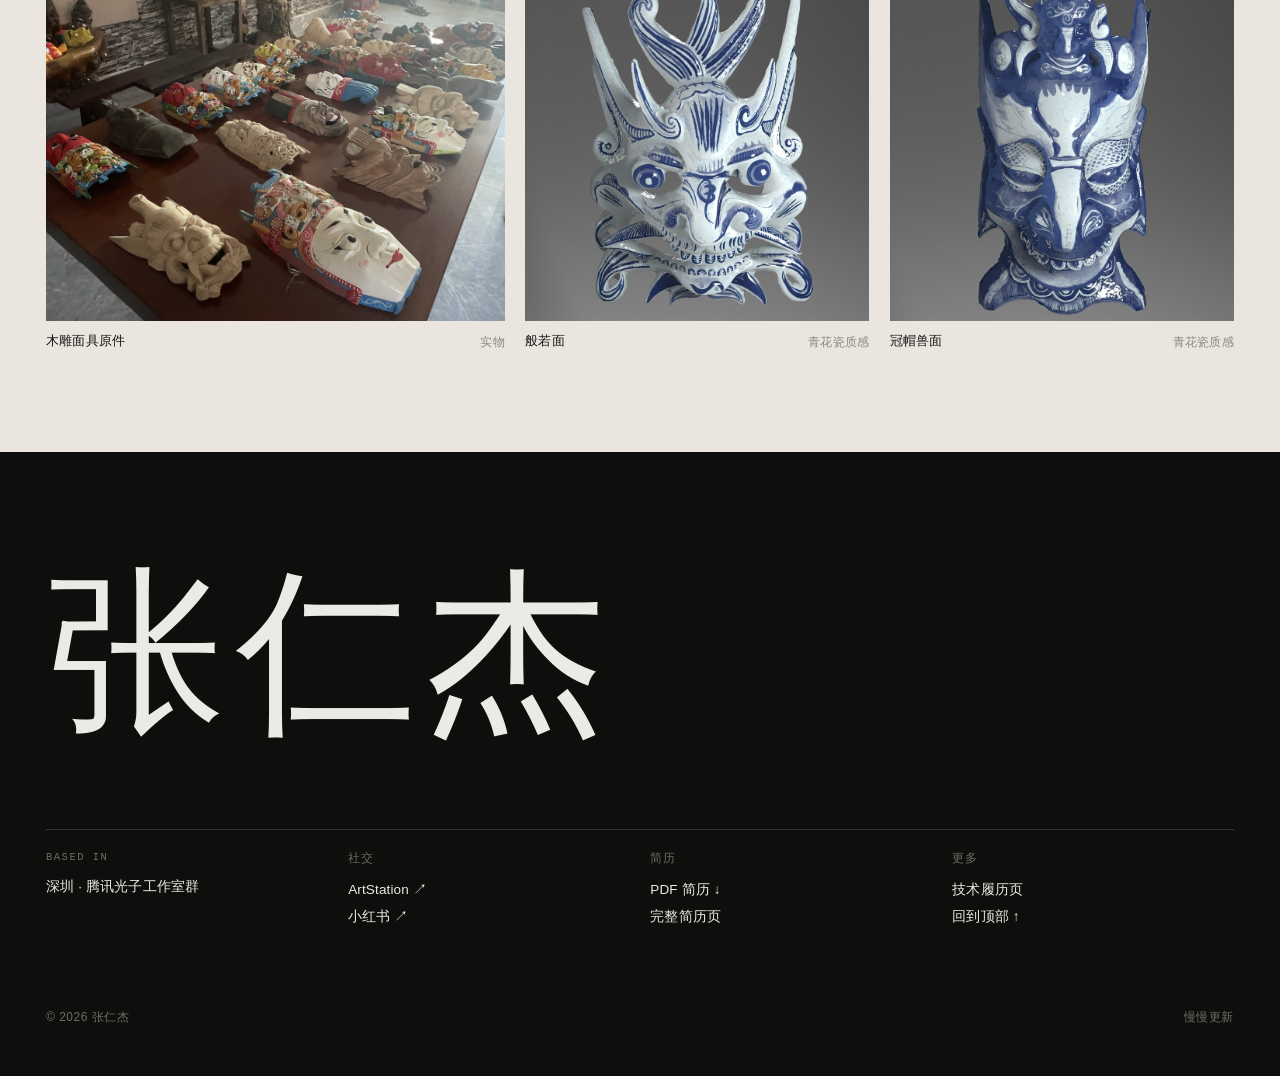
<file: showcase-v7.html>
<!DOCTYPE html>
<html lang="zh-CN">
<head>
<meta charset="UTF-8" />
<meta name="viewport" content="width=device-width, initial-scale=1.0" />
<meta name="description" content="张仁杰，技术美术。腾讯光子工作室群 TA 负责人；程序化生成、AI 辅助创作与 3D 打印造物。" />
<title>张仁杰 — Technical Artist</title>
<script>document.documentElement.classList.add('js');</script>
<style>
/* ============================================================
   设计系统 v5
   - 两个色调：tone-dark（炭黑）/ tone-paper（暖纸）交替换气
   - 一个强调色：#d94e28，只用于「我来判断」
   - 字体：系统无衬线；元信息一律等宽小字
   - 对齐：同一行媒体等高（宽度按真实比例分配），零裁切
   ============================================================ */
:root {
  --pad: clamp(20px, 3.6vw, 60px);
  --gap: clamp(12px, 1.6vw, 24px);
  --accent: #d94e28;
  --ease: cubic-bezier(.22, 1, .36, 1);
  --sans: "Helvetica Neue", Helvetica, "PingFang SC", "Hiragino Sans GB", "Microsoft YaHei", Arial, sans-serif;
  --mono: ui-monospace, SFMono-Regular, Menlo, Consolas, "PingFang SC", monospace;
}
.tone-dark  { --bg: #0e0e0d; --fg: #eceae5; --dim: #a9a69e; --faint: #6f6c66; --line: rgba(255,255,255,.15); --mat: #191917; }
.tone-paper { --bg: #eae6df; --fg: #161614; --dim: #5b5852; --faint: #8b877e; --line: rgba(22,22,20,.17);  --mat: #dcd7ce; }

* { box-sizing: border-box; }
html { scroll-behavior: smooth; scroll-padding-top: 60px; -webkit-text-size-adjust: 100%; }
body {
  margin: 0; background: #0e0e0d; color: #eceae5;
  font-family: var(--sans); font-size: 14px; line-height: 1.9; letter-spacing: .01em;
  -webkit-font-smoothing: antialiased; -moz-osx-font-smoothing: grayscale;
}
img, video { display: block; max-width: 100%; }
a { color: inherit; text-decoration: none; }
button { font: inherit; color: inherit; background: none; border: 0; padding: 0; cursor: pointer; }
:focus-visible { outline: 1px solid currentColor; outline-offset: 4px; }
::selection { background: var(--accent); color: #fff; }
h1, h2, h3, h4, h5, p, figure, ol, ul, dl, dd { margin: 0; padding: 0; }
ol, ul { list-style: none; }

.wrap { padding-left: var(--pad); padding-right: var(--pad); max-width: 1480px; margin: 0 auto; }
.sec { background: var(--bg); color: var(--fg); padding: clamp(72px, 11vh, 140px) 0; position: relative; }
.mono { font-family: var(--mono); font-size: 10.5px; letter-spacing: .14em; line-height: 1.8; }

/* ---------- 顶栏 ---------- */
.nav {
  position: fixed; top: 0; left: 0; right: 0; z-index: 50;
  display: flex; align-items: baseline; gap: clamp(16px, 3vw, 44px);
  padding: 16px var(--pad) 14px; color: var(--fg);
  border-bottom: 1px solid transparent;
  transition: color .4s var(--ease), background-color .4s var(--ease), border-color .4s var(--ease);
}
.nav.is-stuck.tone-dark  { background: rgba(14,14,13,.86); border-bottom-color: rgba(255,255,255,.1); -webkit-backdrop-filter: blur(14px); backdrop-filter: blur(14px); }
.nav.is-stuck.tone-paper { background: rgba(234,230,223,.88); border-bottom-color: rgba(22,22,20,.12); -webkit-backdrop-filter: blur(14px); backdrop-filter: blur(14px); }
.brand { font-size: 13px; letter-spacing: .08em; font-weight: 500; white-space: nowrap; }
.brand span { font: 10px var(--mono); letter-spacing: .12em; opacity: .5; margin-left: 10px; }
.nav-links { display: flex; gap: clamp(12px, 1.9vw, 30px); margin-left: auto; font: 10.5px var(--mono); letter-spacing: .1em; }
.nav-links a { position: relative; padding-bottom: 3px; opacity: .62; transition: opacity .3s; white-space: nowrap; }
.nav-links a:hover, .nav-links a.is-on { opacity: 1; }
.nav-links a::after { content: ""; position: absolute; left: 0; right: 0; bottom: 0; height: 1px; background: currentColor; transform: scaleX(0); transform-origin: left; transition: transform .45s var(--ease); }
.nav-links a.is-on::after { transform: scaleX(1); }
@media (max-width: 760px) { .brand span { display: none; } .nav-links { font-size: 10px; gap: 12px; } }

/* ---------- 章节标题 ---------- */
.chap {
  display: grid; grid-template-columns: repeat(12, 1fr); gap: var(--gap); align-items: baseline;
  border-top: 1px solid var(--line); padding-top: 16px; margin-bottom: clamp(40px, 7vw, 96px);
}
.chap-num { grid-column: 1 / 3; color: var(--faint); }
.chap-title { grid-column: 3 / 9; font-size: clamp(34px, 4.6vw, 64px); font-weight: 300; line-height: 1.1; letter-spacing: -.01em; }
.chap-title i { font: 400 11px var(--mono); letter-spacing: .16em; color: var(--faint); margin-left: 16px; vertical-align: middle; }
.chap-note { grid-column: 9 / 13; font-size: 13px; line-height: 1.85; color: var(--dim); }
@media (max-width: 860px) {
  .chap-num, .chap-title, .chap-note { grid-column: 1 / -1; }
  .chap-note { margin-top: 6px; }
}

/* ============================================================
   首屏
   ============================================================ */
.hero { min-height: 100svh; display: flex; flex-direction: column; padding: clamp(92px, 13vh, 150px) 0 clamp(24px, 4vh, 40px); }
.hero > .wrap { width: 100%; }
.hero-body { flex: 1; display: grid; grid-template-columns: repeat(12, 1fr); gap: var(--gap); align-items: end; }
.hero-copy { grid-column: 1 / 8; align-self: center; }
.eyebrow { color: var(--dim); margin-bottom: clamp(18px, 3vh, 34px); }
.hero h1 { font-size: clamp(72px, 12.5vw, 188px); line-height: .98; font-weight: 200; letter-spacing: -.03em; }
.hero-lead { margin-top: clamp(22px, 3.6vh, 44px); max-width: 27em; font-size: clamp(15px, 1.45vw, 18px); line-height: 1.95; font-weight: 300; color: #d9d7d1; }
.hero-lead strong { font-weight: 500; color: var(--fg); }
.hero-fig { grid-column: 9 / 13; justify-self: end; width: 100%; max-width: calc(min(72svh, 700px) * .5625); }
.hero-fig .m { cursor: zoom-in; }
.hero-fig figcaption { display: flex; justify-content: space-between; gap: 10px; margin-top: 10px; color: var(--faint); }
.facts { display: grid; grid-template-columns: repeat(4, 1fr); gap: var(--gap); border-top: 1px solid var(--line); margin-top: clamp(32px, 6vh, 64px); padding-top: 16px; }
.facts dt { color: var(--faint); margin-bottom: 4px; }
.facts dd { font-size: 13px; line-height: 1.6; color: #cfcdc7; }
.facts dd b { display: block; font-size: clamp(20px, 2.1vw, 28px); font-weight: 300; color: var(--fg); letter-spacing: -.01em; line-height: 1.3; }
@media (max-width: 860px) {
  .hero-copy { grid-column: 1 / -1; }
  .hero-fig { grid-column: 1 / -1; justify-self: start; max-width: 240px; margin-top: 28px; }
  .facts { grid-template-columns: 1fr 1fr; row-gap: 20px; }
}

/* ============================================================
   个人信息
   ============================================================ */
.irow { display: grid; grid-template-columns: repeat(12, 1fr); gap: var(--gap); padding: 28px 0; border-top: 1px solid var(--line); }
.irow:first-of-type { border-top: 0; padding-top: 0; }
.ik { grid-column: 1 / 4; color: var(--faint); padding-top: 4px; }
.iv { grid-column: 4 / 11; }
.iv h3 { font-size: 19px; font-weight: 400; line-height: 1.5; }
.iv .where { color: var(--faint); margin: 2px 0 8px; }
.iv p { color: var(--dim); max-width: 40em; }
.iv .entry + .entry { margin-top: 26px; }
@media (max-width: 760px) { .ik, .iv { grid-column: 1 / -1; } }

.sub { color: var(--faint); margin: clamp(56px, 8vw, 100px) 0 18px; }
.duty { display: grid; grid-template-columns: repeat(4, 1fr); gap: var(--gap); }
.duty article { border-top: 1px solid var(--fg); padding-top: 14px; }
.duty .mono { color: var(--faint); }
.duty h4 { font-size: 15px; font-weight: 500; margin: 4px 0 10px; }
.duty li { position: relative; padding-left: 12px; font-size: 12.5px; line-height: 1.85; color: var(--dim); }
.duty li::before { content: ""; position: absolute; left: 0; top: .95em; width: 5px; height: 1px; background: currentColor; opacity: .55; }
@media (max-width: 1020px) { .duty { grid-template-columns: 1fr 1fr; row-gap: 32px; } }
@media (max-width: 560px) { .duty { grid-template-columns: 1fr; } }

.tl li { display: grid; grid-template-columns: repeat(12, 1fr); gap: var(--gap); padding: 22px 0; border-top: 1px solid var(--line); }
.tl li:last-child { border-bottom: 1px solid var(--line); }
.tl .yr { grid-column: 1 / 4; color: var(--faint); padding-top: 4px; }
.tl .bd { grid-column: 4 / 11; }
.tl h3 { display: inline; font-size: 16px; font-weight: 500; }
.tl .role { margin-left: 12px; color: var(--faint); font-size: 12px; }
.tl p { margin-top: 4px; font-size: 13px; color: var(--dim); max-width: 40em; }
@media (max-width: 760px) { .tl .yr, .tl .bd { grid-column: 1 / -1; } }

/* ============================================================
   作品主题块
   ============================================================ */
.topic + .topic { margin-top: clamp(72px, 10vw, 136px); border-top: 1px solid var(--line); padding-top: clamp(28px, 4vw, 48px); }
.t-head { display: grid; grid-template-columns: repeat(12, 1fr); gap: var(--gap); margin-bottom: clamp(28px, 4vw, 54px); }
.t-meta { grid-column: 1 / 5; }
.t-num { color: var(--faint); }
.t-title { margin: 6px 0 8px; font-size: clamp(24px, 2.6vw, 36px); font-weight: 300; line-height: 1.3; letter-spacing: -.005em; }
.t-en { color: var(--faint); }
.t-story { grid-column: 6 / 13; }
.t-story p { color: var(--dim); max-width: 42em; }
.t-story p + p { margin-top: 12px; }
.t-story strong { color: var(--fg); font-weight: 500; }
.t-story .em { color: var(--fg); }
.t-story a { color: var(--fg); border-bottom: 1px solid var(--faint); }
.t-story a:hover { border-bottom-color: var(--fg); }
@media (max-width: 860px) { .t-meta, .t-story { grid-column: 1 / -1; } }

/* ============================================================
   媒体：等高画廊流 + 装裱画框
   ============================================================ */
.row { display: flex; gap: var(--gap); align-items: flex-start; }
.row + .row, .row + .split, .split + .row, .row + .frames { margin-top: clamp(28px, 3.6vw, 52px); }
/* 宽度 = 真实宽高比 → 同一行高度严格相等 */
.fig { margin: 0; min-width: 0; flex: calc(var(--w) / var(--h)) 1 0%; }
.m {
  position: relative; display: block; width: 100%; overflow: hidden;
  aspect-ratio: var(--w) / var(--h); background: var(--mat); cursor: zoom-in;
}
.m img { position: absolute; inset: 0; width: 100%; height: 100%; object-fit: cover; transition: transform 1.2s var(--ease); }
.m:hover img { transform: scale(1.02); }
.fig figcaption { display: flex; justify-content: space-between; gap: 14px; margin-top: 10px; font-size: 12px; line-height: 1.7; color: var(--dim); }
.fig figcaption b { font-weight: 400; color: var(--fg); }
.fig figcaption span { font: 10px/1.9 var(--mono); letter-spacing: .1em; color: var(--faint); text-align: right; text-transform: uppercase; }
.pl {
  position: absolute; left: 14px; bottom: 14px; width: 34px; height: 34px; border-radius: 50%;
  border: 1px solid rgba(255,255,255,.8); background: rgba(14,14,13,.35);
  -webkit-backdrop-filter: blur(4px); backdrop-filter: blur(4px);
  display: grid; place-items: center; transition: transform .5s var(--ease);
}
.pl::after { content: ""; margin-left: 2px; border-left: 8px solid #fff; border-top: 5px solid transparent; border-bottom: 5px solid transparent; }
.m:hover .pl { transform: scale(1.14); }
@media (max-width: 720px) {
  .row { flex-direction: column; gap: 24px; }
  .row .fig { flex: none; width: 100%; }
  .row.keep { flex-direction: row; gap: var(--gap); }
  .row.keep .fig { flex: calc(var(--w) / var(--h)) 1 0%; width: auto; }
}

/* 左图右文 */
.split { display: grid; grid-template-columns: repeat(12, 1fr); gap: var(--gap); align-items: center; }
.split > .a { grid-column: 1 / 7; }
.split > .b { grid-column: 8 / 13; }
.quote { font-size: clamp(20px, 2.4vw, 32px); line-height: 1.55; font-weight: 300; letter-spacing: -.005em; }
.quote em { font-style: normal; color: var(--faint); }
@media (max-width: 860px) { .split > .a, .split > .b { grid-column: 1 / -1; } .split > .b { margin-top: 16px; } }

/* 装裱画框：统一外框，画芯保持原比例 */
.frames { display: grid; grid-template-columns: repeat(var(--n, 4), 1fr); gap: var(--gap); }
.frames .fig { flex: none; }
.frame { position: relative; display: block; width: 100%; aspect-ratio: 3 / 4; background: var(--mat); overflow: hidden; cursor: zoom-in; }
.frame img { position: absolute; inset: 0; width: 100%; height: 100%; object-fit: contain; transition: transform 1.2s var(--ease); }
.frame:hover img { transform: scale(1.02); }
.frame .lbl { position: absolute; left: 10px; top: 10px; z-index: 2; font: 9.5px var(--mono); letter-spacing: .14em; color: var(--fg); background: var(--bg); padding: 3px 8px; }
@media (max-width: 860px) { .frames { grid-template-columns: 1fr 1fr; row-gap: 28px; } }

/* ============================================================
   ArtStudio（暖纸底）
   ============================================================ */
.statement { font-size: clamp(26px, 3.6vw, 52px); font-weight: 300; line-height: 1.32; letter-spacing: -.012em; max-width: 21em; }
.statement em { font-style: normal; color: var(--faint); }

.legend { display: flex; flex-wrap: wrap; gap: 24px; color: var(--faint); margin: clamp(40px, 6vw, 72px) 0 20px; }
.legend i { display: inline-block; width: 9px; height: 9px; border-radius: 50%; margin-right: 8px; vertical-align: -1px; }
.legend .me i { background: var(--accent); }
.legend .sys i { border: 1px solid var(--faint); }
.legend .out i { background: var(--fg); }

.flow { display: grid; grid-template-columns: repeat(6, 1fr); gap: 0; }
.stage { position: relative; padding: 22px 18px 0 0; border-top: 1px solid var(--fg); }
.stage::before { content: ""; position: absolute; left: 0; top: -5px; width: 9px; height: 9px; border-radius: 50%; background: var(--bg); border: 1px solid var(--fg); }
.stage.has-me::before { background: var(--accent); border-color: var(--accent); }
.stage .no { color: var(--faint); }
.stage h4 { font-size: 16px; font-weight: 500; margin: 2px 0 12px; line-height: 1.4; }
.stage li { font-size: 12.5px; line-height: 1.75; color: var(--dim); padding: 8px 0; border-top: 1px solid var(--line); }
.stage li b { display: block; font-weight: 500; color: var(--fg); font-size: 12.5px; }
.stage li.me b { color: var(--accent); }
.stage li.me b::before { content: "我 · "; }
.stage li.out b::before { content: "产出 · "; color: var(--faint); font-weight: 400; }
.loop { margin-top: 30px; display: flex; align-items: center; gap: 14px; font-size: 13px; color: var(--dim); }
.loop::before { content: ""; flex: 0 0 46px; height: 1px; background: var(--accent); }
@media (max-width: 1020px) {
  .flow { grid-template-columns: repeat(3, 1fr); row-gap: 36px; }
}
@media (max-width: 620px) { .flow { grid-template-columns: 1fr; } .stage { padding-right: 0; } }

.sub-block { margin-top: clamp(56px, 8vw, 110px); }
.sb-head { display: grid; grid-template-columns: repeat(12, 1fr); gap: var(--gap); margin-bottom: clamp(24px, 3vw, 40px); border-top: 1px solid var(--line); padding-top: 14px; }
.sb-head .no { grid-column: 1 / 3; color: var(--faint); }
.sb-head h4 { grid-column: 3 / 6; font-size: 19px; font-weight: 400; line-height: 1.5; }
.sb-head p { grid-column: 6 / 13; color: var(--dim); max-width: 42em; }
.sb-head p strong { color: var(--fg); font-weight: 500; }
@media (max-width: 860px) { .sb-head .no, .sb-head h4, .sb-head p { grid-column: 1 / -1; } }

.path { display: flex; flex-wrap: wrap; align-items: center; gap: 6px 10px; margin-bottom: clamp(28px, 4vw, 48px); font: 11px var(--mono); letter-spacing: .06em; color: var(--dim); }
.path span { padding: 5px 0; border-bottom: 1px solid var(--line); }
.path .arr { border: 0; color: var(--faint); }
.path .now { color: var(--fg); border-bottom-color: var(--fg); }

/* ============================================================
   TA 作品：三件主展 + 索引表
   ============================================================ */
.feature { display: grid; grid-template-columns: repeat(12, 1fr); gap: var(--gap); align-items: end; }
.feature + .feature { margin-top: clamp(48px, 6vw, 96px); }
.feature .fig { grid-column: 1 / 10; flex: none; }
.feature .txt { grid-column: 10 / 13; padding-bottom: 4px; }
.feature.rev .fig { grid-column: 4 / 13; grid-row: 1; }
.feature.rev .txt { grid-column: 1 / 4; grid-row: 1; }
.txt .mono { color: var(--faint); display: block; margin-bottom: 8px; }
.txt h4 { font-size: clamp(19px, 1.9vw, 26px); font-weight: 300; line-height: 1.4; margin-bottom: 10px; }
.txt p { font-size: 13px; color: var(--dim); line-height: 1.85; }
@media (max-width: 860px) {
  .feature .fig, .feature.rev .fig, .feature .txt, .feature.rev .txt { grid-column: 1 / -1; grid-row: auto; }
  .feature .txt { margin-top: 6px; }
}
.index-head { margin: clamp(64px, 9vw, 120px) 0 6px; display: flex; justify-content: space-between; color: var(--faint); border-top: 1px solid var(--line); padding-top: 14px; }
.idx { border-bottom: 1px solid var(--line); }
.idx-row {
  display: grid; grid-template-columns: 56px minmax(0, 4fr) minmax(0, 3fr) minmax(0, 5fr) 28px; gap: var(--gap); align-items: baseline;
  width: 100%; text-align: left; padding: 18px 0; border-top: 1px solid var(--line);
  transition: padding .5s var(--ease), color .3s;
}
.idx-row .n { color: var(--faint); }
.idx-row .nm { font-size: 17px; font-weight: 300; }
.idx-row .tg { font: 10.5px var(--mono); letter-spacing: .1em; color: var(--faint); }
.idx-row .ds { font-size: 12.5px; color: var(--dim); line-height: 1.7; }
.idx-row .go { text-align: right; color: var(--faint); transition: transform .5s var(--ease), color .3s; }
.idx-row:hover { padding-left: 14px; }
.idx-row:hover .go { transform: translateX(-4px); color: var(--fg); }
.idx-row .vd::after { content: " ▶"; font-size: 9px; color: var(--faint); }
@media (max-width: 860px) {
  .idx-row { grid-template-columns: 34px 1fr; row-gap: 2px; }
  .idx-row .tg, .idx-row .ds { grid-column: 2; }
  .idx-row .go { display: none; }
}
.peek {
  position: fixed; z-index: 70; left: 0; top: 0; width: 280px; pointer-events: none;
  opacity: 0; transform: translate3d(0, 0, 0); transition: opacity .25s;
  background: #0e0e0d; box-shadow: 0 20px 60px rgba(0, 0, 0, .35);
}
.peek.on { opacity: 1; }
.peek img { width: 100%; height: auto; }
@media (hover: none), (max-width: 860px) { .peek { display: none; } }

/* ============================================================
   页脚
   ============================================================ */
.footer { padding: clamp(80px, 13vh, 160px) 0 48px; }
.footer .big { font-size: clamp(64px, 14vw, 220px); font-weight: 200; letter-spacing: -.035em; line-height: .95; }
.f-grid { display: grid; grid-template-columns: repeat(12, 1fr); gap: var(--gap); margin-top: clamp(40px, 7vw, 96px); border-top: 1px solid var(--line); padding-top: 18px; }
.f-grid > div { grid-column: span 3; }
.f-grid .mono { color: var(--faint); display: block; margin-bottom: 6px; }
.f-grid a, .f-grid span.v { display: block; font-size: 13.5px; line-height: 2; color: var(--fg); }
.f-grid a:hover { color: var(--accent); }
.copy { margin-top: clamp(40px, 6vw, 80px); color: var(--faint); display: flex; justify-content: space-between; gap: 16px; flex-wrap: wrap; }
@media (max-width: 860px) { .f-grid > div { grid-column: span 6; margin-bottom: 18px; } }

/* ---------- 灯箱 ---------- */
dialog { width: 100vw; height: 100vh; max-width: none; max-height: none; margin: 0; padding: 0; border: 0; background: #0b0b0a; color: #eceae5; }
dialog::backdrop { background: #0b0b0a; }
dialog[open] { display: grid; grid-template-rows: 1fr auto; }
.lb-stage { position: relative; min-height: 0; display: flex; align-items: center; justify-content: center; padding: 56px 72px 12px; }
.lb-stage img, .lb-stage video { max-width: 100%; max-height: 100%; object-fit: contain; }
.lb-info { display: flex; gap: 18px; align-items: baseline; justify-content: center; padding: 14px 24px 22px; font-size: 13px; color: #8d8a83; flex-wrap: wrap; }
.lb-info h2 { font-size: 14px; font-weight: 500; color: #eceae5; margin: 0; }
.lb-btn { position: absolute; color: #eceae5; opacity: .55; padding: 14px; font: 11px var(--mono); letter-spacing: .1em; transition: opacity .2s; z-index: 2; }
.lb-btn:hover { opacity: 1; }
.lb-close { top: 6px; right: 12px; }
.lb-prev, .lb-next { top: 50%; transform: translateY(-50%); font-size: 22px; }
.lb-prev { left: 8px; } .lb-next { right: 8px; }
@media (max-width: 700px) { .lb-stage { padding: 52px 6px 8px; } }

/* ---------- 入场 ---------- */
.js .rise { opacity: 0; transform: translateY(18px); transition: opacity .9s var(--ease), transform .9s var(--ease); }
.js .rise.in { opacity: 1; transform: none; }
.m img { opacity: 0; transition: opacity .8s var(--ease), transform 1.2s var(--ease); }
.m img.is-in, .frame img.is-in { opacity: 1; }
.frame img { opacity: 0; transition: opacity .8s var(--ease), transform 1.2s var(--ease); }
.peek img { opacity: 1; }
@media (prefers-reduced-motion: reduce) {
  html { scroll-behavior: auto; }
  *, *::before, *::after { transition: none !important; animation: none !important; }
  .js .rise { opacity: 1; transform: none; }
}

/* ============================================================
   v6 覆盖层：宋体标题 / 中文章节号 / 靛蓝强调色 / ArtStudio 四步 / 页脚字符雨
   ============================================================ */
:root {
  --serif: "Songti SC", "STSong", "Source Han Serif SC", "Noto Serif SC", "Noto Serif CJK SC", "SimSun", serif;
}
/* 强调色：贵州蜡染的靛蓝。深底用浅一档保证可读 */
.tone-dark  { --accent: #92a8e6; --on-accent: #0e0e0d; }
.tone-paper { --accent: #26408c; --on-accent: #f3f0ea; }

.hero h1, .chap-title, .chap-num .cn, .t-title, .footer .big, .quote, .txt h4,
.facts dd b, .as-lead, .step h4, .iv h3, .tl h3, .duty h4, .idx-row .nm, .sb-title {
  font-family: var(--serif);
}
.hero h1 { font-weight: 300; letter-spacing: .04em; font-size: clamp(76px, 11.5vw, 172px); }
.hero-lead { font-size: clamp(15px, 1.35vw, 17px); max-width: 30em; color: var(--dim); }
.hero-lead strong { font-weight: 400; }
.facts dd b { font-weight: 400; letter-spacing: 0; }

/* 章节头：左侧一个大号中文数字 */
.chap { align-items: end; }
.chap-num { display: flex; flex-direction: column; gap: 10px; }
.chap-num .cn { font-size: clamp(56px, 6.4vw, 96px); line-height: .9; font-weight: 300; color: var(--faint); }
.chap-title { font-weight: 300; letter-spacing: .02em; }
.chap-title i { font-family: var(--mono); }
.chap-note a { color: var(--fg); border-bottom: 1px solid var(--accent); }

.iv h3, .tl h3 { font-weight: 400; }
.duty h4 { font-size: 17px; font-weight: 400; }
.duty article { border-top-color: var(--line); }
.duty article.core { border-top: 2px solid var(--accent); }
.duty article.core .mono { color: var(--accent); }
.t-title { font-weight: 300; }
.txt h4 { font-weight: 400; }
.idx-row .nm { font-weight: 400; }
.idx-row:hover .go { color: var(--accent); }
.f-grid a:hover { color: var(--accent); }
::selection { background: var(--accent); color: var(--on-accent, #fff); }

.sub2 { display: flex; justify-content: space-between; gap: 16px; color: var(--faint); margin: 0 0 18px; }
.ta-duty { margin-bottom: clamp(72px, 10vw, 140px); }

/* ============================================================
   ArtStudio：一段话 + 四步（我 / 它）
   ============================================================ */
.as-lead { font-size: clamp(22px, 2.5vw, 34px); line-height: 1.7; font-weight: 300; max-width: 25em; }
.as-lead b { font-weight: 400; color: var(--accent); }
.as-aside { margin-top: 18px; color: var(--dim); max-width: 40em; }
.steps {
  display: grid; grid-template-columns: 1fr 1fr; gap: clamp(36px, 4.4vw, 64px) var(--gap);
  margin-top: clamp(48px, 7vw, 96px);
}
.step .frame { aspect-ratio: 16 / 10; }
.step-cap { display: flex; align-items: baseline; gap: 12px; margin-top: 16px; }
.step-no { font: 10.5px var(--mono); letter-spacing: .14em; color: var(--faint); }
.who {
  font-size: 11px; line-height: 1; padding: 4px 8px 3px; border: 1px solid var(--line);
  border-radius: 999px; color: var(--dim); white-space: nowrap; align-self: center;
}
.who.me { background: var(--accent); border-color: var(--accent); color: var(--on-accent); }
.step h4 { font-size: 21px; font-weight: 400; line-height: 1.4; }
.step p { margin-top: 6px; font-size: 13px; color: var(--dim); max-width: 34em; }
.as-best {
  display: grid; grid-template-columns: repeat(12, 1fr); gap: var(--gap); align-items: baseline;
  margin-top: clamp(64px, 9vw, 120px); border-top: 1px solid var(--line); padding-top: 16px;
}
.as-best .mono { grid-column: 1 / 4; color: var(--faint); }
.as-best p { grid-column: 4 / 13; color: var(--dim); }
.as-best + .frames { margin-top: clamp(24px, 3vw, 40px); }
@media (max-width: 760px) {
  .steps { grid-template-columns: 1fr; }
  .as-best .mono, .as-best p { grid-column: 1 / -1; }
}

/* ============================================================
   首屏：左字右图（横幅作品）
   ============================================================ */
.hero-copy { grid-column: 1 / 7; }
.hero-fig { grid-column: 7 / 13; max-width: none; justify-self: stretch; }
.hero-fig figcaption { font-family: var(--mono); }
@media (max-width: 860px) { .hero-copy, .hero-fig { grid-column: 1 / -1; max-width: none; } .hero h1 { font-size: clamp(64px, 20vw, 96px); } }

/* 段落里的小注 */
.t-story .note { font-size: 12.5px; color: var(--faint); }

/* ============================================================
   v7 版式规则（覆盖 p1/p2/p3）
   1. 两条对齐线：页面左边线（侧栏标签、整行媒体）+ 正文线（第 4 栏起：标题、正文）
   2. 三级字：宋体标题 / 黑体正文（中灰）/ 小号标签（浅灰）
   3. 靛蓝只标两类东西：章节与条目编号，以及「我」做的那几步
   ============================================================ */
:root { --body: 14.5px; }
body { font-size: var(--body); }

/* ---------- 通用两栏：侧栏 1-3 栏，正文 4-12 栏 ---------- */
.blk { display: grid; grid-template-columns: repeat(12, 1fr); gap: 0 var(--gap); }
.blk > .k { grid-column: 1 / 4; }
.blk > .v { grid-column: 4 / 13; min-width: 0; }
.blk + .blk { margin-top: clamp(56px, 7vw, 96px); }
.lab { display: block; font-size: 12px; line-height: 1.8; color: var(--faint); letter-spacing: .04em; }
.num { display: block; font: 11px/1.8 var(--mono); letter-spacing: .12em; color: var(--accent); }
.prose { color: var(--dim); max-width: 36em; }
.prose + .prose { margin-top: 12px; }
.prose b { color: var(--fg); font-weight: 500; }
.prose a { color: var(--fg); border-bottom: 1px solid var(--accent); }
.h3 { font-family: var(--serif); font-weight: 400; font-size: clamp(22px, 2.2vw, 30px); line-height: 1.35; margin-bottom: 12px; }
.h4s { font-family: var(--serif); font-weight: 400; font-size: 19px; line-height: 1.45; margin-bottom: 6px; }
@media (max-width: 860px) {
  .blk > .k, .blk > .v { grid-column: 1 / -1; }
  .blk > .k { margin-bottom: 10px; display: flex; gap: 14px; align-items: baseline; flex-wrap: wrap; }
}

/* ---------- 章节头：编号与标题同字号、同基线 ---------- */
.chap { display: grid; grid-template-columns: repeat(12, 1fr); gap: 0 var(--gap); align-items: baseline;
  border-top: 1px solid var(--line); padding-top: clamp(20px, 2.4vw, 32px); margin-bottom: clamp(56px, 8vw, 112px); }
.chap .cn { grid-column: 1 / 4; font-family: var(--serif); font-weight: 400; color: var(--accent);
  font-size: clamp(40px, 5.2vw, 76px); line-height: 1.1; }
.chap .v { grid-column: 4 / 13; }
.chap h2 { font-family: var(--serif); font-weight: 400; font-size: clamp(40px, 5.2vw, 76px); line-height: 1.1; letter-spacing: .02em; }
.chap p { margin-top: 18px; color: var(--dim); max-width: 34em; }
.chap p a { color: var(--fg); border-bottom: 1px solid var(--accent); }
@media (max-width: 860px) { .chap .cn { grid-column: 1 / 3; } .chap .v { grid-column: 3 / 13; } }

/* ---------- 首屏 ---------- */
.hero-body { align-items: center; }
.hero-copy { grid-column: 1 / 8; align-self: center; }
.hero h1 { font-family: var(--serif); font-weight: 400; letter-spacing: .06em; font-size: clamp(72px, 10.5vw, 160px); line-height: 1; }
.hero .role { margin-top: clamp(22px, 3vh, 36px); font-size: clamp(16px, 1.5vw, 20px); color: var(--accent); letter-spacing: .04em; }
.hero-lead { margin-top: 14px; max-width: 28em; font-size: clamp(14.5px, 1.25vw, 16px); color: var(--dim); font-weight: 400; }
.hero-fig { grid-column: 9 / 13; justify-self: end; width: 100%; max-width: calc(min(70svh, 680px) * .5625); }
.hero-fig figcaption { font-family: var(--sans); font-size: 12px; }
.facts dt { font-family: var(--sans); font-size: 12px; letter-spacing: .04em; color: var(--faint); }
.facts dd { color: var(--dim); }
.facts dd b { font-family: var(--serif); font-weight: 400; font-size: clamp(20px, 1.9vw, 26px); }
@media (max-width: 860px) {
  .hero-copy, .hero-fig { grid-column: 1 / -1; }
  .hero-fig { justify-self: start; max-width: 260px; margin-top: 32px; }
  .hero h1 { font-size: clamp(64px, 19vw, 96px); }
}

/* ---------- 个人信息 ---------- */
.irow { padding: 30px 0; }
.ik { font-size: 12px; letter-spacing: .04em; color: var(--faint); font-family: var(--sans); }
.iv { grid-column: 4 / 13; }
.iv h3 { font-family: var(--serif); font-size: 20px; }
.iv .where { font-family: var(--mono); font-size: 11px; letter-spacing: .08em; }
.duty2 { display: grid; grid-template-columns: 1fr 1fr; gap: 36px var(--gap); }
.duty2 article { border-top: 1px solid var(--line); padding-top: 14px; }
.duty2 article.core { border-top-color: var(--accent); }
.duty2 h4 { font-family: var(--serif); font-weight: 400; font-size: 19px; margin-bottom: 8px; }
.duty2 h4 small { font-family: var(--sans); font-size: 12px; color: var(--accent); margin-left: 10px; }
.duty2 li { font-size: 13.5px; line-height: 1.9; color: var(--dim); }
.tl2 li { padding: 20px 0; border-top: 1px solid var(--line); }
.tl2 li:last-child { border-bottom: 1px solid var(--line); }
.tl2 .yr { font: 11px/1.8 var(--mono); letter-spacing: .08em; color: var(--faint); }
.tl2 h3 { font-family: var(--serif); font-weight: 400; font-size: 18px; display: inline; }
.tl2 .role { margin-left: 12px; font-size: 12px; color: var(--faint); }
.tl2 p { margin-top: 4px; color: var(--dim); max-width: 36em; font-size: 13.5px; }
@media (max-width: 620px) { .duty2 { grid-template-columns: 1fr; } }

/* ---------- 作品条目 ---------- */
.item + .item { margin-top: clamp(88px, 11vw, 160px); }
.item > .blk { margin-bottom: clamp(28px, 3.6vw, 48px); }
.item .row + .row { margin-top: clamp(20px, 2.6vw, 36px); }
.fig figcaption { font-size: 12.5px; }
.fig figcaption span { font-family: var(--sans); font-size: 12px; letter-spacing: .02em; text-transform: none; }

/* TA 主展：媒体在正文栏里，标题在媒体下 */
.feat .fig figcaption { display: none; }
.feat .cap { margin-top: 18px; }

/* 其余工具：固定卡片，不再悬停浮出 */
.cards { display: grid; grid-template-columns: repeat(3, 1fr); gap: 40px var(--gap); align-items: start; }
.card { text-align: left; display: block; width: 100%; }
.card .frame { aspect-ratio: 16 / 10; }
.card .frame .pl { left: 12px; bottom: 12px; width: 30px; height: 30px; }
.card .h4s { margin-top: 14px; font-size: 17px; }
.card p { font-size: 13px; color: var(--dim); line-height: 1.8; }
.card .tg { font-size: 12px; color: var(--faint); }
@media (max-width: 1020px) { .cards { grid-template-columns: 1fr 1fr; } }
@media (max-width: 560px) { .cards { grid-template-columns: 1fr; } }

/* ---------- ArtStudio ---------- */
.as-lead2 { font-family: var(--serif); font-size: clamp(24px, 2.8vw, 38px); line-height: 1.55; font-weight: 400; max-width: 20em; }
.as-lead2 em { font-style: normal; color: var(--accent); }
.who2 { display: inline-block; margin-top: 8px; font-size: 12px; line-height: 1; padding: 5px 10px 4px; border-radius: 999px;
  border: 1px solid var(--line); color: var(--dim); }
.who2.me { background: var(--accent); border-color: var(--accent); color: var(--on-accent); }
.st { border-top: 1px solid var(--line); padding-top: clamp(24px, 3vw, 36px); }
.blk.st + .blk.st { margin-top: clamp(48px, 6vw, 80px); }
.st .h3 { margin-bottom: 10px; }
.st .mat { margin-top: clamp(22px, 2.8vw, 36px); }
.two { display: grid; grid-template-columns: minmax(0, 4fr) minmax(0, 8fr); gap: var(--gap); align-items: start; }
.two .frame { aspect-ratio: 9 / 16; }
.frames.pair { max-width: 640px; }
.kv { border-top: 1px solid var(--line); }
.kv div { display: grid; grid-template-columns: 7.5em 1fr; gap: var(--gap); padding: 10px 0; border-bottom: 1px solid var(--line); font-size: 13.5px; line-height: 1.75; }
.kv dt { color: var(--faint); }
.kv dd { color: var(--fg); }
.kv dd small { display: block; color: var(--faint); font-size: 12px; }
.code { font: 12px/1.85 var(--mono); color: var(--dim); background: var(--mat); padding: 16px 18px; white-space: pre-wrap; word-break: break-word; }
.code b { color: var(--fg); font-weight: 400; }
.plist { margin-top: 14px; }
.plist li { display: grid; grid-template-columns: 3.2em minmax(0, 1fr) minmax(0, 13em); gap: var(--gap); padding: 12px 0; border-bottom: 1px solid var(--line); align-items: baseline; }
.plist li:first-child { border-top: 1px solid var(--line); }
.plist .n { font: 11px var(--mono); color: var(--faint); }
.plist .en { font: 12px/1.75 var(--mono); color: var(--dim); }
.plist .zh { font-size: 13px; color: var(--fg); }
.plist li.pick .n, .plist li.pick .zh { color: var(--accent); }
.loop2 { margin-top: 18px; font-size: 13.5px; color: var(--dim); display: flex; gap: 12px; align-items: baseline; }
.loop2::before { content: "↺"; color: var(--accent); }
.sheet .m { cursor: zoom-in; }
@media (max-width: 860px) {
  .two { grid-template-columns: 1fr 1fr; }
  .plist li { grid-template-columns: 2.6em 1fr; }
  .plist .zh { grid-column: 2; }
}
@media (max-width: 560px) { .two { grid-template-columns: 1fr; } .two .frame { max-width: 260px; } }

/* 页脚标签改中文小字 */
.f-grid .lab { margin-bottom: 6px; }
.footer .big { font-family: var(--serif); font-weight: 400; letter-spacing: .06em; }
.nav-links { font-family: var(--sans); font-size: 12px; letter-spacing: .04em; }
.brand { font-family: var(--serif); font-weight: 400; font-size: 15px; }
.brand span { font-family: var(--sans); font-size: 11px; letter-spacing: .04em; }

/* ArtStudio 精简版：三个想法 */
.ideas { list-style: none; margin: 0; padding: 0; display: grid; grid-template-columns: repeat(3, 1fr); gap: var(--gap); }
.ideas li { border-top: 1px solid var(--line); padding-top: 18px; }
.ideas .h4s { margin: 10px 0 10px; font-size: 19px; }
.ideas .h4s em { font-style: normal; color: var(--accent); }
.ideas p { font-size: 13.5px; line-height: 1.9; color: var(--dim); }
@media (max-width: 860px) { .ideas { grid-template-columns: 1fr; row-gap: 32px; } }

/* 手机竖屏：导航不溢出、点击区域够大、小字放到 12px */
@media (max-width: 560px) {
  .nav { padding-top: 2px; padding-bottom: 2px; }
  .nav-links a { padding: 13px 0; }
  .nav-links a::after { bottom: 9px; }
  .f-grid a, .f-grid span.v { padding: 6px 0; line-height: 1.6; }
  .num, .lab, .tl2 .yr, .iv .where, .plist .n, .path, .idx-row .tg, .fig figcaption span, .mono, .card .tg { font-size: 12px; }
  .fig figcaption { font-size: 13px; }
}
@media (max-width: 480px) {
  .brand { display: none; }
  .nav-links { margin-left: 0; width: 100%; justify-content: space-between; gap: 0; font-size: 12.5px; letter-spacing: 0; }
}

/* 3D 查看器 */
.v3d { position: relative; overflow: hidden; height: clamp(460px, 50vw, 680px); background: radial-gradient(ellipse 60% 70% at 50% 42%, #232321 0%, #151514 58%, #0e0e0d 100%); border: 1px solid var(--line); }
.v3d-poster, .v3d-stage { position: absolute; inset: 0; width: 100%; height: 100%; }
.v3d-poster { object-fit: contain; transition: opacity .6s var(--ease); }
.v3d-stage { opacity: 0; transition: opacity .6s var(--ease); cursor: grab; }
.v3d-stage:active { cursor: grabbing; }
.v3d-stage canvas { display: block; width: 100%; height: 100%; outline: none; }
.v3d.is-ready .v3d-stage { opacity: 1; }
.v3d.is-ready .v3d-poster { opacity: 0; pointer-events: none; }
.v3d-status { position: absolute; left: 0; right: 0; bottom: 22px; text-align: center; font-size: 12px; color: var(--dim); letter-spacing: .06em; pointer-events: none; }
.v3d.is-ready .v3d-status:empty { display: none; }
.v3d-hint { position: absolute; left: 16px; bottom: 14px; display: flex; align-items: center; gap: 10px; font-size: 12px; color: var(--dim); pointer-events: none; opacity: 0; transition: opacity .6s var(--ease) .4s; }
.v3d.is-ready .v3d-hint { opacity: 1; }
.v3d-hint i { width: 34px; height: 1px; background: var(--accent); position: relative; }
.v3d-hint i::before, .v3d-hint i::after { content: ""; position: absolute; top: -3px; width: 6px; height: 6px; border-top: 1px solid var(--accent); }
.v3d-hint i::before { left: 0; border-left: 1px solid var(--accent); transform: rotate(-45deg); transform-origin: left top; }
.v3d-hint i::after { right: 0; border-right: 1px solid var(--accent); transform: rotate(45deg); transform-origin: right top; }
.v3d-ui { position: absolute; right: 12px; bottom: 10px; display: flex; gap: 6px; opacity: 0; transition: opacity .6s var(--ease) .4s; }
.v3d.is-ready .v3d-ui { opacity: 1; }
.v3d-ui button { font: inherit; font-size: 12px; color: var(--fg); background: rgba(255,255,255,.06); border: 1px solid var(--line); padding: 9px 14px; min-height: 40px; cursor: pointer; transition: background .25s, border-color .25s; }
.v3d-ui button:hover { background: rgba(255,255,255,.12); border-color: var(--accent); }
.v3d.is-fail .v3d-hint, .v3d.is-fail .v3d-ui { display: none; }
@media (max-width: 560px) {
  .v3d { height: 128vw; max-height: 580px; }
  .v3d-poster, .v3d-stage { bottom: 60px; height: auto; }
  .v3d-hint { top: 14px; bottom: auto; left: 14px; right: auto; justify-content: flex-start; }
  .v3d-status { bottom: 80px; }
  .v3d-ui { left: 12px; right: 12px; bottom: 10px; justify-content: stretch; }
  .v3d-ui button { flex: 1; }
}

/* 3D 预览收小：不占满整行，高度控制在一屏的 60% 以内 */
.v3d-fig { max-width: 520px; }
.v3d { height: clamp(380px, 38vw, 520px); }
@media (max-width: 860px) { .v3d-fig { max-width: 440px; } }
@media (max-width: 560px) { .v3d-fig { max-width: none; } .v3d { height: 116vw; max-height: 520px; } }

</style>
</head>
<body>

<header class="nav tone-dark" id="nav">
  <a class="brand" href="#top">张仁杰<span>技术美术</span></a>
  <nav class="nav-links" id="navLinks" aria-label="主导航">
    <a href="#info">个人信息</a><a href="#ta">TA 作品</a><a href="#works">个人作品</a><a href="#artstudio">ArtStudio</a><a href="#more">其他</a><a href="#contact">联系</a>
  </nav>
</header>
<main>

<section class="sec hero tone-dark" id="top" data-tone="dark">
  <div class="wrap">
    <div class="hero-body">
      <div class="hero-copy">
        <h1>张仁杰</h1>
        <p class="role">技术美术 · UE5 单机项目 TA 负责人</p>
        <p class="hero-lead">在腾讯光子做技术美术，现在负责一个 UE5 单机项目的美术技术。前几年主要做开放世界的 PCG 和场景工具。下班后用 AI 出图，喜欢的就 3D 打印出来。</p>
      </div>
      <figure class="hero-fig">
        <button class="m" style="--w:765;--h:1360" data-view data-kind="image" data-src="assets/resume/print-bloom-render.jpg" data-title="在身上生长" data-desc="用 ArtStudio 生成、挑中后打印出来的一件。生成过程见第肆章。">
          <img src="assets/resume/print-bloom-render.jpg" alt="在身上生长" decoding="async">
        </button>
        <figcaption><span>在身上生长</span><span>AI 生成 → 3D 打印</span></figcaption>
      </figure>
    </div>
    <dl class="facts">
      <div><dt>经验</dt><dd><b>5 年以上</b>Unreal Engine 项目</dd></div>
      <div><dt>现在</dt><dd><b>项目 TA 负责人</b>腾讯光子 · UE5 单机项目</dd></div>
      <div><dt>学历</dt><dd><b>硕士</b>北京电影学院 · 数字电影技术</dd></div>
      <div><dt>项目</dt><dd><b>4 个</b>参与过的项目</dd></div>
    </dl>
  </div>
</section>

<section class="sec tone-paper" id="info" data-tone="paper">
  <div class="wrap">
    <header class="chap rise"><span class="cn">壹</span><div class="v"><h2>个人信息</h2><p>读书、工作，和最近在研究的东西。</p></div></header>

    <div class="irow rise"><div class="ik">教育</div><div class="iv">
      <div class="entry"><h3>北京电影学院 · 数字电影技术 · 硕士</h3><div class="where">2018 — 2021</div>
        <p>研究方向是实时渲染和程序化生成。毕业后进了光子，一直做到现在。</p></div>
      <div class="entry"><h3>上海大学 · 数字媒体艺术 · 本科</h3><div class="where">2014 — 2018</div>
        <p>艺术和技术都学一点，后来做技术美术就是从这里开始的。</p></div></div></div>

    <div class="irow rise"><div class="ik">工作</div><div class="iv">
      <h3>腾讯光子工作室群 · 技术美术</h3><div class="where">2021 — 至今</div>
      <p>前几年主要做 PCG 和场景工具，开放世界项目的 PCG 管线是从零搭起来的。现在在一个 UE5 单机项目里做 TA 负责人，渲染、材质、美术规范、场景工具都要管。</p></div></div>

    <div class="irow rise"><div class="ik">最近</div><div class="iv">
      <h3>MCP × Unreal Engine</h3><div class="where">2026.07 — 08</div>
      <p>试着让 AI 通过 MCP 直接操作 Unreal 编辑器：一句话导资产、搭场景、跑起来检查。哪一步容易出错就记下来，回头改工具。</p></div></div>

    <div class="blk rise" style="margin-top:clamp(56px,7vw,96px)"><div class="k"><span class="lab">平时做的事</span></div><div class="v">
      <div class="duty2">
        <article class="core"><h4>PCG<small>主线</small></h4><ul>
          <li>Houdini 大世界程序化生成</li><li>PCG 撒点、建筑动态生成</li><li>Gaea 到 UE 的整套流程</li><li>MassAI 配合 Houdini PCG</li></ul></article>
        <article><h4>渲染与性能</h4><ul>
          <li>Lumen、TOD 和材质的配合</li><li>角色 GPU Pass 分析，定画质档位</li><li>体积雾、后处理、环境交互</li><li>材质实例和贴图复用</li></ul></article>
        <article><h4>美术规范</h4><ul>
          <li>角色 LOD、贴图、材质槽预算</li><li>场景和角色的性能验收标准</li><li>项目材质库和资产规范</li><li>实时布料解算的生产流程</li></ul></article>
        <article><h4>工具与流程</h4><ul>
          <li>场景规范提示、性能检查工具</li><li>Blender 等 DCC 与 UE 的同步导入</li><li>资产检查和批量处理</li><li>用 MCP 辅助 Unreal 工作流</li></ul></article>
      </div></div></div>

    <div class="blk rise"><div class="k"><span class="lab">项目 · 由近到远</span></div><div class="v">
      <ol class="tl2">
        <li><span class="yr">2025 H2 — NOW</span><div><h3>UE5 单机项目</h3><span class="role">项目 TA 负责人</span>
          <p>负责这个项目美术技术的规划，和各组一起定渲染、材质、场景交互、资产规范和性能验收。MCP 工作流也是在这个项目里试的。</p></div></li>
        <li><span class="yr">2022 — 2025</span><div><h3>都市题材开放世界项目</h3><span class="role">PCG · 场景工具 · 从零搭建</span>
          <p>从零搭 PCG 和场景工具：地形、道路、植被、建筑，以及场景性能优化。工具主要用 PCG Graph、Geometry Script 和 Utility Widget 来做。</p></div></li>
        <li><span class="yr">2022 H1</span><div><h3>奥星热浪</h3><span class="role">PCG 场景搭建</span>
          <p>用程序化的方式搭场景，把工具用到实际关卡里。</p></div></li>
        <li><span class="yr">2021 — 2022</span><div><h3>PCG 工具研究</h3><span class="role">Houdini PCG 管线</span>
          <p>刚入职时的前期研究，主要是 Houdini PCG 管线，从实验一路做到能进引擎。</p></div></li>
      </ol></div></div>
  </div>
</section>

<section class="sec tone-dark" id="ta" data-tone="dark">
  <div class="wrap">
    <header class="chap rise"><span class="cn">贰</span><div class="v"><h2>技术美术作品</h2><p>本职工作里能公开的部分：PCG 地形、运行时生成、场景工具和渲染实验。更细的技术内容在 <a href="index.html">技术履历页</a>。</p></div></header>

    <div class="blk feat"><div class="k rise"><span class="num">01</span><span class="lab">Houdini → UE5</span></div><div class="v"><figure class="fig rise" style="--w:1920;--h:1080"><button class="m" data-view data-kind="video" data-src="assets/media1.mp4" data-title="Meili 雪山" data-desc="地形在 Houdini 里生成，整套导进 UE5 后实时运行。视频是编辑器里的实时画面。"><img src="assets/resume/snow-poster.jpg" alt="Meili 雪山" loading="lazy" decoding="async"><i class="pl"></i></button><figcaption><b>Meili 雪山</b><span>Houdini → UE5</span></figcaption></figure><div class="cap rise"><h3 class="h3">Meili 雪山</h3><p class="prose">地形在 Houdini 里生成，整套导进 UE5 后实时运行。视频是编辑器里的实时画面。</p></div></div></div>
    <div class="blk feat"><div class="k rise"><span class="num">02</span><span class="lab">Runtime PCG</span></div><div class="v"><figure class="fig rise" style="--w:1920;--h:1080"><button class="m" data-view data-kind="video" data-src="assets/media10.mp4" data-title="建筑 · 运行时生成" data-desc="建筑的外面和里面都在运行时生成，可以一直生成下去，也能打坏。"><img src="assets/image20.webp" alt="建筑 · 运行时生成" loading="lazy" decoding="async"><i class="pl"></i></button><figcaption><b>建筑 · 运行时生成</b><span>Runtime PCG</span></figcaption></figure><div class="cap rise"><h3 class="h3">建筑 · 运行时生成</h3><p class="prose">建筑的外面和里面都在运行时生成，可以一直生成下去，也能打坏。</p></div></div></div>
    <div class="blk feat"><div class="k rise"><span class="num">03</span><span class="lab">UE5 实验</span></div><div class="v"><figure class="fig rise" style="--w:1920;--h:1080"><button class="m" data-view data-kind="video" data-src="assets/resume/ascii-matrix.mp4" data-title="汉字 ASCII Matrix" data-desc="在 UE5 里做的字符雨，把字母换成了汉字，叠在城市夜景上。"><img src="assets/resume/ascii-matrix.jpg" alt="汉字 ASCII Matrix" loading="lazy" decoding="async"><i class="pl"></i></button><figcaption><b>汉字 ASCII Matrix</b><span>UE5 实验</span></figcaption></figure><div class="cap rise"><h3 class="h3">汉字 ASCII Matrix</h3><p class="prose">在 UE5 里做的字符雨，把字母换成了汉字，叠在城市夜景上。</p></div></div></div>

    <div class="blk" style="margin-top:clamp(88px,11vw,160px)"><div class="k rise"><span class="num">04 — 09</span><span class="lab">其余工具和实验</span></div>
      <div class="v"><div class="cards">
        <button class="card rise" data-view data-kind="video" data-src="assets/media8.mp4" data-poster="assets/image18.webp" data-title="Gaea → UE 一键流程" data-desc="造型、侵蚀、材质、河流湖泊到植被都在 Gaea 里做完，一键导进引擎。"><span class="frame"><img src="assets/image18.webp" alt="Gaea → UE 一键流程" loading="lazy" decoding="async"><i class="pl"></i></span><h4 class="h4s">Gaea → UE 一键流程</h4><p>造型、侵蚀、材质、河流湖泊到植被都在 Gaea 里做完，一键导进引擎。</p><span class="tg">地形 · 视频</span></button>
        <button class="card rise" data-view data-kind="image" data-src="assets/image10.webp" data-poster="assets/image10.webp" data-title="道路工具" data-desc="路网、路缘和路面材质一起生成。"><span class="frame"><img src="assets/image10.webp" alt="道路工具" loading="lazy" decoding="async"></span><h4 class="h4s">道路工具</h4><p>路网、路缘和路面材质一起生成。</p><span class="tg">PCG Graph</span></button>
        <button class="card rise" data-view data-kind="image" data-src="assets/image14.webp" data-poster="assets/image14.webp" data-title="MassAI 路网" data-desc="道路画好之后，人群和车流用的路网自动跟着生成。"><span class="frame"><img src="assets/image14.webp" alt="MassAI 路网" loading="lazy" decoding="async"></span><h4 class="h4s">MassAI 路网</h4><p>道路画好之后，人群和车流用的路网自动跟着生成。</p><span class="tg">PCG 工具</span></button>
        <button class="card rise" data-view data-kind="video" data-src="assets/media12.mp4" data-poster="assets/image22.webp" data-title="Blender – UE 同步" data-desc="Blender 里改，UE 里同步更新，省掉来回导入。"><span class="frame"><img src="assets/image22.webp" alt="Blender – UE 同步" loading="lazy" decoding="async"><i class="pl"></i></span><h4 class="h4s">Blender – UE 同步</h4><p>Blender 里改，UE 里同步更新，省掉来回导入。</p><span class="tg">DCC 工具 · 视频</span></button>
        <button class="card rise" data-view data-kind="image" data-src="assets/image23.webp" data-poster="assets/image23.webp" data-title="雾效绘制工具" data-desc="在引擎里直接画体积雾的范围，调浓度和噪声。"><span class="frame"><img src="assets/image23.webp" alt="雾效绘制工具" loading="lazy" decoding="async"></span><h4 class="h4s">雾效绘制工具</h4><p>在引擎里直接画体积雾的范围，调浓度和噪声。</p><span class="tg">渲染工具</span></button>
        <button class="card rise" data-view data-kind="video" data-src="assets/media11.mp4" data-poster="assets/image21.webp" data-title="给策划用的面板" data-desc="随机或按区域摆道具、换材质，参数做成面板，策划自己就能调。"><span class="frame"><img src="assets/image21.webp" alt="给策划用的面板" loading="lazy" decoding="async"><i class="pl"></i></span><h4 class="h4s">给策划用的面板</h4><p>随机或按区域摆道具、换材质，参数做成面板，策划自己就能调。</p><span class="tg">Runtime PCG · 视频</span></button>
      </div></div></div>
  </div>
</section>

<section class="sec tone-paper" id="works" data-tone="paper">
  <div class="wrap">
    <header class="chap rise"><span class="cn">叁</span><div class="v"><h2>个人作品</h2><p>工作之外自己做的东西，大多最后会打印出来。</p></div></header>

    <article class="item">
      <div class="blk rise"><div class="k"><span class="num">01</span><span class="lab">Midjourney → Houdini → 3D 打印</span></div><div class="v"><h3 class="h3">一只花瓶</h3><p class="prose">先用 Midjourney 跑了一大批花瓶，挑出喜欢的曲线。再到 Houdini 里用节点自己搭一个，形状可以随便调。最后打印出来，插上花。</p></div></div>
      <div class="row"><figure class="fig rise" style="--w:1637;--h:1114"><button class="m" data-view data-kind="image" data-src="assets/resume/vase-studies.jpg" data-title="Midjourney 跑的一批花瓶" data-desc="先用 Midjourney 跑一大批，放在一起看，挑出想继续做的曲线。"><img src="assets/resume/vase-studies.jpg" alt="Midjourney 跑的一批花瓶" loading="lazy" decoding="async"></button><figcaption><b>Midjourney 跑的一批</b><span>挑方向</span></figcaption></figure><figure class="fig rise" style="--w:1920;--h:1080"><button class="m" data-view data-kind="video" data-src="assets/resume/vase-process.mp4" data-title="Houdini 里用节点搭" data-desc="在 Houdini 里用节点搭出类似的形状：扭转的曲面、法线检查、调形状，参数随时可改。"><img src="assets/resume/vase-houdini.jpg" alt="Houdini 里用节点搭" loading="lazy" decoding="async"><i class="pl"></i></button><figcaption><b>Houdini 里用节点搭</b><span>参数可调</span></figcaption></figure><figure class="fig rise" style="--w:2474;--h:3299"><button class="m" data-view data-kind="image" data-src="assets/resume/vase-photo.jpg" data-title="打印出来，插上花" data-desc="打印好的花瓶，插上花。"><img src="assets/resume/vase-photo.jpg" alt="打印出来，插上花" loading="lazy" decoding="async"></button><figcaption><b>打印出来，插上花</b><span>3D 打印</span></figcaption></figure></div>
    </article>

    <article class="item">
      <div class="blk rise"><div class="k"><span class="num">02</span><span class="lab">项目需求 · 程序化生成</span></div><div class="v"><h3 class="h3">赛博角色</h3><p class="prose">项目要大量赛博风格的角色，每个都得不一样，但又不能跑出设定。我做了一套生成节点：装备、面纹、体型由噪声和规则控制，换一个随机种子就是一个新角色。面纹可以直接在脸上画范围，画在哪儿就长在哪儿。</p><p class="prose">整体气质参考的是《攻壳机动队》（1995），最后一行是参考剧照。</p></div></div>
      <div class="row"><figure class="fig rise" style="--w:1920;--h:1080"><button class="m" data-view data-kind="video" data-src="assets/resume/char-showcase.mp4" data-title="换一个种子，换一个角色" data-desc="同一套节点生成的不同角色：配色、装备、体型都不一样，多角度转着看。"><img src="assets/resume/char-female.jpg" alt="换一个种子，换一个角色" loading="lazy" decoding="async"><i class="pl"></i></button><figcaption><b>换一个种子，换一个角色</b><span>Houdini</span></figcaption></figure><figure class="fig rise" style="--w:1078;--h:720"><button class="m" data-view data-kind="video" data-src="assets/resume/gits-suits.mp4" data-title="装备 · 一批六件" data-desc="装备的形状由专门设计的噪声控制，每换一次种子就是一批新的，但都不会跑出设定。"><img src="assets/resume/gits-suits.jpg" alt="装备 · 一批六件" loading="lazy" decoding="async"><i class="pl"></i></button><figcaption><b>装备 · 一批六件</b><span>局部生成</span></figcaption></figure></div>
      <div class="row"><figure class="fig rise" style="--w:1280;--h:720"><button class="m" data-view data-kind="video" data-src="assets/resume/gits-head.mp4" data-title="在脸上画范围" data-desc="在脸上画出范围，面纹和面罩就按风格长在那里。"><img src="assets/resume/gits-headpaint.jpg" alt="在脸上画范围" loading="lazy" decoding="async"><i class="pl"></i></button><figcaption><b>在脸上画范围</b><span>局部生成</span></figcaption></figure><figure class="fig rise" style="--w:1920;--h:1080"><button class="m" data-view data-kind="video" data-src="assets/resume/char-skinning.mp4" data-title="节点和蒙皮" data-desc="Houdini 里的角色节点：从 T-pose 调整到蒙皮权重，生成出来的角色可以直接进动画流程。"><img src="assets/resume/char-houdini.jpg" alt="节点和蒙皮" loading="lazy" decoding="async"><i class="pl"></i></button><figcaption><b>节点和蒙皮</b><span>Houdini</span></figcaption></figure></div>
      <div class="row"><figure class="fig rise" style="--w:2000;--h:1333"><button class="m" data-view data-kind="image" data-src="assets/resume/gits-ref-1.jpg" data-title="参考 ·《攻壳机动队》(1995)" data-desc="角色气质的参考：《攻壳机动队》（1995）剧照。图片来自网络，只作风格参照。"><img src="assets/resume/gits-ref-1.jpg" alt="参考 ·《攻壳机动队》(1995)" loading="lazy" decoding="async"></button><figcaption><b>参考 ·《攻壳机动队》(1995)</b><span>图片来自网络</span></figcaption></figure><figure class="fig rise" style="--w:2400;--h:1350"><button class="m" data-view data-kind="image" data-src="assets/resume/gits-ref-2.jpg" data-title="参考 ·《攻壳机动队》(1995)" data-desc="角色气质的参考：《攻壳机动队》（1995）剧照。图片来自网络，只作风格参照。"><img src="assets/resume/gits-ref-2.jpg" alt="参考 ·《攻壳机动队》(1995)" loading="lazy" decoding="async"></button><figcaption><b>参考 ·《攻壳机动队》(1995)</b><span>图片来自网络</span></figcaption></figure></div>
    </article>
  </div>
</section>

<section class="sec tone-dark" id="artstudio" data-tone="dark">
  <div class="wrap">
    <header class="chap rise"><span class="cn">肆</span><div class="v"><h2>ArtStudio</h2><p>给自己做 3D 打印用的小网站，跑在自己电脑上。最早只是几个批量出图的脚本，用着不顺手，后来做成了网页。</p></div></header>

    <div class="blk rise"><div class="k"><span class="lab">一句话</span></div>
      <div class="v"><p class="as-lead2">繁琐的事都交给它，<em>挑选和方向</em>留给自己。</p>
        <p class="prose" style="margin-top:22px">我给一张参考图，它出一批图，我挑一张，它再把这张变成能打印的模型。</p></div></div>

    <div class="blk" style="margin-top:clamp(56px,7vw,96px)"><div class="k rise"><span class="lab">和普通出图不一样的地方</span></div>
      <div class="v"><ol class="ideas"><li class="rise"><span class="num">01</span><h4 class="h4s">先读懂，再写提示词</h4><p>它先看参考图，把材质、打光、拍法这些定下来，每条提示词只换主体。所以一批图像同一位雕塑家的一组作品，而不是几十张互不相干的图。</p></li><li class="rise"><span class="num">02</span><h4 class="h4s">想象力是一个旋钮</h4><p>从 0 到 1：0 是照着参考图复刻，1 是放开去想。平时我只调这一个数。</p></li><li class="rise"><span class="num">03</span><h4 class="h4s"><em>我只管方向和挑</em></h4><p>写提示词、出图、转模型、减面、切片都交给它。不满意就换参考图或者拧一下旋钮，再跑一批。</p></li></ol></div></div>

    <div class="blk" style="margin-top:clamp(56px,7vw,96px)"><div class="k rise"><span class="lab">「在身上生长」这一件</span></div>
      <div class="v"><div class="row"><figure class="fig rise" style="--w:768;--h:1376"><button class="m" data-view data-kind="image" data-src="assets/resume/as-ref.jpg" data-title="参考图" data-desc="给它的参考图。"><img src="assets/resume/as-ref.jpg" alt="参考图" loading="lazy" decoding="async"></button><figcaption><b>给它一张参考图</b><span>我</span></figcaption></figure><figure class="fig rise" style="--w:2248;--h:1184"><button class="m" data-view data-kind="image" data-src="assets/resume/as-sheet.jpg" data-title="一批 30 张" data-desc="它按参考图出的一批 30 张，蓝框是挑中的那张。"><img src="assets/resume/as-sheet.jpg" alt="一批 30 张" loading="lazy" decoding="async"></button><figcaption><b>它出一批 30 张</b><span>它</span></figcaption></figure><figure class="fig rise" style="--w:765;--h:1360"><button class="m" data-view data-kind="image" data-src="assets/resume/print-bloom-render.jpg" data-title="挑中的一张" data-desc="从 30 张里挑中的这一张，后来打印成了实物。"><img src="assets/resume/print-bloom-render.jpg" alt="挑中的一张" loading="lazy" decoding="async"></button><figcaption><b>挑一张</b><span>我</span></figcaption></figure></div></div></div>

    <div class="blk" style="margin-top:clamp(40px,5vw,64px)"><div class="k rise"><span class="lab">转着看</span></div>
      <div class="v"><figure class="fig rise v3d-fig"><div class="v3d" data-model="assets/resume/viewer/bloom.glb" data-js="assets/resume/viewer/viewer.js" data-fallback="assets/resume/viewer/bloom.glb.js"><img class="v3d-poster" src="assets/resume/viewer/bloom-poster.webp" alt="「在身上生长」3D 模型预览" decoding="async"><div class="v3d-stage" aria-label="3D 模型，可拖动旋转"></div><div class="v3d-status">加载中</div><div class="v3d-hint"><i></i>左右拖动，转着看</div><div class="v3d-ui"><button type="button" data-act="zoom">看细节</button><button type="button" data-act="reset">复位</button></div></div><figcaption><b>「在身上生长」3D 模型</b><span>约 2 万面 · 1.2 MB</span></figcaption></figure></div></div>

    <div class="blk" style="margin-top:clamp(40px,5vw,64px)"><div class="k rise"><span class="lab">打出来的</span></div>
      <div class="v"><div class="frames" style="--n:4"><figure class="fig rise"><button class="frame" data-view data-kind="image" data-src="assets/resume/print-bloom-a.jpg" data-title="在身上生长" data-desc="上面挑中的那张打印出来的实物。家里随手拍的，正式照片还在准备。"><img src="assets/resume/print-bloom-a.jpg" alt="在身上生长" loading="lazy" decoding="async"></button><figcaption><b>在身上生长</b><span>上面那张</span></figcaption></figure><figure class="fig rise"><button class="frame" data-view data-kind="image" data-src="assets/resume/print-bloom-b.jpg" data-title="折叠的人" data-desc="上半身向前折下去，头垂在两腿之间。"><img src="assets/resume/print-bloom-b.jpg" alt="折叠的人" loading="lazy" decoding="async"></button><figcaption><b>折叠的人</b><span>3D 打印</span></figcaption></figure><figure class="fig rise"><button class="frame" data-view data-kind="image" data-src="assets/resume/print-group.jpg" data-title="纠缠的群像" data-desc="几个人纠缠在一起，构图来自古典群雕。"><img src="assets/resume/print-group.jpg" alt="纠缠的群像" loading="lazy" decoding="async"></button><figcaption><b>纠缠的群像</b><span>3D 打印</span></figcaption></figure><figure class="fig rise"><button class="frame" data-view data-kind="image" data-src="assets/resume/vase-hand.jpg" data-title="另一只花瓶" data-desc="同一个花瓶换了配色再打一只，插红色康乃馨。"><img src="assets/resume/vase-hand.jpg" alt="另一只花瓶" loading="lazy" decoding="async"></button><figcaption><b>另一只花瓶</b><span>3D 打印</span></figcaption></figure></div></div></div>
  </div>
</section>

<section class="sec tone-paper" id="more" data-tone="paper">
  <div class="wrap">
    <header class="chap rise"><span class="cn">伍</span><div class="v"><h2>其他作品</h2><p>断断续续在做的几件小东西。</p></div></header>

    <article class="item">
      <div class="blk rise"><div class="k"><span class="num">01</span><span class="lab">Midjourney · Nano Banana</span></div><div class="v"><h3 class="h3">蜡染图案</h3><p class="prose">用 Midjourney 和 Nano Banana 做的蜡染图案练习，只用蓝白两色，试了布幔、蛇纹和叶脉。</p></div></div>
      <div class="row"><figure class="fig rise" style="--w:1924;--h:1076"><button class="m" data-view data-kind="video" data-src="assets/resume/batik-stage.mp4" data-title="蜡染布幔" data-desc="一层层蓝染布幔垂下来，开口里能看到蓝白的山水和云纹。"><img src="assets/resume/batik-stage.jpg" alt="蜡染布幔" loading="lazy" decoding="async"><i class="pl"></i></button><figcaption><b>布幔</b><span>AI 生成</span></figcaption></figure><figure class="fig rise" style="--w:1920;--h:1920"><button class="m" data-view data-kind="image" data-src="assets/resume/batik-snake.jpg" data-title="蛇纹" data-desc="蓝白相间、盘起来的蛇纹。"><img src="assets/resume/batik-snake.jpg" alt="蛇纹" loading="lazy" decoding="async"></button><figcaption><b>蛇纹</b><span>AI 生成</span></figcaption></figure><figure class="fig rise" style="--w:1920;--h:1920"><button class="m" data-view data-kind="image" data-src="assets/resume/batik-leaf.jpg" data-title="叶脉" data-desc="放射状排开的蓝白叶子。"><img src="assets/resume/batik-leaf.jpg" alt="叶脉" loading="lazy" decoding="async"></button><figcaption><b>叶脉</b><span>AI 生成</span></figcaption></figure></div>
    </article>

    <article class="item">
      <div class="blk rise"><div class="k"><span class="num">02</span><span class="lab">几年前的小项目 · UE5</span></div><div class="v"><h3 class="h3">动作提取</h3><p class="prose">从视频里把人的动作提出来，套到 3D 角色上再渲染。动作提取用的是开源的 <a href="https://github.com/Jeff-sjtu/HybrIK" target="_blank" rel="noopener">HybrIK</a>（CVPR 2021），我做的是接进流程、搭场景和渲染。舞台照着我常去的深圳 Lavo 酒吧搭的。</p></div></div>
      <div class="row"><figure class="fig rise" style="--w:1920;--h:1080"><button class="m" data-view data-kind="video" data-src="assets/resume/dance-robots.mp4" data-title="换个主角跳同一支舞" data-desc="《低俗小说》里那段舞，动作提出来以后给了金属质感的角色，舞台照着深圳 Lavo 酒吧搭的。动作来自原片，场景和角色是我做的。"><img src="assets/portfolio/dance.jpg" alt="换个主角跳同一支舞" loading="lazy" decoding="async"><i class="pl"></i></button><figcaption><b>换个主角跳同一支舞</b><span>UE5</span></figcaption></figure><figure class="fig rise" style="--w:1280;--h:720"><button class="m" data-view data-kind="video" data-src="assets/resume/ai-motion.mp4" data-title="从视频到 3D 角色" data-desc="右边是真人跳舞的视频，左边的 3D 灰模逐帧跟着动。"><img src="assets/resume/anim-houdini.jpg" alt="从视频到 3D 角色" loading="lazy" decoding="async"><i class="pl"></i></button><figcaption><b>从视频到 3D 角色</b><span>动作提取</span></figcaption></figure><figure class="fig rise" style="--w:800;--h:533"><button class="m" data-view data-kind="image" data-src="assets/resume/lavo-bar.jpg" data-title="场景参考 · 深圳 Lavo 酒吧" data-desc="舞台场景的参考：常去的深圳 Lavo 酒吧，灯光和气氛来自这里。"><img src="assets/resume/lavo-bar.jpg" alt="场景参考 · 深圳 Lavo 酒吧" loading="lazy" decoding="async"></button><figcaption><b>场景参考 · Lavo 酒吧</b><span>参考照片</span></figcaption></figure></div>
    </article>

    <article class="item">
      <div class="blk rise"><div class="k"><span class="num">03</span><span class="lab">扫描重建 → 青花瓷质感</span></div><div class="v"><h3 class="h3">安顺脸谱</h3><p class="prose">回贵州安顺老家，把木雕脸谱扫描成模型，再把颜色重新映射成青花瓷的质感。</p></div></div>
      <div class="row"><figure class="fig rise" style="--w:1024;--h:768"><button class="m" data-view data-kind="image" data-src="assets/resume/mask-wood.jpg" data-title="安顺木雕面具" data-desc="贵州安顺的木雕面具，有的上了彩，有的还是素坯。这是扫描的起点。"><img src="assets/resume/mask-wood.jpg" alt="安顺木雕面具" loading="lazy" decoding="async"></button><figcaption><b>木雕面具原件</b><span>实物</span></figcaption></figure><figure class="fig rise" style="--w:886;--h:886"><button class="m" data-view data-kind="image" data-src="assets/resume/mask-ceramic-1.jpg" data-title="青花瓷 · 般若面" data-desc="扫描重建后换成青花瓷质感：怒目、獠牙、火焰状的角。"><img src="assets/resume/mask-ceramic-1.jpg" alt="青花瓷 · 般若面" loading="lazy" decoding="async"></button><figcaption><b>般若面</b><span>青花瓷质感</span></figcaption></figure><figure class="fig rise" style="--w:886;--h:886"><button class="m" data-view data-kind="image" data-src="assets/resume/mask-ceramic-3.jpg" data-title="青花瓷 · 冠帽兽面" data-desc="带冠帽和两侧翼饰的兽面，鱼鳞和卷云纹。"><img src="assets/resume/mask-ceramic-3.jpg" alt="青花瓷 · 冠帽兽面" loading="lazy" decoding="async"></button><figcaption><b>冠帽兽面</b><span>青花瓷质感</span></figcaption></figure></div>
    </article>
  </div>
</section>

<footer class="sec footer tone-dark" id="contact" data-tone="dark">
  <div class="wrap">
    <h2 class="big rise">张仁杰</h2>
    <div class="f-grid rise">
      <div><span class="mono">BASED IN</span><span class="v">深圳 · 腾讯光子工作室群</span></div>
      <div><span class="lab">社交</span><a href="https://www.artstation.com/renjiezhang" target="_blank" rel="noopener">ArtStation ↗</a><a href="https://www.xiaohongshu.com/user/profile/647bfac9000000001c029456" target="_blank" rel="noopener">小红书 ↗</a></div>
      <div><span class="lab">简历</span><a href="张仁杰_技术美术简历.pdf">PDF 简历 ↓</a><a href="resume-v2.html">完整简历页</a></div>
      <div><span class="lab">更多</span><a href="index.html">技术履历页</a><a href="#top">回到顶部 ↑</a></div>
    </div>
    <div class="copy"><span class="lab">© <span id="year">2026</span> 张仁杰</span><span class="lab">慢慢更新</span></div>
  </div>
</footer>
</main>

<dialog id="lb" aria-labelledby="lb-title">
  <div class="lb-stage" id="lbStage">
    <button class="lb-btn lb-prev" aria-label="上一项">←</button>
    <button class="lb-btn lb-next" aria-label="下一项">→</button>
  </div>
  <div class="lb-info"><h2 id="lb-title"></h2><p class="lb-desc"></p></div>
  <button class="lb-btn lb-close" aria-label="关闭">CLOSE ✕</button>
</dialog>
<script defer src="assets/resume/viewer/viewer.js"></script>
<script>
(() => {
  const $ = (s, r = document) => r.querySelector(s);
  const $$ = (s, r = document) => [...r.querySelectorAll(s)];

  /* 查看器脚本已在页面里用静态 defer 引入（动态注入在线上偶发不执行）。
     这里只负责：滚到附近时告诉查看器可以开始取模型了 */
  $$('[data-model]').forEach(box => {
    const lo = new IntersectionObserver(es => {
      if (!es[0].isIntersecting) return;
      lo.disconnect();
      window.dispatchEvent(new CustomEvent('v3d:need', { detail: box }));
    }, { rootMargin: '400px 0px' });
    lo.observe(box);
  });

  /* 图片淡入（加载完成后） */
  $$('.m img, .frame img').forEach(img => {
    const done = () => img.classList.add('is-in');
    if (img.complete && img.naturalWidth) done();
    else { img.addEventListener('load', done, { once: true }); img.addEventListener('error', done, { once: true }); }
  });

  /* 滚动入场 */
  const io = new IntersectionObserver(es => es.forEach(e => {
    if (e.isIntersecting) { e.target.classList.add('in'); io.unobserve(e.target); }
  }), { rootMargin: '0px 0px -6% 0px' });
  $$('.rise').forEach(el => io.observe(el));

  /* 顶栏：按当前所处章节切换深浅 + scrollspy */
  const nav = $('#nav'), links = $$('#navLinks a');
  const secs = $$('section[data-tone], footer[data-tone]');
  const ids = ['info', 'ta', 'works', 'artstudio', 'more', 'contact'];
  const onScroll = () => {
    nav.classList.toggle('is-stuck', scrollY > 8);
    const y = 44;
    let cur = secs[0];
    secs.forEach(s => { const r = s.getBoundingClientRect(); if (r.top <= y && r.bottom > y) cur = s; });
    const paper = cur.dataset.tone === 'paper';
    nav.classList.toggle('tone-paper', paper);
    nav.classList.toggle('tone-dark', !paper);
    const mid = innerHeight * 0.4;
    let on = '';
    ids.forEach(id => { const el = document.getElementById(id); if (!el) return; const r = el.getBoundingClientRect(); if (r.top <= mid && r.bottom > mid) on = id; });
    links.forEach(a => a.classList.toggle('is-on', a.getAttribute('href') === '#' + on));
  };
  addEventListener('scroll', onScroll, { passive: true });
  addEventListener('resize', onScroll);
  onScroll();

  /* 灯箱 */
  const lb = $('#lb'), stage = $('#lbStage'), items = $$('[data-view]');
  let idx = 0, last = null;
  const render = n => {
    idx = (n + items.length) % items.length;
    const it = items[idx];
    stage.querySelectorAll('img,video').forEach(el => { el.pause && el.pause(); el.remove(); });
    let media;
    if (it.dataset.kind === 'video') {
      media = document.createElement('video');
      media.src = it.dataset.src;
      media.controls = true; media.autoplay = true; media.playsInline = true;
      const thumb = it.querySelector('img');
      media.poster = it.dataset.poster || (thumb && (thumb.currentSrc || thumb.src)) || '';
    } else {
      media = document.createElement('img');
      media.src = it.dataset.src;
      media.alt = it.dataset.title || '';
    }
    stage.prepend(media);
    $('#lb-title').textContent = it.dataset.title || '';
    $('.lb-desc', lb).textContent = it.dataset.desc || '';
  };
  items.forEach((it, n) => {
    it.setAttribute('aria-label', '查看：' + (it.dataset.title || ''));
    it.addEventListener('click', () => { last = it; render(n); lb.showModal(); document.body.style.overflow = 'hidden'; });
  });
  $('.lb-prev', lb).onclick = () => render(idx - 1);
  $('.lb-next', lb).onclick = () => render(idx + 1);
  $('.lb-close', lb).onclick = () => lb.close();
  lb.addEventListener('keydown', e => {
    if (e.key === 'ArrowLeft') { e.preventDefault(); render(idx - 1); }
    if (e.key === 'ArrowRight') { e.preventDefault(); render(idx + 1); }
  });
  stage.addEventListener('click', e => { if (e.target === stage) lb.close(); });
  lb.addEventListener('close', () => {
    stage.querySelectorAll('video').forEach(v => v.pause());
    document.body.style.overflow = '';
    last && last.focus();
  });

  $('#year').textContent = new Date().getFullYear();
})();

</script>
</body>
</html>
</file>
<file: styles.css>
/* ============================================================
   Zhang Renjie · Resume Site — styles.css
   Design: clean, minimal, modern editorial
   ============================================================ */

/* ---------- Reset & Base ---------- */
*,
*::before,
*::after {
  box-sizing: border-box;
}

html {
  scroll-behavior: smooth;
  -webkit-text-size-adjust: 100%;
}

body {
  margin: 0;
  font-family: 'Inter', 'PingFang SC', 'Microsoft YaHei', system-ui, -apple-system, 'Segoe UI', Roboto, 'Helvetica Neue', Arial, sans-serif;
  font-size: 16px;
  line-height: 1.6;
  color: var(--ink-900);
  background: var(--bg);
  -webkit-font-smoothing: antialiased;
  -moz-osx-font-smoothing: grayscale;
  overflow-x: hidden;
}

img, video { display: block; max-width: 100%; height: auto; }

a {
  color: inherit;
  text-decoration: none;
  transition: color .2s ease;
}

button {
  font: inherit;
  cursor: pointer;
  border: 0;
  background: transparent;
  color: inherit;
}

ul, ol { padding: 0; margin: 0; list-style: none; }

:root {
  /* Palette */
  --bg: #f7f6f3;
  --bg-2: #ffffff;
  --bg-dark: #0b1220;
  --bg-dark-2: #111a2e;
  --ink-900: #0f172a;
  --ink-700: #1f2937;
  --ink-600: #475569;
  --ink-500: #64748b;
  --ink-400: #94a3b8;
  --ink-300: #cbd5e1;
  --ink-200: #e2e8f0;
  --ink-100: #f1f5f9;
  --ink-50:  #f8fafc;
  --accent: #2f5bff;
  --accent-2: #6f8bff;
  --accent-soft: #e6ecff;
  --warn: #f59e0b;
  --radius: 14px;
  --radius-lg: 22px;
  --shadow-sm: 0 1px 2px rgba(15,23,42,.05);
  --shadow-md: 0 8px 24px -8px rgba(15,23,42,.10);
  --shadow-lg: 0 24px 60px -20px rgba(15,23,42,.18);
  --container: 1180px;
  --ease: cubic-bezier(.22,.61,.36,1);
}

/* ---------- Layout helpers ---------- */
.container {
  max-width: var(--container);
  margin: 0 auto;
  padding: 0 28px;
}

.section {
  padding: 88px 0;
  position: relative;
}

.section-alt {
  background: var(--ink-50);
  border-top: 1px solid var(--ink-200);
  border-bottom: 1px solid var(--ink-200);
}

.section-dark {
  background: var(--bg-dark);
  color: #e8edf6;
  padding: 100px 0;
}

.section-dark .section-label.light { color: var(--ink-400); }
.section-dark .section-label.light span {
  border-color: var(--ink-400);
  color: #cdd5e6;
}
.section-dark .section-title.light { color: #fff; }
.section-dark .section-sub.light { color: var(--ink-400); }
.section-dark .section-sub.light strong { color: #fff; }

.section-head { max-width: 720px; margin-bottom: 44px; }
.section-label {
  display: inline-flex;
  align-items: center;
  gap: 10px;
  font-family: 'JetBrains Mono', ui-monospace, monospace;
  font-size: 12px;
  font-weight: 500;
  letter-spacing: 0.12em;
  color: var(--ink-500);
  text-transform: uppercase;
  margin-bottom: 12px;
}
.section-label span {
  display: inline-block;
  padding: 2px 8px;
  border: 1px solid var(--ink-300);
  border-radius: 999px;
  color: var(--ink-700);
}
.section-title {
  font-family: 'Noto Serif SC', 'Source Han Serif SC', 'Inter', serif;
  font-size: clamp(26px, 3.4vw, 38px);
  font-weight: 600;
  line-height: 1.2;
  letter-spacing: -0.01em;
  color: var(--ink-900);
  margin: 0;
}
.section-sub {
  font-size: 15px;
  color: var(--ink-600);
  max-width: 60ch;
  margin: 10px 0 0;
}

/* ---------- Scroll progress ---------- */
.scroll-progress {
  position: fixed;
  top: 0; left: 0;
  width: 0%;
  height: 2px;
  background: var(--accent);
  z-index: 100;
  transition: width .1s linear;
}

/* ---------- Nav ---------- */
.nav {
  position: fixed;
  top: 0; left: 0; right: 0;
  z-index: 50;
  display: flex;
  align-items: center;
  justify-content: space-between;
  padding: 16px 28px;
  background: rgba(247,246,243, 0.7);
  backdrop-filter: saturate(180%) blur(14px);
  -webkit-backdrop-filter: saturate(180%) blur(14px);
  border-bottom: 1px solid transparent;
  transition: background .3s var(--ease), border-color .3s var(--ease), padding .3s var(--ease);
}
.nav.is-scrolled {
  background: rgba(255,255,255, 0.86);
  border-bottom-color: var(--ink-200);
  padding: 10px 28px;
}
.nav-brand {
  display: inline-flex;
  align-items: center;
  gap: 10px;
  font-weight: 600;
  font-size: 15px;
  color: var(--ink-900);
}
.nav-mark {
  display: inline-flex;
  align-items: center;
  justify-content: center;
  width: 30px;
  height: 30px;
  background: var(--ink-900);
  color: #fff;
  font-family: 'JetBrains Mono', monospace;
  font-size: 12px;
  font-weight: 700;
  border-radius: 8px;
  letter-spacing: 0.05em;
}
.nav-name {
  font-family: 'Noto Serif SC', serif;
  font-size: 16px;
}
.nav-links {
  display: flex;
  align-items: center;
  gap: 4px;
  font-size: 14px;
}
.nav-links a {
  position: relative;
  display: inline-block;
  padding: 8px 12px;
  color: var(--ink-600);
  border-radius: 8px;
  transition: color .2s var(--ease), background .2s var(--ease);
}
.nav-links a:hover { color: var(--ink-900); background: var(--ink-100); }
.nav-links a.is-active { color: var(--ink-900); }
.nav-links a.is-active::after {
  content: "";
  position: absolute;
  left: 12px; right: 12px; bottom: 4px;
  height: 1.5px;
  background: var(--accent);
  border-radius: 2px;
}
.nav-cta {
  background: var(--ink-900);
  color: #fff !important;
  padding: 8px 16px !important;
  border-radius: 999px;
  margin-left: 8px;
}
.nav-cta:hover { background: var(--accent) !important; }

.nav-toggle {
  display: none;
  width: 40px;
  height: 40px;
  border-radius: 10px;
  border: 1px solid var(--ink-200);
  background: #fff;
  flex-direction: column;
  align-items: center;
  justify-content: center;
  gap: 5px;
  z-index: 60;
}
.nav-toggle span {
  display: block;
  width: 17px;
  height: 2px;
  background: var(--ink-900);
  border-radius: 2px;
  transition: transform .3s var(--ease), opacity .3s var(--ease);
}
.nav.menu-open .nav-toggle span:nth-child(1) { transform: translateY(7px) rotate(45deg); }
.nav.menu-open .nav-toggle span:nth-child(2) { opacity: 0; }
.nav.menu-open .nav-toggle span:nth-child(3) { transform: translateY(-7px) rotate(-45deg); }

/* ---------- Hero ---------- */
.hero {
  position: relative;
  padding: 140px 0 96px;
  overflow: hidden;
  background: var(--bg);
}
.hero-grid-bg {
  position: absolute;
  inset: 0;
  background-image:
    linear-gradient(to right, rgba(15,23,42,.04) 1px, transparent 1px),
    linear-gradient(to bottom, rgba(15,23,42,.04) 1px, transparent 1px);
  background-size: 56px 56px;
  -webkit-mask-image: radial-gradient(ellipse at 50% 30%, #000 30%, transparent 75%);
  mask-image: radial-gradient(ellipse at 50% 30%, #000 30%, transparent 75%);
  z-index: 0;
}
.hero-inner {
  position: relative;
  z-index: 1;
  display: grid;
  grid-template-columns: 1.4fr 1fr;
  gap: 64px;
  align-items: center;
}
.hero-eyebrow {
  display: inline-flex;
  align-items: center;
  gap: 10px;
  padding: 6px 12px 6px 10px;
  background: #fff;
  border: 1px solid var(--ink-200);
  border-radius: 999px;
  font-family: 'JetBrains Mono', monospace;
  font-size: 12px;
  color: var(--ink-700);
  margin-bottom: 24px;
  box-shadow: var(--shadow-sm);
}
.hero-eyebrow .dot {
  width: 7px; height: 7px;
  background: #22c55e;
  border-radius: 50%;
  box-shadow: 0 0 0 4px rgba(34,197,94,.18);
  animation: pulse 1.6s var(--ease) infinite;
}
.hero-eyebrow-sep { color: var(--ink-300); }
@keyframes pulse {
  0%, 100% { box-shadow: 0 0 0 4px rgba(34,197,94,.18); }
  50%      { box-shadow: 0 0 0 8px rgba(34,197,94,.05); }
}
.hero-title {
  font-family: 'Noto Serif SC', 'Source Han Serif SC', serif;
  font-size: clamp(48px, 7vw, 96px);
  line-height: 1.02;
  letter-spacing: -0.02em;
  margin: 0 0 28px;
  font-weight: 600;
}
.hero-name-zh {
  display: block;
  color: var(--ink-900);
}
.hero-name-en {
  display: block;
  font-family: 'Inter', sans-serif;
  font-size: 0.42em;
  font-weight: 400;
  letter-spacing: 0.06em;
  color: var(--ink-500);
  margin-top: 14px;
}
.hero-tagline {
  font-size: clamp(18px, 1.6vw, 22px);
  line-height: 1.55;
  color: var(--ink-700);
  max-width: 30em;
  margin: 0 0 32px;
}
.hero-tagline em {
  font-style: normal;
  background: linear-gradient(transparent 65%, #ffe082 65%);
  padding: 0 2px;
}
.hero-meta {
  display: flex;
  flex-wrap: wrap;
  gap: 8px 28px;
  margin-bottom: 36px;
  font-size: 14px;
  color: var(--ink-700);
}
.hero-meta li {
  display: inline-flex;
  align-items: baseline;
  gap: 8px;
}
.hero-meta li span {
  display: inline-block;
  font-family: 'JetBrains Mono', monospace;
  font-size: 11px;
  font-weight: 500;
  letter-spacing: 0.1em;
  color: var(--ink-500);
  text-transform: uppercase;
}
.hero-cta {
  display: inline-flex;
  flex-wrap: wrap;
  gap: 12px;
}
.btn {
  display: inline-flex;
  align-items: center;
  gap: 8px;
  padding: 13px 22px;
  font-size: 15px;
  font-weight: 500;
  border-radius: 999px;
  transition: transform .2s var(--ease), background .2s var(--ease), color .2s var(--ease), box-shadow .2s var(--ease);
}
.btn-primary {
  background: var(--ink-900);
  color: #fff;
}
.btn-primary:hover {
  background: var(--accent);
  transform: translateY(-1px);
  box-shadow: 0 12px 24px -8px rgba(47,91,255,.4);
}
.btn-primary .btn-arrow { transition: transform .2s var(--ease); }
.btn-primary:hover .btn-arrow { transform: translateX(3px); }
.btn-ghost {
  background: transparent;
  color: var(--ink-900);
  border: 1px solid var(--ink-300);
}
.btn-ghost:hover {
  background: #fff;
  border-color: var(--ink-900);
}

/* hero card */
.hero-card {
  position: relative;
}
.hero-card-inner {
  position: relative;
  background: linear-gradient(180deg, #fff 0%, #f1f4ff 100%);
  border: 1px solid var(--ink-200);
  border-radius: var(--radius-lg);
  padding: 28px;
  box-shadow: var(--shadow-lg);
  overflow: hidden;
}
.hero-card-inner::before {
  content: "";
  position: absolute;
  top: -60px; right: -60px;
  width: 220px; height: 220px;
  background: radial-gradient(circle, rgba(47,91,255,.18), transparent 60%);
  pointer-events: none;
}
.hero-card-top {
  display: flex;
  justify-content: space-between;
  align-items: center;
  font-family: 'JetBrains Mono', monospace;
  font-size: 11px;
  letter-spacing: 0.12em;
  color: var(--ink-500);
  text-transform: uppercase;
  margin-bottom: 22px;
}
.hero-card-tag {
  display: inline-block;
  padding: 4px 10px;
  background: var(--ink-900);
  color: #fff;
  border-radius: 999px;
  letter-spacing: 0.16em;
  font-weight: 600;
}
.hero-card-stats {
  display: grid;
  grid-template-columns: 1fr 1fr;
  gap: 18px 24px;
  padding: 22px 0;
  border-top: 1px dashed var(--ink-200);
  border-bottom: 1px dashed var(--ink-200);
  margin-bottom: 22px;
}
.stat-num {
  font-family: 'Noto Serif SC', serif;
  font-size: 38px;
  line-height: 1;
  font-weight: 600;
  color: var(--ink-900);
  letter-spacing: -0.02em;
}
.stat-num::after {
  content: attr(data-suffix);
  margin-left: 4px;
  font-family: 'JetBrains Mono', monospace;
  font-size: 14px;
  color: var(--accent);
  font-weight: 500;
}
.stat-label {
  font-size: 12px;
  color: var(--ink-500);
  margin-top: 6px;
  line-height: 1.4;
}
.hero-card-stack { display: flex; flex-direction: column; gap: 8px; }
.stack-line {
  display: flex;
  align-items: center;
  gap: 10px;
  font-size: 13px;
  color: var(--ink-700);
}
.stack-line i {
  width: 6px; height: 6px;
  background: var(--accent);
  border-radius: 50%;
  display: inline-block;
}

.hero-scroll {
  position: absolute;
  bottom: 28px;
  left: 50%;
  transform: translateX(-50%);
  display: flex;
  flex-direction: column;
  align-items: center;
  gap: 8px;
  font-family: 'JetBrains Mono', monospace;
  font-size: 10px;
  letter-spacing: 0.2em;
  color: var(--ink-500);
}
.hero-scroll-line {
  width: 1px;
  height: 36px;
  background: linear-gradient(to bottom, var(--ink-500), transparent);
  position: relative;
  overflow: hidden;
}
.hero-scroll-line::after {
  content: "";
  position: absolute;
  top: -36px;
  left: 0;
  width: 100%;
  height: 36px;
  background: linear-gradient(to bottom, var(--accent), transparent);
  animation: scrollLine 1.6s var(--ease) infinite;
}
@keyframes scrollLine {
  0%   { top: -36px; }
  100% { top: 100%; }
}

/* ---------- About (compact summary + info strip) ---------- */
.about-summary {
  max-width: 820px;
  font-size: 18px;
  line-height: 1.75;
  color: var(--ink-700);
  margin-bottom: 36px;
}
.about-summary p { margin: 0; }
.about-summary strong { color: var(--ink-900); font-weight: 600; }

.info-strip {
  display: grid;
  grid-template-columns: repeat(4, 1fr);
  gap: 12px;
}
.info-cell {
  background: #fff;
  border: 1px solid var(--ink-200);
  border-radius: var(--radius);
  padding: 16px 18px;
  font-size: 14px;
  color: var(--ink-800);
  line-height: 1.5;
}
.info-cell .info-key {
  display: block;
  color: var(--ink-500);
  font-family: 'JetBrains Mono', monospace;
  font-size: 11px;
  letter-spacing: 0.1em;
  text-transform: uppercase;
  margin-bottom: 6px;
}
.info-cell .mono { font-family: 'JetBrains Mono', monospace; font-size: 13px; }

.research-note {
  display: grid;
  grid-template-columns: 150px minmax(0, 1fr);
  gap: 24px;
  align-items: start;
  margin-top: 20px;
  padding: 18px 20px;
  border: 1px solid var(--ink-200);
  border-left: 3px solid var(--accent);
  border-radius: var(--radius);
  background: linear-gradient(105deg, var(--accent-soft), #fff 58%);
  box-shadow: var(--shadow-sm);
}
.research-note-mark {
  display: flex;
  flex-direction: column;
  gap: 5px;
  font-family: 'JetBrains Mono', ui-monospace, monospace;
  font-size: 11px;
  letter-spacing: 0.08em;
  color: var(--ink-500);
}
.research-note-kicker {
  color: var(--accent);
  font-weight: 600;
  letter-spacing: 0.12em;
}
.research-note-content h3 {
  margin: 0 0 5px;
  font-family: 'Noto Serif SC', 'Source Han Serif SC', 'Inter', serif;
  font-size: 20px;
  line-height: 1.35;
  font-weight: 600;
  color: var(--ink-900);
}
.research-note-content p {
  margin: 0;
  font-size: 14px;
  line-height: 1.7;
  color: var(--ink-700);
}

/* ---------- Timeline (compact) ---------- */
.timeline {
  position: relative;
  display: flex;
  flex-direction: column;
  gap: 14px;
  padding-left: 28px;
}
.timeline::before {
  content: "";
  position: absolute;
  left: 6px; top: 6px; bottom: 6px;
  width: 1px;
  background: linear-gradient(to bottom, var(--ink-200), var(--ink-300), var(--ink-200));
}
.timeline-item { position: relative; }
.timeline-marker {
  position: absolute;
  left: -28px; top: 18px;
  width: 14px; height: 14px;
  background: #fff;
  border: 2px solid var(--accent);
  border-radius: 50%;
  z-index: 1;
  box-shadow: 0 0 0 4px #f7f6f3;
}
.timeline-item:nth-child(even) .timeline-marker { border-color: var(--ink-900); }
.timeline-card {
  display: grid;
  grid-template-columns: minmax(150px, 180px) minmax(0, 1fr);
  gap: 26px;
  background: #fff;
  border: 1px solid var(--ink-200);
  border-radius: var(--radius);
  padding: 18px 22px;
  transition: transform .3s var(--ease), box-shadow .3s var(--ease), border-color .3s var(--ease);
}
.timeline-card:hover {
  transform: translateY(-2px);
  box-shadow: var(--shadow-md);
  border-color: var(--ink-300);
}
.timeline-item:first-child .timeline-card {
  border-color: #b8c7ff;
  box-shadow: 0 10px 26px -18px rgba(47,91,255,.45);
}
.timeline-period {
  display: flex;
  flex-direction: column;
  align-items: flex-start;
  justify-content: center;
  gap: 5px;
  padding: 2px 24px 2px 0;
  border-right: 1px solid var(--ink-200);
}
.timeline-period-year {
  font-family: 'JetBrains Mono', ui-monospace, monospace;
  font-size: clamp(22px, 2.3vw, 30px);
  font-weight: 500;
  line-height: 1;
  letter-spacing: -0.08em;
  color: var(--ink-900);
  white-space: nowrap;
}
.timeline-item:first-child .timeline-period-year { color: var(--accent); }
.timeline-period-range {
  font-family: 'JetBrains Mono', ui-monospace, monospace;
  font-size: 10px;
  line-height: 1.45;
  letter-spacing: 0.07em;
  color: var(--ink-500);
  text-transform: uppercase;
}
.timeline-content { min-width: 0; }
.timeline-head {
  display: flex;
  flex-wrap: wrap;
  align-items: baseline;
  gap: 6px 12px;
  margin-bottom: 8px;
}
.timeline-role {
  display: inline-block;
  padding: 2px 10px;
  font-family: 'JetBrains Mono', monospace;
  font-size: 11px;
  letter-spacing: 0.08em;
  color: var(--accent);
  background: var(--accent-soft);
  border-radius: 999px;
  text-transform: uppercase;
  white-space: normal;
}
.timeline-title {
  font-family: 'Noto Serif SC', serif;
  font-size: 20px;
  font-weight: 600;
  margin: 0;
  color: var(--ink-900);
}
.timeline-meta {
  margin: 0 0 12px;
  font-size: 13px;
  color: var(--ink-500);
  font-family: 'JetBrains Mono', monospace;
  letter-spacing: 0.04em;
}
.timeline-desc { color: var(--ink-700); margin: 0; font-size: 15px; }

/* ---------- Skills ---------- */
.skills-grid {
  display: grid;
  grid-template-columns: repeat(4, 1fr);
  gap: 20px;
}
.skill-card {
  position: relative;
  background: #fff;
  border: 1px solid var(--ink-200);
  border-radius: var(--radius-lg);
  padding: 32px 28px;
  transition: transform .3s var(--ease), box-shadow .3s var(--ease), border-color .3s var(--ease);
}
.skill-card:hover {
  transform: translateY(-3px);
  box-shadow: var(--shadow-md);
  border-color: var(--ink-300);
}
.skill-num {
  display: inline-block;
  font-family: 'Noto Serif SC', serif;
  font-size: 24px;
  font-weight: 600;
  width: 44px; height: 44px;
  line-height: 44px;
  text-align: center;
  border-radius: 12px;
  background: var(--ink-100);
  color: var(--ink-700);
  margin-bottom: 18px;
}
.skill-card-accent {
  background: linear-gradient(180deg, #0b1220 0%, #162038 100%);
  color: #e8edf6;
  border-color: transparent;
}
.skill-card-accent .skill-num { background: rgba(255,255,255,.08); color: #fff; }
.skill-card-accent h3 { color: #fff; }
.skill-card-accent ul li { color: var(--ink-300); border-color: rgba(255,255,255,.08); }
.skill-card h3 {
  font-family: 'Noto Serif SC', serif;
  font-size: 22px;
  font-weight: 600;
  margin: 0 0 18px;
  color: var(--ink-900);
}
.skill-card ul li {
  padding: 10px 0;
  font-size: 14.5px;
  color: var(--ink-700);
  border-bottom: 1px dashed var(--ink-200);
}
.skill-card ul li:last-child { border-bottom: 0; }

/* 深色的 PCG 卡片使用独立的高对比度文字层级，避免被通用规则覆盖 */
.skill-card.skill-card-accent h3 { color: #fff; }
.skill-card.skill-card-accent ul li {
  color: #e8edf6;
  border-color: rgba(255,255,255,.18);
}
.skill-card.skill-card-accent ul li::before {
  background: var(--accent-2);
}

/* ---------- Rendering & Performance ---------- */
.section-rendering {
  background: #fff;
  border-top: 1px solid var(--ink-200);
  border-bottom: 1px solid var(--ink-200);
}
.section-rendering .section-sub {
  max-width: 680px;
  margin: 14px 0 0;
  color: var(--ink-600);
  line-height: 1.75;
}
.rendering-grid {
  display: grid;
  grid-template-columns: repeat(3, 1fr);
  gap: 16px;
}
.rendering-card {
  position: relative;
  min-height: 326px;
  display: flex;
  flex-direction: column;
  overflow: hidden;
  padding: 26px 24px 20px;
  background: linear-gradient(150deg, #f8fafc 0%, #eef3f9 100%);
  border: 1px solid var(--ink-200);
  border-radius: var(--radius-lg);
  transition: transform .3s var(--ease), box-shadow .3s var(--ease), border-color .3s var(--ease);
}
.rendering-card:hover {
  transform: translateY(-3px);
  border-color: var(--ink-300);
  box-shadow: var(--shadow-md);
}
.rendering-index {
  position: absolute;
  top: -15px;
  right: 14px;
  font-family: 'JetBrains Mono', monospace;
  font-size: 82px;
  font-weight: 700;
  line-height: 1;
  letter-spacing: -.08em;
  color: rgba(17, 30, 54, .055);
}
.rendering-card-head { position: relative; }
.rendering-kicker {
  display: block;
  margin-bottom: 16px;
  color: var(--accent);
  font-family: 'JetBrains Mono', monospace;
  font-size: 10px;
  letter-spacing: .08em;
  line-height: 1.5;
  text-transform: uppercase;
}
.rendering-card h3 {
  position: relative;
  margin: 0;
  color: var(--ink-900);
  font-family: 'Noto Serif SC', serif;
  font-size: 23px;
  line-height: 1.35;
}
.rendering-card > p {
  position: relative;
  margin: 22px 0 auto;
  color: var(--ink-700);
  font-size: 14px;
  line-height: 1.8;
}
.rendering-footer {
  position: relative;
  display: flex;
  flex-wrap: wrap;
  gap: 7px 12px;
  margin-top: 20px;
  padding-top: 14px;
  border-top: 1px dashed var(--ink-300);
  color: var(--ink-500);
  font-size: 10.5px;
  line-height: 1.55;
}

/* ---------- Work Gallery ---------- */
.work-filter {
  display: flex;
  flex-wrap: wrap;
  gap: 8px;
  margin-bottom: 36px;
}
.chip {
  padding: 8px 14px;
  border: 1px solid var(--ink-700);
  color: var(--ink-300);
  background: transparent;
  font-size: 13px;
  border-radius: 999px;
  transition: background .2s var(--ease), color .2s var(--ease), border-color .2s var(--ease);
}
.chip:hover { background: rgba(255,255,255,.05); color: #fff; }
.chip.is-active {
  background: #fff;
  color: var(--ink-900);
  border-color: #fff;
}

.work-grid {
  display: grid;
  grid-template-columns: repeat(3, 1fr);
  gap: 16px;
}
/* 默认只显示精选作品 */
.work-card:not(.featured) { display: none; }
.work-grid.is-expanded .work-card { display: block; }
.work-card {
  position: relative;
  display: block;
  background: #162038;
  border: 1px solid rgba(255,255,255,.06);
  border-radius: var(--radius);
  overflow: hidden;
  transition: transform .3s var(--ease), border-color .3s var(--ease), box-shadow .3s var(--ease);
  cursor: zoom-in;
}
.work-card:hover {
  transform: translateY(-3px);
  border-color: rgba(255,255,255,.18);
  box-shadow: 0 18px 40px -10px rgba(0,0,0,.5);
}
.work-card.is-hidden { display: none; }
.work-thumb {
  position: relative;
  aspect-ratio: 16/10;
  overflow: hidden;
  background: #0b1220;
}
.work-thumb img {
  width: 100%;
  height: 100%;
  object-fit: cover;
  transition: transform .6s var(--ease);
}
.work-card:hover .work-thumb img { transform: scale(1.04); }
.play-badge {
  position: absolute;
  left: 50%; top: 50%;
  transform: translate(-50%, -50%);
  width: 56px; height: 56px;
  border-radius: 50%;
  background: rgba(11,18,32,.7);
  backdrop-filter: blur(8px);
  border: 1.5px solid rgba(255,255,255,.4);
  pointer-events: none;
}
.play-badge::after {
  content: "";
  display: block;
  width: 0; height: 0;
  margin: 14px 0 0 22px;
  border-left: 18px solid #fff;
  border-top: 11px solid transparent;
  border-bottom: 11px solid transparent;
}
.work-meta {
  display: flex;
  flex-direction: column;
  gap: 4px;
  padding: 14px 16px 16px;
}
.work-cat {
  font-family: 'JetBrains Mono', monospace;
  font-size: 10.5px;
  letter-spacing: 0.14em;
  color: var(--accent-2);
  text-transform: uppercase;
}
.work-title {
  font-size: 15px;
  color: #e8edf6;
  font-weight: 500;
  line-height: 1.4;
}

.work-more-wrap {
  margin-top: 28px;
  text-align: center;
}
.work-more {
  display: inline-flex;
  align-items: center;
  gap: 8px;
  padding: 10px 18px;
  border: 1px solid var(--ink-700);
  border-radius: 999px;
  color: var(--ink-300);
  font-size: 13px;
  transition: background .2s var(--ease), color .2s var(--ease), border-color .2s var(--ease);
}
.work-more:hover { background: rgba(255,255,255,.06); color: #fff; border-color: #fff; }
.work-more-ico {
  font-style: normal;
  font-size: 15px;
  line-height: 1;
  transition: transform .3s var(--ease);
}
.work-more.is-expanded .work-more-ico { transform: rotate(45deg); }

/* ---------- Contact ---------- */
.section-contact {
  background: var(--bg-dark);
  color: #e8edf6;
  padding: 120px 0;
}
.contact-card {
  text-align: center;
  max-width: 720px;
  margin: 0 auto;
}
.contact-title {
  font-family: 'Noto Serif SC', serif;
  font-size: clamp(40px, 5vw, 64px);
  font-weight: 600;
  margin: 12px 0 16px;
  color: #fff;
  letter-spacing: -0.02em;
}
.contact-sub {
  color: var(--ink-400);
  font-size: 17px;
  margin: 0 auto 36px;
  max-width: 50ch;
}
.contact-actions {
  display: flex;
  flex-wrap: wrap;
  justify-content: center;
  gap: 12px;
  margin-bottom: 36px;
}
.contact-pill {
  display: inline-flex;
  flex-direction: column;
  align-items: flex-start;
  padding: 14px 22px;
  background: rgba(255,255,255,.04);
  border: 1px solid rgba(255,255,255,.12);
  border-radius: var(--radius);
  transition: background .2s var(--ease), border-color .2s var(--ease), transform .2s var(--ease);
  position: relative;
}
.contact-pill:hover {
  background: rgba(255,255,255,.08);
  border-color: rgba(255,255,255,.3);
  transform: translateY(-2px);
}
.contact-pill-label {
  font-family: 'JetBrains Mono', monospace;
  font-size: 10.5px;
  letter-spacing: 0.14em;
  text-transform: uppercase;
  color: var(--ink-400);
}
.contact-pill-value {
  font-size: 18px;
  font-weight: 500;
  color: #fff;
  margin-top: 4px;
  font-family: 'JetBrains Mono', monospace;
  position: relative;
}
.cp-tip {
  position: absolute;
  top: -32px; left: 50%;
  transform: translateX(-50%) scale(.9);
  background: var(--accent);
  color: #fff;
  font-size: 11px;
  padding: 4px 8px;
  border-radius: 6px;
  font-family: 'Inter', sans-serif;
  letter-spacing: 0;
  text-transform: none;
  opacity: 0;
  pointer-events: none;
  transition: opacity .2s var(--ease), transform .2s var(--ease);
  white-space: nowrap;
}
.cp-tip.show { opacity: 1; transform: translateX(-50%) scale(1); }
.contact-foot {
  color: var(--ink-400);
  font-size: 13px;
  margin: 0;
}

/* ---------- Footer ---------- */
.footer {
  background: #060a14;
  color: var(--ink-400);
  padding: 24px 0;
  font-size: 13px;
}
.footer-inner {
  display: flex;
  justify-content: space-between;
  align-items: center;
  flex-wrap: wrap;
  gap: 12px;
}
.footer-meta { font-family: 'JetBrains Mono', monospace; font-size: 11px; opacity: .7; }

/* ---------- Lightbox ---------- */
.lightbox {
  position: fixed;
  inset: 0;
  z-index: 200;
  display: none;
  align-items: center;
  justify-content: center;
  background: rgba(6,10,20,.94);
  backdrop-filter: blur(10px);
  -webkit-backdrop-filter: blur(10px);
  padding: 48px;
}
.lightbox.is-open { display: flex; }
.lightbox-close {
  position: absolute;
  top: 24px; right: 24px;
  width: 44px; height: 44px;
  border-radius: 50%;
  background: rgba(255,255,255,.08);
  color: #fff;
  font-size: 24px;
  line-height: 1;
  z-index: 2;
  transition: background .2s var(--ease);
}
.lightbox-close:hover { background: rgba(255,255,255,.18); }
.lightbox-content {
  position: relative;
  max-width: min(96vw, 1400px);
  max-height: 78vh;
  display: flex;
  align-items: center;
  justify-content: center;
}
.lightbox-content img,
.lightbox-content video {
  max-width: 100%;
  max-height: 78vh;
  object-fit: contain;
  border-radius: 8px;
  background: #0b1220;
  box-shadow: 0 30px 60px -20px rgba(0,0,0,.6);
}
.lightbox-info {
  position: absolute;
  left: 50%;
  bottom: -84px;
  transform: translateX(-50%);
  text-align: center;
  color: #e8edf6;
  max-width: 80ch;
}
.lightbox-info h3 {
  font-family: 'Noto Serif SC', serif;
  font-size: 22px;
  margin: 0 0 4px;
  color: #fff;
  font-weight: 600;
}
.lightbox-info p {
  margin: 0;
  color: var(--ink-400);
  font-size: 14px;
}

/* ---------- Reveal animation ---------- */
.reveal {
  opacity: 0;
  transform: translateY(20px);
  transition: opacity .8s var(--ease), transform .8s var(--ease);
}
.reveal.is-visible {
  opacity: 1;
  transform: translateY(0);
}

/* ---------- Responsive ---------- */
@media (max-width: 1024px) {
  .hero-inner { grid-template-columns: 1fr; gap: 40px; }
  .hero-card { max-width: 540px; }
  .info-strip { grid-template-columns: repeat(2, 1fr); }
  .skills-grid { grid-template-columns: repeat(2, 1fr); }
  .work-grid { grid-template-columns: repeat(2, 1fr); }
}

/* ============ 手机 / 平板：汉堡菜单 + 移动布局 ============ */
@media (max-width: 768px) {
  body { font-size: 15px; }
  .container { padding: 0 20px; }

  /* 导航 → 汉堡菜单 */
  .nav { padding: 12px 18px; }
  .nav-toggle { display: flex; }
  .nav-links {
    position: fixed;
    top: 0; left: 0; right: 0;
    flex-direction: column;
    align-items: stretch;
    gap: 2px;
    padding: 84px 24px 28px;
    background: rgba(255,255,255, .98);
    border-bottom: 1px solid var(--ink-200);
    transform: translateY(-8px);
    opacity: 0;
    pointer-events: none;
    transition: transform .32s var(--ease), opacity .32s var(--ease);
    font-size: 17px;
  }
  .nav.menu-open .nav-links {
    transform: translateY(0);
    opacity: 1;
    pointer-events: auto;
  }
  .nav-links a {
    padding: 14px 16px;
    color: var(--ink-800);
    border-bottom: 1px solid var(--ink-100);
    border-radius: 0;
  }
  .nav-links a:last-of-type { border-bottom: 0; }
  .nav-links a.is-active { color: var(--accent); font-weight: 600; }
  .nav-links a.is-active::after { display: none; }
  .nav-cta {
    margin: 14px 0 0;
    text-align: center;
    border-radius: 999px;
  }

  /* Hero 手机版 */
  .hero { padding: 96px 0 52px; }
  .hero-eyebrow { font-size: 11px; }
  .hero-title { font-size: clamp(40px, 13vw, 64px); }
  .hero-name-en { font-size: 0.34em; letter-spacing: 0.04em; margin-top: 10px; }
  .hero-meta { flex-direction: column; gap: 10px; align-items: flex-start; }
  .hero-meta li { gap: 8px; }
  .hero-card { max-width: 100%; }
  .hero-card-stats { gap: 14px 16px; padding: 18px 0; }
  .hero-scroll { display: none; }

  /* About */
  .section { padding: 56px 0; }
  .section-head { margin-bottom: 30px; }
  .about-summary { font-size: 16.5px; line-height: 1.7; }
  .research-note { grid-template-columns: 1fr; gap: 10px; padding: 16px 17px; }
  .research-note-mark { flex-direction: row; align-items: baseline; gap: 10px; }
  .research-note-content h3 { font-size: 19px; }
  .research-note-content p { font-size: 14px; line-height: 1.65; }

  /* Timeline */
  .timeline { padding-left: 22px; gap: 12px; }
  .timeline-marker { left: -22px; }
  .timeline-card { grid-template-columns: 1fr; gap: 13px; padding: 17px 18px; }
  .timeline-period { flex-direction: row; align-items: baseline; gap: 11px; padding: 0 0 12px; border-right: 0; border-bottom: 1px solid var(--ink-200); }
  .timeline-period-year { font-size: 25px; }
  .timeline-period-range { font-size: 10px; }
  .timeline-head { flex-direction: column; align-items: flex-start; gap: 6px; }
  .timeline-title { font-size: 18px; }
  .timeline-role { width: fit-content; max-width: 100%; line-height: 1.45; }

  /* Skills */
  .skills-grid { grid-template-columns: 1fr; }
  .skill-card { padding: 22px 18px; }
  .skill-num { width: 40px; height: 40px; line-height: 40px; margin-bottom: 14px; }
  .skill-card h3 { font-size: 20px; margin-bottom: 12px; }
  .skill-card ul li { padding: 9px 0; font-size: 14px; }

  /* 渲染与性能 */
  .rendering-grid { grid-template-columns: 1fr; gap: 14px; }
  .rendering-card { min-height: 0; padding: 23px 19px 18px; }
  .rendering-card h3 { font-size: 21px; }
  .rendering-card > p { margin-top: 16px; font-size: 14px; }
  .rendering-index { font-size: 66px; }

  /* 作品筛选：横向滑动 */
  .work-filter {
    flex-wrap: nowrap;
    overflow-x: auto;
    padding-bottom: 8px;
    margin-bottom: 24px;
    -webkit-overflow-scrolling: touch;
    scrollbar-width: none;
  }
  .work-filter::-webkit-scrollbar { display: none; }
  .chip { flex: 0 0 auto; padding: 9px 16px; font-size: 13.5px; }

  /* 作品卡片：手机上两列小卡 */
  .work-grid { grid-template-columns: 1fr; gap: 14px; }
  .work-card { border-radius: 12px; }
  .work-thumb { aspect-ratio: 16/11; }
  .play-badge { width: 44px; height: 44px; }
  .play-badge::after {
    margin: 10px 0 0 17px;
    border-left: 14px solid #fff;
    border-top: 9px solid transparent;
    border-bottom: 9px solid transparent;
  }
  .work-meta { padding: 10px 12px 12px; gap: 3px; }
  .work-cat { font-size: 9.5px; }
  .work-title { font-size: 13.5px; line-height: 1.35; }
  .work-more { padding: 11px 20px; }

  /* 联系 */
  .contact-actions { gap: 10px; }
  .contact-pill { padding: 12px 18px; }
  .contact-pill-value { font-size: 16px; }

  /* 灯箱：手机以媒体为主，不让视频缩成角落里的小窗口 */
  .lightbox { flex-direction: column; padding: 64px 16px 24px; align-items: center; justify-content: flex-start; overflow-y: auto; }
  .lightbox-content { max-height: none; min-height: 0; width: min(100%, 680px); }
  .lightbox-content img,
  .lightbox-content video { max-width: 100%; width: 100%; max-height: 58vh; height: auto; border-radius: 10px; }
  .lightbox-info { position: static; transform: none; width: min(100%, 680px); margin-top: 14px; padding: 14px 16px 18px; background: rgba(17,26,46,.82); border: 1px solid rgba(255,255,255,.12); border-radius: 12px; text-align: left; }
  .lightbox-info h3 { font-size: 17px; }
  .lightbox-info p { font-size: 13.5px; line-height: 1.6; }
  .lightbox-close { top: 14px; right: 14px; width: 38px; height: 38px; font-size: 20px; }

  /* Footer */
  .footer-inner { flex-direction: column; align-items: flex-start; gap: 6px; }
}

@media (max-width: 480px) {
  .container { padding: 0 16px; }
  .info-strip { grid-template-columns: 1fr; gap: 10px; }
  .section-label { font-size: 11px; }
  .hero-title { font-size: clamp(36px, 12vw, 52px); }
  .hero-tagline { font-size: 17px; }
  .hero-meta { font-size: 13px; }
  .btn { padding: 12px 18px; font-size: 14px; }
  .stat-num { font-size: 30px; }
  .work-grid { grid-template-columns: 1fr; gap: 14px; }
  .work-title { font-size: 14px; }
  .contact-title { font-size: 40px; }
}

/* Reduce motion */
@media (prefers-reduced-motion: reduce) {
  *, *::before, *::after { transition: none !important; animation: none !important; }
  .reveal { opacity: 1; transform: none; }
  html { scroll-behavior: auto; }
}
</file>
